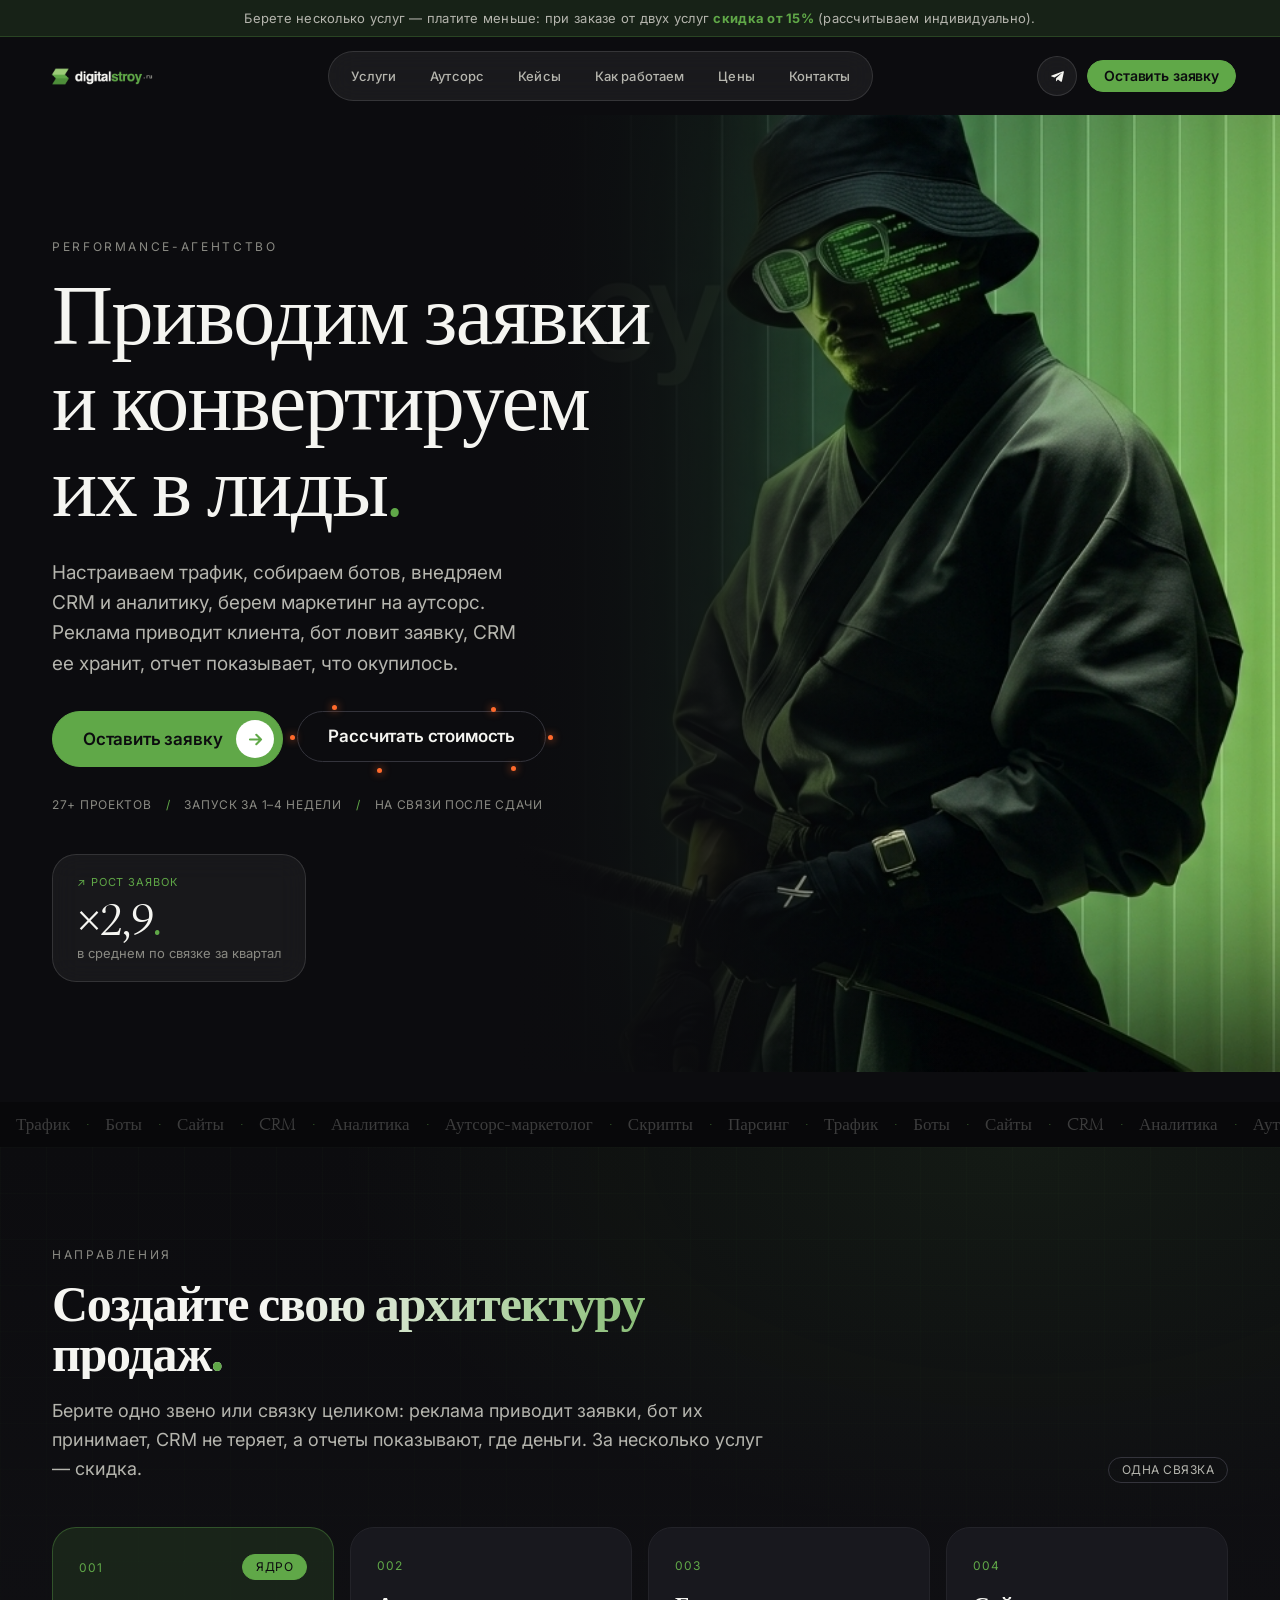
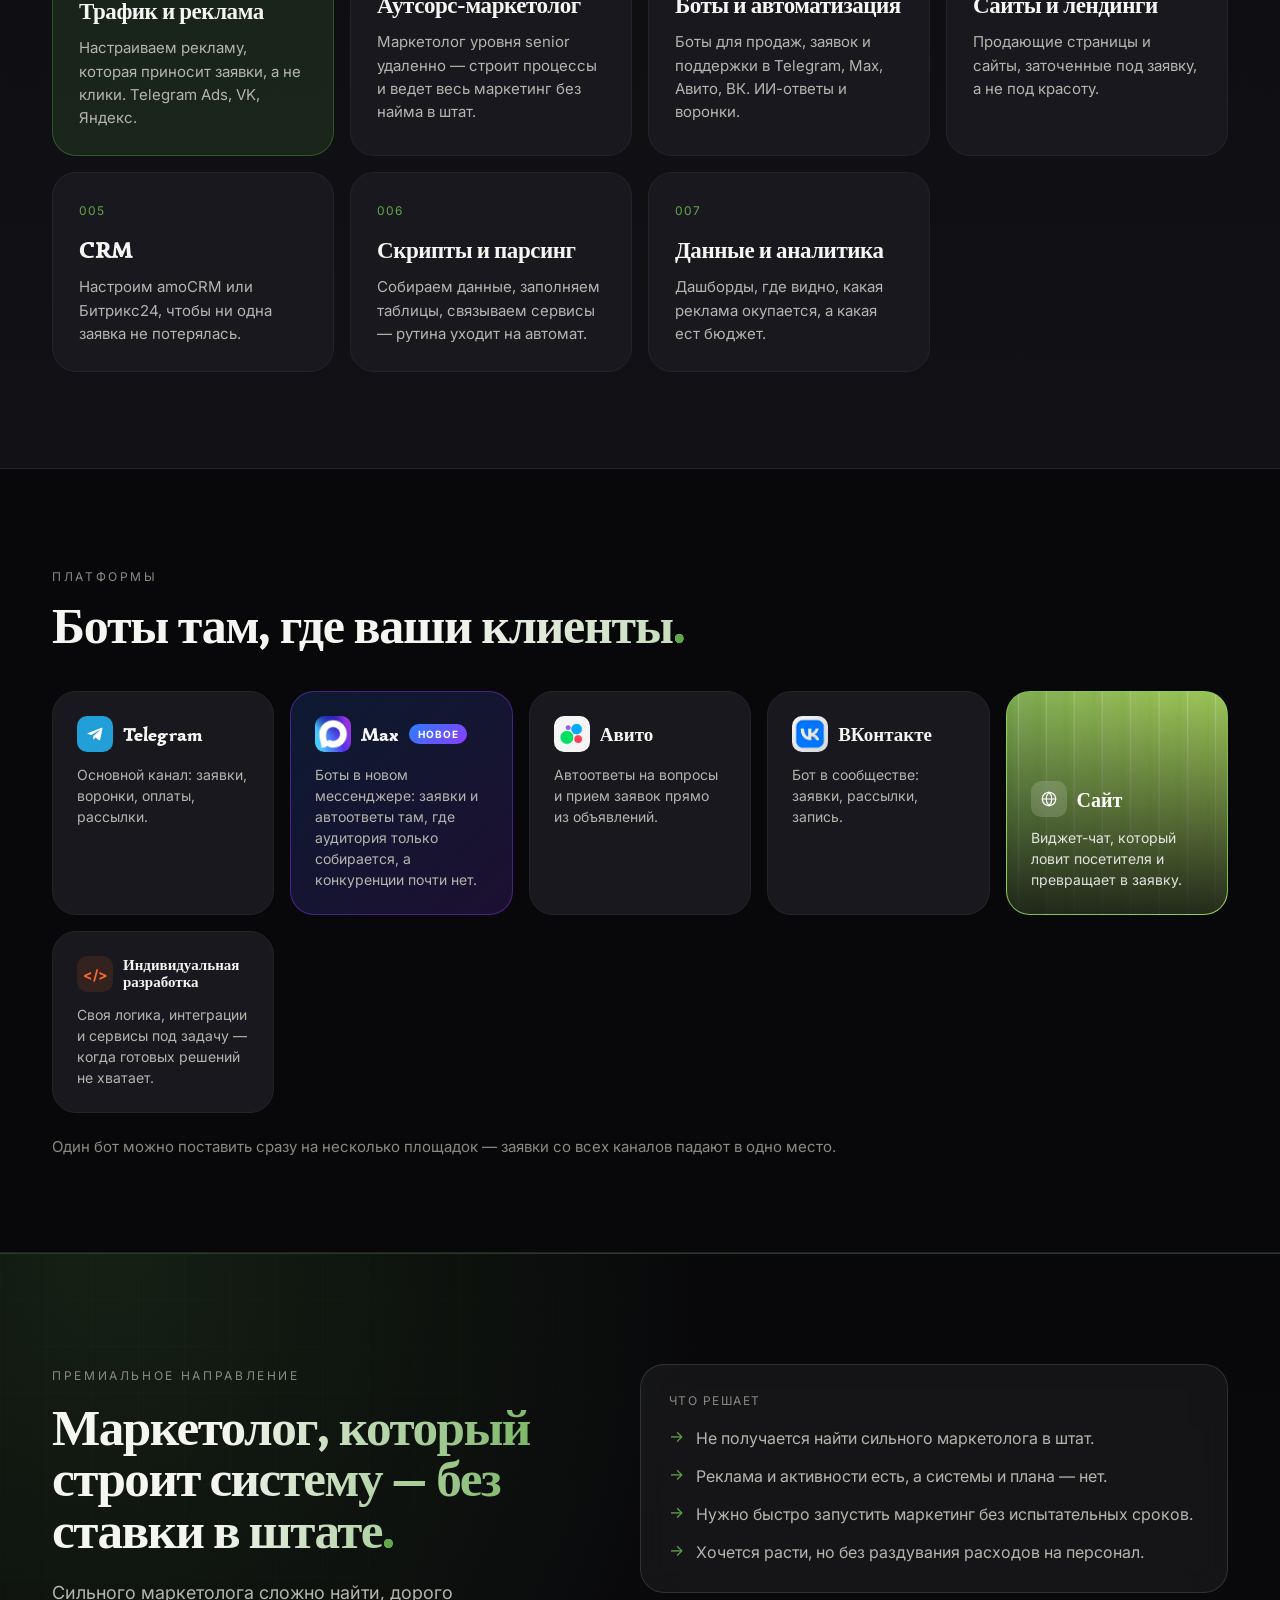
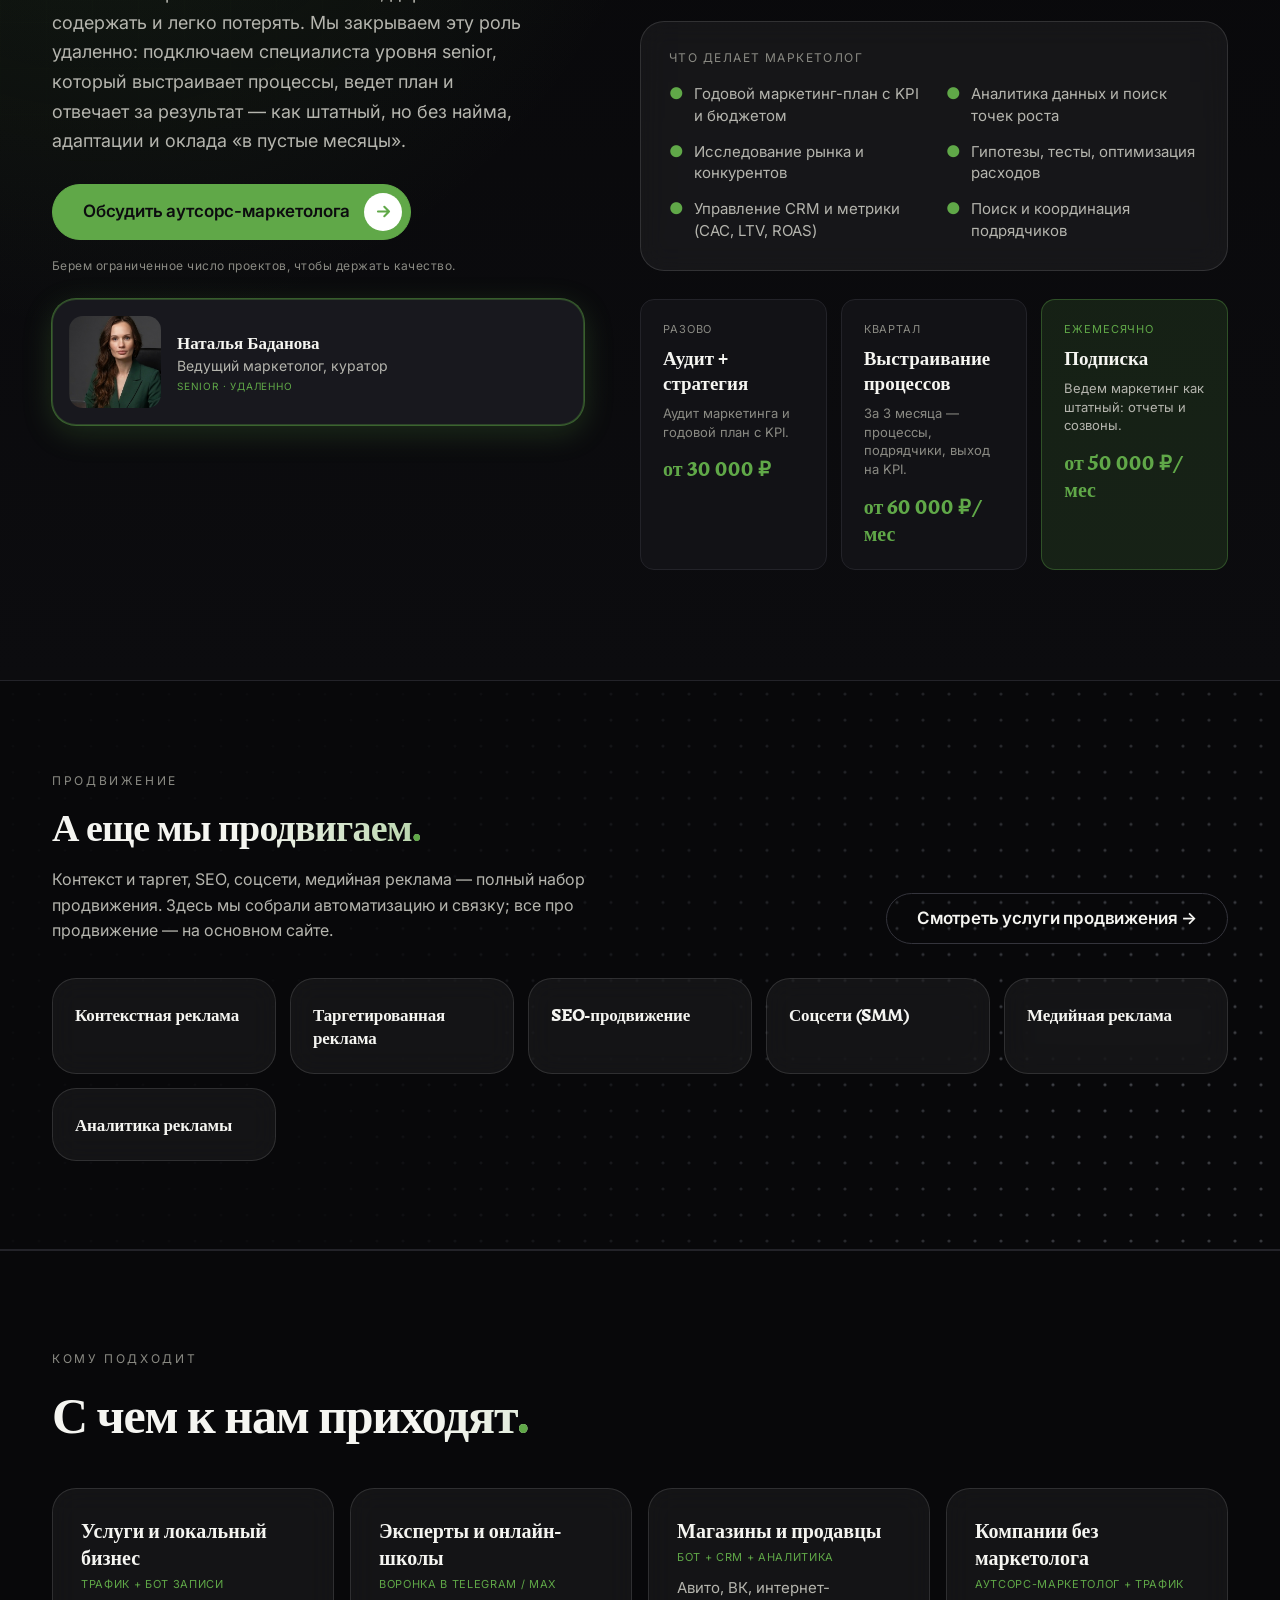
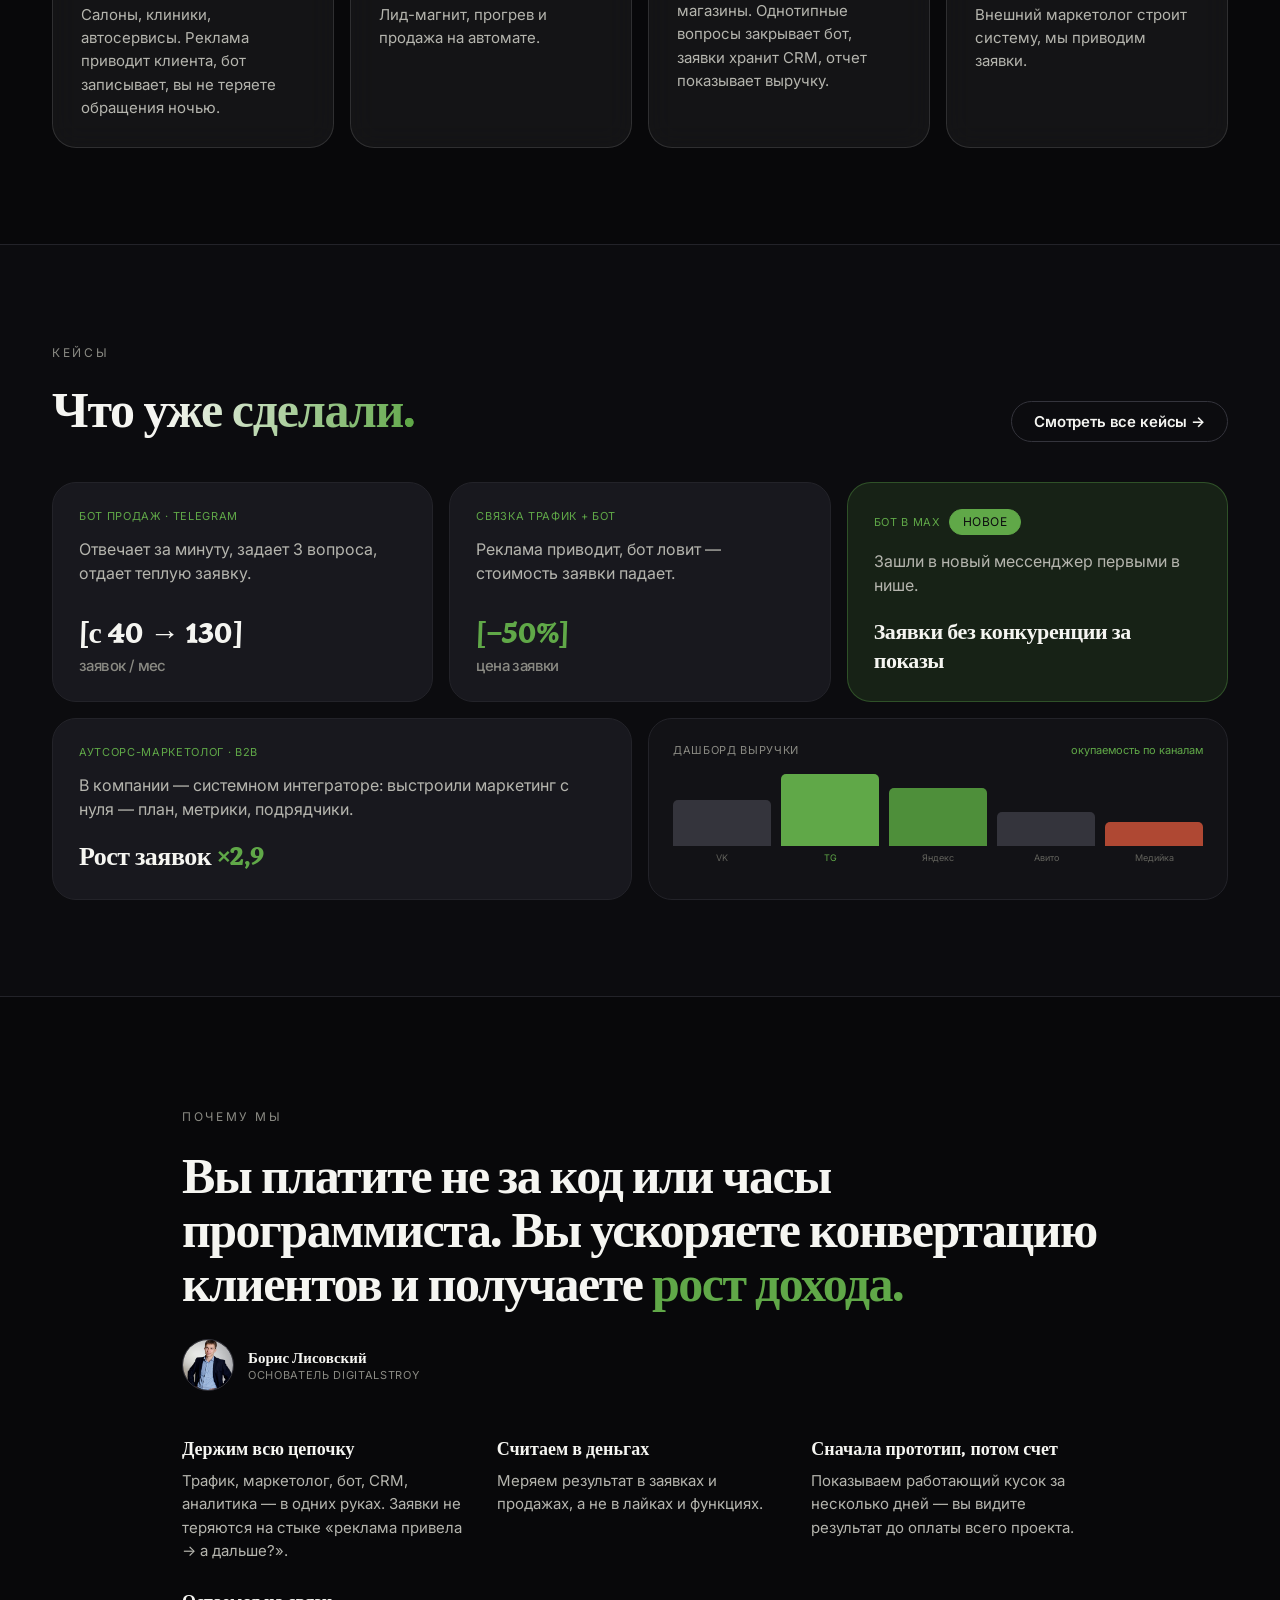
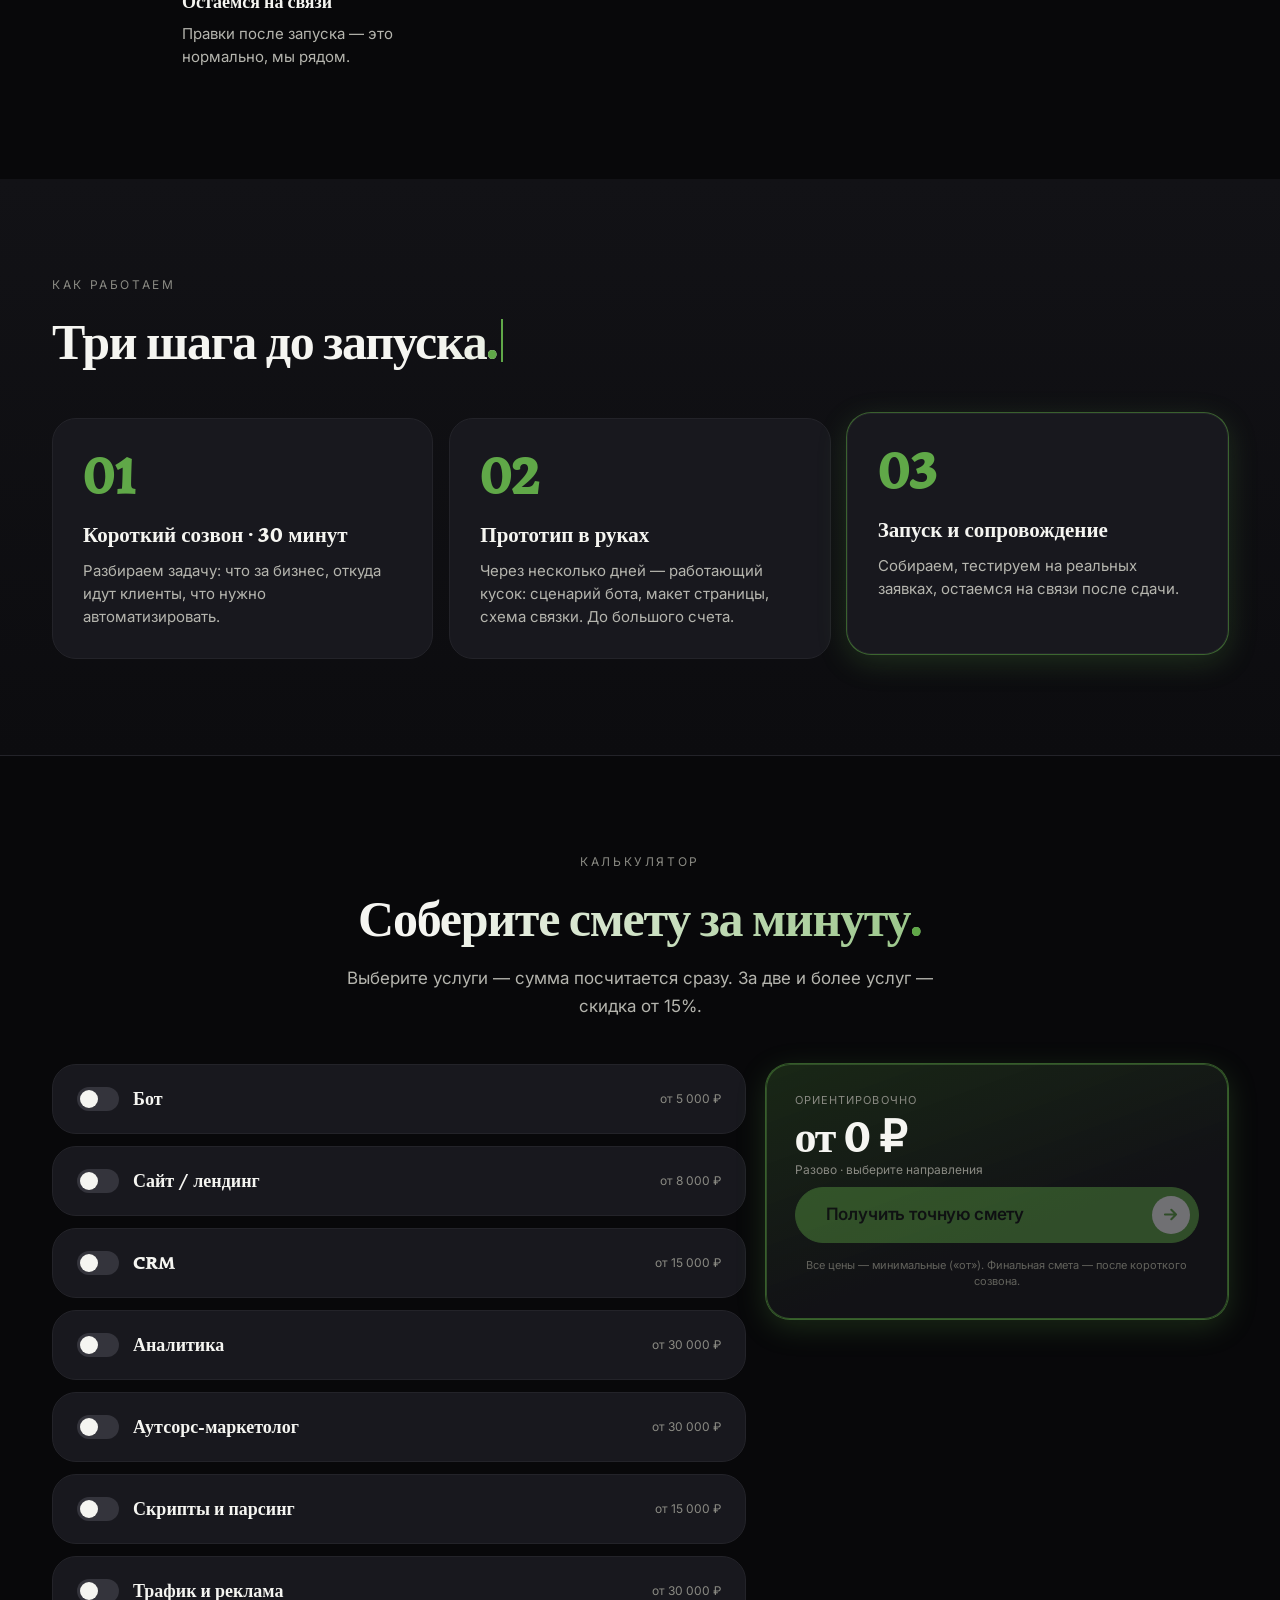
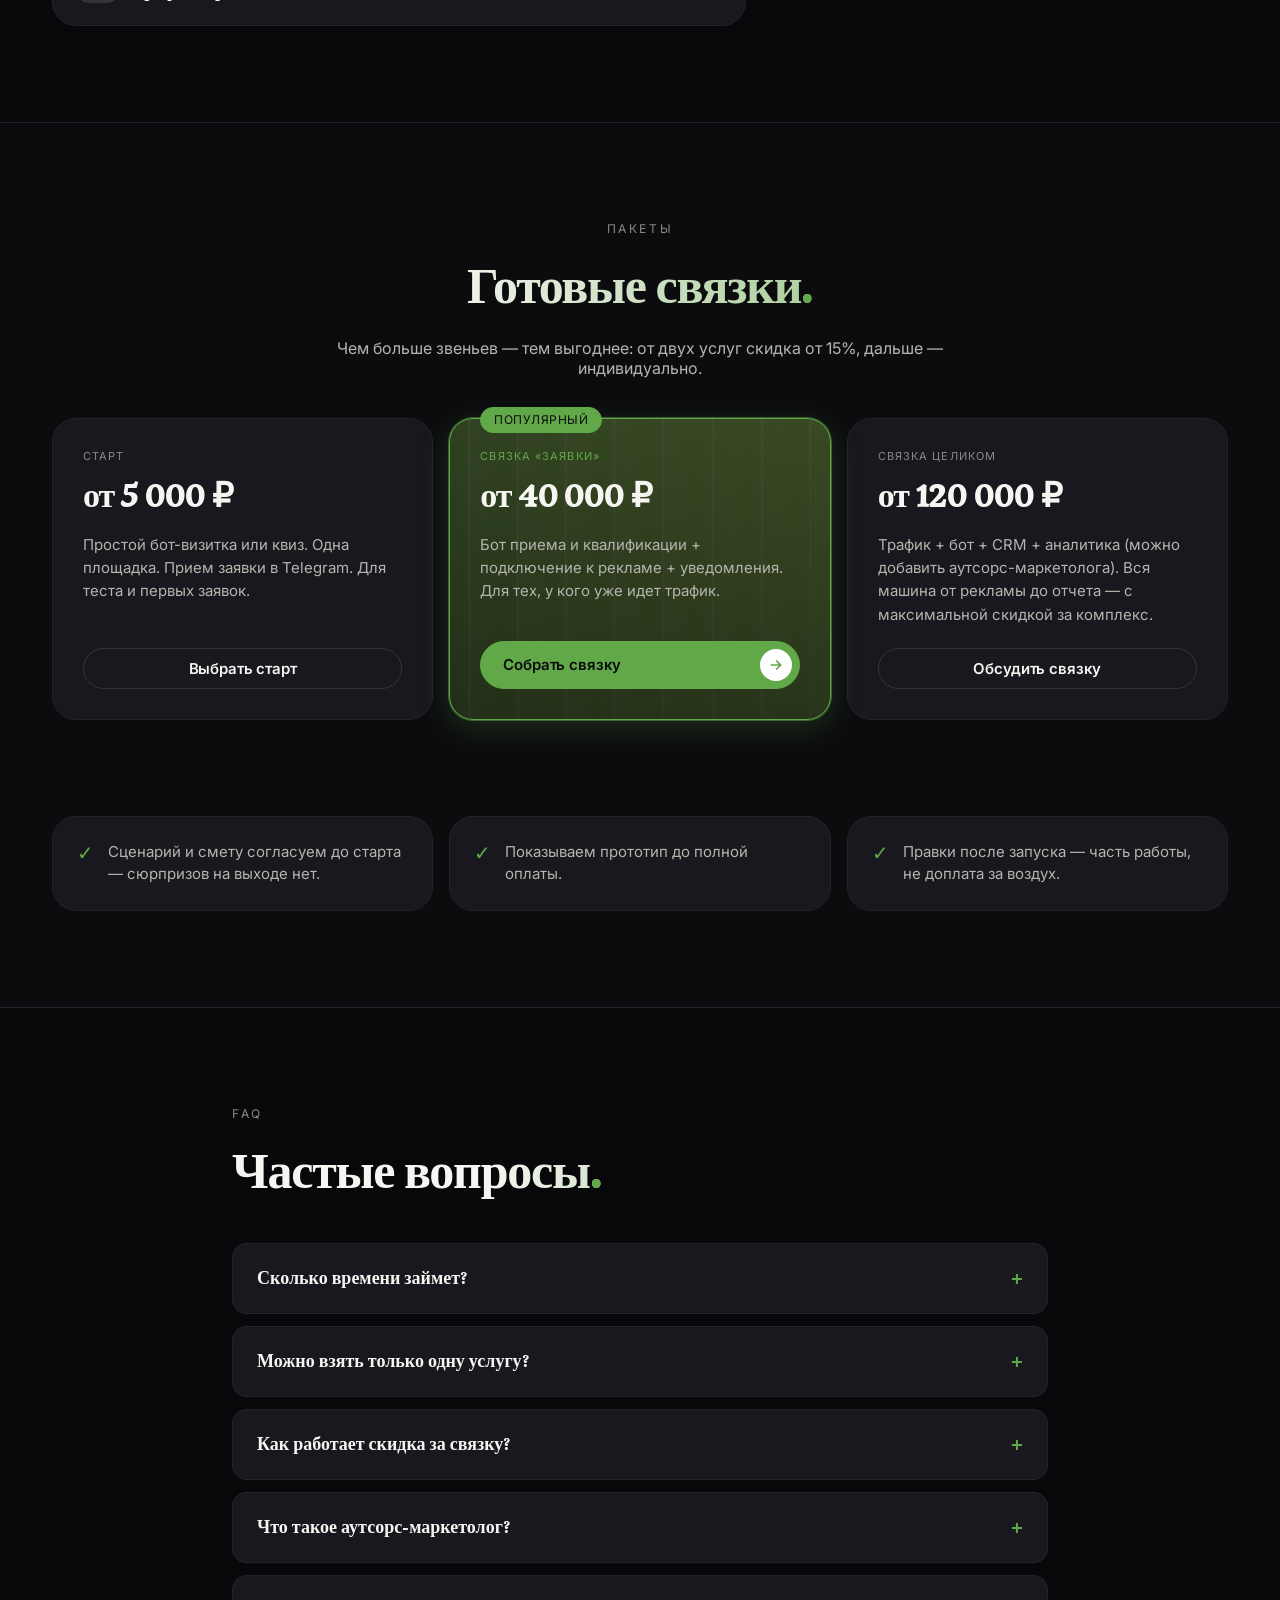
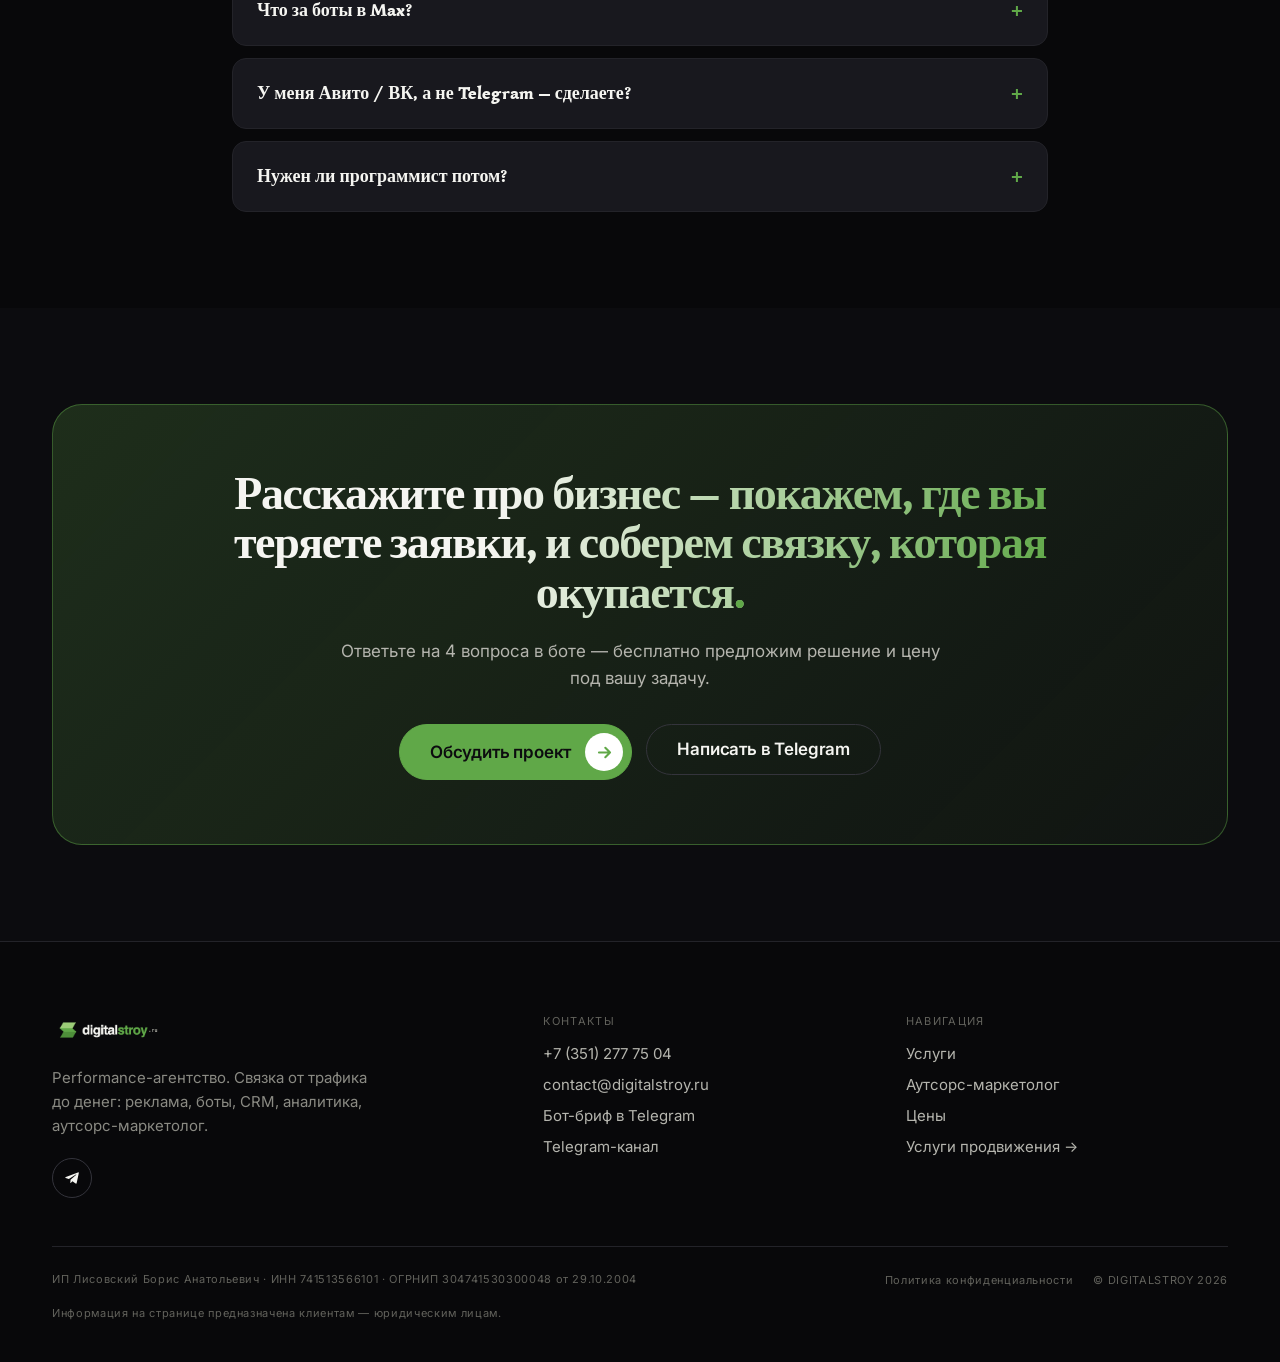
<file: digitalstroy-landing/index.html>
<!DOCTYPE html>
<html lang="ru">
<head>
<meta charset="utf-8">
<meta name="viewport" content="width=device-width, initial-scale=1">
<link rel="icon" type="image/svg+xml" href="favicon.svg">
<title>DigitalStroy — performance-агентство: трафик, боты, CRM, аналитика</title>
<meta name="description" content="Приводим заявки и конвертируем их в лиды. Настраиваем трафик, собираем ботов, внедряем CRM и аналитику, берём маркетинг на аутсорс. За две и более услуг — скидка от 15%.">
<link rel="preconnect" href="https://fonts.gstatic.com" crossorigin>
<link href="https://fonts.googleapis.com/css2?family=Simonetta:wght@400;900&family=Inter:wght@400;500;600;700&display=swap" rel="stylesheet">
<style>
/* ===== design tokens ===== */
/* ── DigitalStroy · design tokens (inlined from the design system) ── */
:root {
  /* ink / canvas */
  --ink-950:#08080A; --ink-900:#0C0C0F; --ink-850:#121216; --ink-800:#18181E;
  --ink-700:#232329; --ink-600:#34343C;
  /* concrete neutrals */
  --concrete-050:#F5F5F1; --concrete-100:#E7E7E1; --concrete-300:#B5B5AE;
  --concrete-400:#8A8A83; --concrete-500:#62625C;
  /* accent — signal green */
  --green-300:#9CCC78; --green-400:#60A848; --green-500:#6FBB52; --green-600:#4E8F3A;
  --green-soft:rgba(96,168,72,0.14);
  /* secondary accent — signal orange */
  --signal-400:#FF6A2C; --signal-soft:rgba(255,106,44,0.12);
  --success:#5BD08A; --warning:#F2C14E; --danger:#F2603F;
  /* semantic aliases */
  --bg-page:var(--ink-900); --bg-deep:var(--ink-950);
  --surface-raised:var(--ink-850); --surface-card:var(--ink-800);
  --border-subtle:var(--ink-700); --border-strong:var(--ink-600);
  --text-strong:var(--concrete-050); --text-body:var(--concrete-300);
  --text-muted:var(--concrete-400); --text-faint:var(--concrete-500);
  --accent:var(--green-400); --accent-hover:var(--green-500); --accent-press:var(--green-600);
  --accent-on:#0C0C0F; --accent-wash:var(--green-soft);
  --accent-2:var(--signal-400); --accent-2-wash:rgba(255,106,44,0.12);
  --max-1:#2B7FFF; --max-2:#8B3BFF;

  /* fonts — this landing overrides DS defaults with Simonetta + Inter */
  --font-display:'Simonetta', Georgia, serif;
  --font-body:'Inter', system-ui, sans-serif;
  --font-mono:'Inter', system-ui, sans-serif;
  --fw-regular:400; --fw-medium:500; --fw-semi:600; --fw-bold:700; --fw-black:800;

  /* spacing / radius / shadow / motion */
  --sp-1:4px; --sp-2:8px; --sp-3:12px; --sp-4:16px; --sp-5:24px; --sp-6:32px;
  --sp-7:48px; --sp-8:64px; --sp-9:96px; --sp-10:128px;
  --r-xs:4px; --r-sm:8px; --r-md:14px; --r-lg:24px; --r-xl:30px; --r-pill:999px;
  --shadow-sm:0 1px 2px rgba(0,0,0,0.4); --shadow-md:0 8px 24px rgba(0,0,0,0.45);
  --shadow-lg:0 24px 60px rgba(0,0,0,0.55);
  --glow-accent:0 0 0 1px rgba(96,168,72,0.5), 0 8px 30px rgba(96,168,72,0.22);
  --ease-out:cubic-bezier(0.22,1,0.36,1); --ease-in-out:cubic-bezier(0.65,0,0.35,1);
  --dur-fast:140ms; --dur-mid:240ms; --dur-slow:480ms;
  --container:1240px;
}

/* ── Button (from DS Button.jsx) ── */
.btn { display:inline-flex; align-items:center; justify-content:center; gap:8px;
  font-family:var(--font-body); font-weight:var(--fw-semi); letter-spacing:-0.01em;
  line-height:1; border-radius:var(--r-pill); cursor:pointer; border:1px solid transparent;
  transition:filter var(--dur-fast) var(--ease-out), box-shadow var(--dur-fast) var(--ease-out), transform var(--dur-fast) var(--ease-out); }
.btn-sm { padding:8px 16px; font-size:14px; gap:6px; }
.btn-md { padding:12px 22px; font-size:15px; gap:8px; }
.btn-lg { padding:16px 30px; font-size:17px; gap:10px; }
.btn-full { width:100%; }
.btn-primary { background:var(--accent); color:var(--accent-on); border-color:var(--accent); gap:14px; }
/* attached button: green pill + white circle with green arrow on the right */
.btn-primary::after { content:""; flex:none; align-self:center; border-radius:999px;
  background:#fff no-repeat center; background-image:url("data:image/svg+xml,%3Csvg xmlns='http://www.w3.org/2000/svg' viewBox='0 0 24 24' fill='none' stroke='%2360A848' stroke-width='2.6' stroke-linecap='round' stroke-linejoin='round'%3E%3Cpath d='M5 12h14M13 6l6 6-6 6'/%3E%3C/svg%3E"); }
.btn-primary.btn-sm::after { width:24px; height:24px; background-size:13px; }
.btn-primary.btn-md::after { width:32px; height:32px; background-size:16px; }
.btn-primary.btn-lg::after { width:38px; height:38px; background-size:19px; }
/* keep overall heights aligned with outline buttons; leave room so text never runs into the circle */
.btn-primary.btn-sm { padding:3px 6px 3px 16px; }
.btn-primary.btn-md { padding:7px 7px 7px 22px; }
.btn-primary.btn-lg { padding:8px 8px 8px 30px; }
.btn-primary.btn-full { justify-content:space-between; }
/* header button stays a plain green pill — no arrow circle */
.btn-primary.btn-noarrow::after { content:none; }
.btn-primary.btn-noarrow { padding:8px 16px; gap:8px; }
.btn-secondary { background:var(--surface-card); color:var(--text-strong); border-color:var(--border-strong); }
.btn-outline { background:transparent; color:var(--text-strong); border-color:var(--border-strong); }
.btn-ghost { background:transparent; color:var(--text-body); border-color:transparent; }
.btn:hover { filter:brightness(1.13) saturate(1.05); box-shadow:0 8px 26px rgba(0,0,0,0.45), 0 0 22px rgba(96,168,72,0.28); }

/* ── Tag (from DS Tag.jsx) ── */
.tag { display:inline-flex; align-items:center; gap:6px; padding:6px 13px;
  font-family:var(--font-mono); font-size:12px; letter-spacing:0.04em; text-transform:uppercase;
  border-radius:var(--r-pill); line-height:1; }
.tag-default { background:var(--surface-card); color:var(--text-body); border:1px solid var(--border-subtle); }
.tag-accent { background:var(--accent-wash); color:var(--accent); border:1px solid transparent; }
.tag-outline { background:transparent; color:var(--text-body); border:1px solid var(--border-strong); }
.tag-solid { background:var(--accent); color:var(--accent-on); border:1px solid var(--accent); }

/* ===== landing helpers (from prototype) ===== */
  /* glass nav pill (reference style) */
  .nav-pill { display: flex; gap: 4px; padding: 7px; border-radius: 999px; background: rgba(255,255,255,0.06); backdrop-filter: blur(14px); -webkit-backdrop-filter: blur(14px); border: 1px solid rgba(255,255,255,0.12); }
  .nav-pill a { font-family: var(--font-body); font-size: 13px; font-weight: 500; letter-spacing: 0.01em; color: var(--text-body); padding: 9px 15px; border-radius: 999px; white-space: nowrap; transition: background var(--dur-fast) var(--ease-out), color var(--dur-fast) var(--ease-out); }
  .nav-pill a:hover { background: rgba(255,255,255,0.10); color: var(--text-strong); }
  .nav-circle { width: 40px; height: 40px; border-radius: 999px; display: inline-flex; align-items: center; justify-content: center; background: rgba(255,255,255,0.06); backdrop-filter: blur(14px); -webkit-backdrop-filter: blur(14px); border: 1px solid rgba(255,255,255,0.12); color: var(--text-strong); transition: border-color var(--dur-fast) var(--ease-out), color var(--dur-fast) var(--ease-out); }
  .nav-circle:hover { border-color: var(--accent); color: var(--accent); }
  [data-open-form] { cursor: pointer; }
  /* gradient text (screen 2+) */
  .grad-text { background: linear-gradient(100deg, var(--concrete-050) 32%, var(--accent) 100%); -webkit-background-clip: text; background-clip: text; -webkit-text-fill-color: transparent; color: transparent; }
  .grad-text span { -webkit-text-fill-color: var(--accent); color: var(--accent); }
  html { scroll-behavior: smooth; }
  html, body { margin: 0; background: #0C0C0F; }
  * { box-sizing: border-box; }
  ::selection { background: rgba(96,168,72,0.3); }
  a { color: var(--accent); text-decoration: none; }
  a:hover { color: var(--accent-hover); }
  section[id] { scroll-margin-top: 96px; }
  details > summary { list-style: none; cursor: pointer; }
  details > summary::-webkit-details-marker { display: none; }
  details[open] .ds-faq-plus { transform: rotate(45deg); }

  /* eyebrows — plain mono word, no dot marker, typewriter on scroll */
  .ds-eyebrow { display: inline-block; font-family: var(--font-mono); font-size: 12px; font-weight: 400; letter-spacing: 0.22em; text-transform: uppercase; color: var(--text-muted); min-height: 15px; }
  .tw-caret { display: inline-block; width: 0.5ch; margin-left: 1px; color: var(--accent); animation: tw-blink 0.9s steps(1) infinite; }
  @keyframes tw-blink { 50% { opacity: 0; } }

  /* hero tech pattern */
  .tech-grid { background-image: linear-gradient(rgba(96,168,72,0.05) 1px, transparent 1px), linear-gradient(90deg, rgba(96,168,72,0.05) 1px, transparent 1px); background-size: 46px 46px; }

  /* flicker dot-lights around the calc button */
  @keyframes flick { 0%, 100% { opacity: 0.15; } 50% { opacity: 1; } }
  .flick-dot { position: absolute; width: 5px; height: 5px; border-radius: 999px; background: var(--accent-2); box-shadow: 0 0 8px var(--accent-2); animation: flick 1.8s ease-in-out infinite; }

  /* lighter marquee */
  @keyframes ds-marq { from { transform: translateX(0); } to { transform: translateX(-50%); } }

  /* CTA breathing glow */
  @keyframes cta-glow { 0%, 100% { box-shadow: 0 0 0 1px rgba(96,168,72,0.35), 0 0 45px rgba(96,168,72,0.10); } 50% { box-shadow: 0 0 0 1px rgba(96,168,72,0.65), 0 0 80px rgba(96,168,72,0.25); } }

  /* global button hover — brighten + shadow */
  button { transition: filter var(--dur-fast) var(--ease-out), box-shadow var(--dur-fast) var(--ease-out), transform var(--dur-fast) var(--ease-out); }
  button:hover { filter: brightness(1.13) saturate(1.05); box-shadow: 0 8px 26px rgba(0,0,0,0.45), 0 0 22px rgba(96,168,72,0.28); }

  /* gradient-dots canvas */
  .gradient-dots { position: absolute; inset: 0; width: 100%; height: 100%; pointer-events: none; }

  /* calc button: flick dots fly outward on hover + brighten */
  .calc-btn { position: relative; display: inline-flex; }
  .calc-btn .flick-dot { transition: transform .55s var(--ease-out), opacity .55s var(--ease-out); }
  .calc-btn:hover .flick-dot { transform: translate(var(--fx,0), var(--fy,0)) scale(1.4); opacity: 0; }
  .calc-btn:hover button { filter: brightness(1.2); box-shadow: 0 0 0 1px var(--accent), 0 0 34px rgba(96,168,72,0.55); }

  /* silicone / glass cards */
  .glass-card { background: rgba(255,255,255,0.05); backdrop-filter: blur(14px); -webkit-backdrop-filter: blur(14px); border: 1px solid rgba(255,255,255,0.12); border-radius: var(--r-lg); transition: transform var(--dur-mid) var(--ease-out), background var(--dur-mid) var(--ease-out), border-color var(--dur-mid) var(--ease-out), box-shadow var(--dur-mid) var(--ease-out); }
  .glass-card:hover { transform: translateY(-4px); background: rgba(255,255,255,0.09); border-color: rgba(255,255,255,0.28); box-shadow: 0 14px 40px rgba(0,0,0,0.4); }
  .glass-title { transition: color var(--dur-fast) var(--ease-out); cursor: default; }
  .glass-card:hover .glass-title { color: var(--accent); }

  /* selectable cards */
  .sel-card, .tariff-card { cursor: pointer; }
  .sel-card.selected, .tariff-card.selected { border-color: var(--accent) !important; box-shadow: var(--glow-accent) !important; }
  .tariff-card.selected button { background: var(--accent) !important; color: var(--accent-on) !important; border-color: var(--accent) !important; }

  /* marketer bullet: green → orange on select */
  .mk-item { cursor: pointer; }
  .mk-item .mk-dot { transition: color var(--dur-fast) var(--ease-out); }
  .mk-item.selected .mk-dot { color: var(--accent-2) !important; }
  .mk-item.selected .mk-txt { color: var(--text-strong); }

  /* process: sequential glow */
  .step-card { transition: border-color .45s var(--ease-out), box-shadow .45s var(--ease-out), transform .45s var(--ease-out); }
  .step-card.lit { border-color: var(--accent); box-shadow: var(--glow-accent); transform: translateY(-5px); }
  .step-card.lit .step-num { color: var(--accent-2); }

  /* discount sparks */
  .spark { position: absolute; width: 4px; height: 4px; border-radius: 999px; background: var(--accent); box-shadow: 0 0 7px var(--accent); animation: flick 1.5s ease-in-out infinite; }

  /* chat typing dots */
  @keyframes td-bounce { 0%, 80%, 100% { transform: translateY(0); opacity: 0.35; } 40% { transform: translateY(-4px); opacity: 1; } }
  .td { width: 6px; height: 6px; border-radius: 999px; background: var(--text-muted); display: inline-block; animation: td-bounce 1s infinite; }

  /* form modal */
  .ds-modal-overlay { position: fixed; inset: 0; z-index: 100; background: rgba(6,6,8,0.74); backdrop-filter: blur(6px); display: flex; align-items: flex-start; justify-content: center; padding: 56px 20px; overflow-y: auto; opacity: 0; pointer-events: none; transition: opacity .3s var(--ease-out); }
  .ds-modal-overlay.open { opacity: 1; pointer-events: auto; }
  .ds-modal { width: 100%; max-width: 620px; background: var(--surface-raised); border: 1px solid var(--border-strong); border-radius: var(--r-xl); padding: 30px 30px 34px; position: relative; transform: translateY(18px); transition: transform .3s var(--ease-out); }
  .ds-modal-overlay.open .ds-modal { transform: translateY(0); }
  .ds-modal-close { position: absolute; top: 16px; right: 16px; width: 34px; height: 34px; border-radius: 999px; border: 1px solid var(--border-strong); background: transparent; color: var(--text-body); font-size: 18px; cursor: pointer; display: inline-flex; align-items: center; justify-content: center; }

  @media (prefers-reduced-motion: reduce) {
    .flick-dot, .spark { animation: none; opacity: 0.5; }
    .tw-caret, .td { animation: none; }
    .step-card.lit { transition: none; }
  }
/* ===== hover states (converted from style-hover) ===== */
  .hv-1:hover { transform: translateY(-4px); border-color: var(--signal-400); box-shadow: 0 0 0 1px rgba(255,106,44,0.55), 0 14px 36px rgba(255,106,44,0.20); }
  .hv-2:hover { transform: translateY(-4px); border-color: var(--max-2); box-shadow: 0 0 0 1px rgba(139,59,255,0.55), 0 14px 36px rgba(89,59,255,0.30); }
  .hv-3:hover { transform: translateY(-4px); box-shadow: 0 0 0 1px var(--accent), 0 14px 36px rgba(96,168,72,0.28); }
  .hv-4:hover { border-color: var(--accent); color: var(--accent); }
  .hv-5:hover { color: var(--accent); }
  .hv-6:hover { transform: translateY(-2px); }
/* ===== calculator ===== */
/* ===== Калькулятор ===== */
#calc-app { display: grid; grid-template-columns: 1.5fr 1fr; gap: 20px; align-items: start; }
.cc-directions { display: flex; flex-direction: column; gap: 12px; }

.cc-dir { background: var(--surface-card); border: 1px solid var(--border-subtle); border-radius: var(--r-lg); padding: 6px; transition: border-color var(--dur-mid) var(--ease-out), background var(--dur-mid) var(--ease-out); }
.cc-dir.on { border-color: rgba(96,168,72,0.4); background: linear-gradient(180deg, var(--accent-wash), var(--surface-card) 60%); }

.cc-dir-head { display: flex; align-items: center; gap: 14px; padding: 16px 18px; cursor: pointer; user-select: none; }
.cc-dir-name { font-family: var(--font-display); font-size: 18px; font-weight: 700; color: var(--text-strong); flex: 1; }
.cc-dir-from { font-family: var(--font-mono); font-size: 12px; color: var(--text-muted); white-space: nowrap; }
.cc-dir.on .cc-dir-from { display: none; }

/* тумблер */
.cc-switch { position: relative; width: 42px; height: 24px; border-radius: 999px; background: var(--border-strong); flex: none; transition: background var(--dur-fast) var(--ease-out); }
.cc-switch input { position: absolute; inset: 0; opacity: 0; margin: 0; cursor: pointer; }
.cc-knob { position: absolute; top: 3px; left: 3px; width: 18px; height: 18px; border-radius: 999px; background: var(--text-strong); transition: transform var(--dur-fast) var(--ease-out); }
.cc-switch input:checked ~ .cc-knob { transform: translateX(18px); background: var(--accent-on); }
.cc-switch:has(input:checked) { background: var(--accent); }
.cc-switch input:focus-visible ~ .cc-knob { box-shadow: 0 0 0 3px var(--accent-wash); }

/* тело раскрытия */
.cc-dir-body { display: none; padding: 4px 18px 18px; flex-direction: column; gap: 8px; }
.cc-dir.on .cc-dir-body { display: flex; }
.cc-sub { font-family: var(--font-mono); font-size: 11px; letter-spacing: 0.1em; text-transform: uppercase; color: var(--text-muted); margin: 8px 0 2px; }

/* radio-тарифы */
.cc-tiers { display: flex; flex-direction: column; gap: 8px; }
.cc-radio, .cc-check { display: flex; align-items: center; gap: 12px; padding: 12px 14px; border-radius: var(--r-md); border: 1px solid var(--border-subtle); background: var(--surface-raised); cursor: pointer; transition: border-color var(--dur-fast) var(--ease-out), background var(--dur-fast) var(--ease-out); }
.cc-radio input, .cc-check input { position: absolute; opacity: 0; width: 0; height: 0; }
.cc-dot { width: 18px; height: 18px; border-radius: 999px; border: 2px solid var(--border-strong); flex: none; transition: border-width var(--dur-fast) var(--ease-out), border-color var(--dur-fast) var(--ease-out); }
.cc-radio:has(input:checked) { border-color: var(--accent); background: var(--accent-wash); }
.cc-radio:has(input:checked) .cc-dot { border-width: 5px; border-color: var(--accent); }
.cc-radio-label, .cc-check-label { font-family: var(--font-body); font-size: 15px; color: var(--text-body); flex: 1; }
.cc-radio:has(input:checked) .cc-radio-label { color: var(--text-strong); font-weight: 600; }
.cc-price { font-family: var(--font-mono); font-size: 13px; color: var(--text-muted); white-space: nowrap; }
.cc-radio:has(input:checked) .cc-price { color: var(--accent); }
.cc-per { color: var(--text-faint); }

/* checkbox-опции */
.cc-addons { display: grid; grid-template-columns: 1fr 1fr; gap: 8px; }
.cc-box { width: 18px; height: 18px; border-radius: 5px; border: 2px solid var(--border-strong); flex: none; display: inline-flex; align-items: center; justify-content: center; font-size: 12px; color: var(--accent-on); transition: background var(--dur-fast) var(--ease-out), border-color var(--dur-fast) var(--ease-out); }
.cc-check:has(input:checked) { border-color: var(--accent); background: var(--accent-wash); }
.cc-check:has(input:checked) .cc-box { background: var(--accent); border-color: var(--accent); }
.cc-check:has(input:checked) .cc-box::after { content: "✓"; }
.cc-check:has(input:checked) .cc-check-label { color: var(--text-strong); }
.cc-check input:focus-visible ~ .cc-box, .cc-radio input:focus-visible ~ .cc-dot { box-shadow: 0 0 0 3px var(--accent-wash); }

/* степпер */
.cc-stepper { display: flex; align-items: center; justify-content: space-between; gap: 12px; padding: 12px 14px; border-radius: var(--r-md); border: 1px solid var(--border-subtle); background: var(--surface-raised); margin-top: 4px; }
.cc-step-label { font-family: var(--font-body); font-size: 14px; color: var(--text-body); }
.cc-step-ctrl { display: inline-flex; align-items: center; gap: 6px; flex: none; }
.cc-step-btn { width: 30px; height: 30px; border-radius: 8px; border: 1px solid var(--border-strong); background: var(--surface-card); color: var(--text-strong); font-size: 18px; line-height: 1; cursor: pointer; }
.cc-step-val { font-family: var(--font-mono); font-size: 15px; color: var(--text-strong); min-width: 20px; text-align: center; }

.cc-note { font-family: var(--font-body); font-size: 14px; line-height: 1.5; color: var(--text-muted); margin: 4px 0 0; }
.cc-note b { color: var(--accent); }

/* панель итога */
.cc-summary { position: sticky; top: 100px; background: linear-gradient(160deg, rgba(96,168,72,0.20), var(--surface-raised) 62%); border: 1px solid rgba(96,168,72,0.4); border-radius: var(--r-lg); padding: 28px; box-shadow: var(--glow-accent); }
.cc-sum-eyebrow { font-family: var(--font-mono); font-size: 11px; letter-spacing: 0.1em; text-transform: uppercase; color: var(--text-muted); }
.cc-sum-main { font-family: var(--font-display); font-size: 44px; font-weight: 700; letter-spacing: -0.03em; color: var(--text-strong); margin: 8px 0 2px; line-height: 1.02; }
.cc-sum-old { font-family: var(--font-mono); font-size: 15px; color: var(--text-faint); margin-bottom: 2px; }
.cc-sum-old s { color: var(--text-faint); }
.cc-sum-cap { font-family: var(--font-mono); font-size: 12px; color: var(--text-muted); margin-bottom: 6px; }
.cc-sum-monthly { font-family: var(--font-body); font-size: 15px; color: var(--text-body); margin: 6px 0 4px; }
.cc-sum-monthly b { color: var(--text-strong); font-family: var(--font-display); }
.cc-sum-lines { display: flex; flex-direction: column; gap: 8px; padding: 16px 0; margin: 14px 0; border-top: 1px solid var(--border-subtle); border-bottom: 1px solid var(--border-subtle); }
.cc-sum-line { display: flex; justify-content: space-between; gap: 12px; font-family: var(--font-body); font-size: 14px; color: var(--text-body); }
.cc-sum-line span:last-child { font-family: var(--font-mono); white-space: nowrap; color: var(--text-muted); }

.cc-badge-wrap { background: var(--accent-wash); border: 1px solid rgba(96,168,72,0.35); border-radius: var(--r-md); padding: 14px 16px; margin-bottom: 16px; }
.cc-badge { display: inline-block; font-family: var(--font-mono); font-size: 12px; font-weight: 700; letter-spacing: 0.04em; color: var(--accent-on); background: var(--accent); padding: 4px 10px; border-radius: 999px; margin-bottom: 8px; }
.cc-badge-note { font-family: var(--font-body); font-size: 13px; line-height: 1.45; color: var(--text-body); margin: 0; }
.cc-indiv { font-family: var(--font-body); font-size: 13px; line-height: 1.45; color: var(--text-muted); margin: 0 0 16px; }
.cc-cta { margin-top: 4px; }
.cc-cta[disabled] { opacity: 0.4; cursor: not-allowed; }
.cc-foot { font-family: var(--font-mono); font-size: 11px; line-height: 1.5; color: var(--text-faint); margin: 14px 0 0; text-align: center; }

@media (max-width: 900px) {
  #calc-app { grid-template-columns: 1fr; }
  .cc-addons { grid-template-columns: 1fr; }
  .cc-summary { position: sticky; bottom: 0; top: auto; z-index: 30; }
}

/* ===== Responsive layer (handoff shipped desktop-only; overrides target the
   prototype's inline grids via [style*=...] selectors — !important beats inline). ===== */

/* Tablet and below */
@media (max-width: 980px) {
  /* hide the glass nav-pill; keep logo + actions */
  .nav-pill { display: none !important; }
  /* outsource: two columns → one, drop sticky */
  [style*="0.95fr 1.05fr"] { grid-template-columns: 1fr !important; gap: 32px !important; }
  #outsource [style*="position: sticky"] { position: static !important; top: auto !important; }
  /* cases: 6-col bento → single column, spans full-width */
  [style*="repeat(6, 1fr)"] { grid-template-columns: 1fr !important; }
  [style*="grid-column: span 2"],
  [style*="grid-column: span 3"] { grid-column: auto !important; }
  /* footer: three columns → one */
  [style*="1.4fr 1fr 1fr"] { grid-template-columns: 1fr !important; gap: 32px !important; }
  /* marketer "что делает" two-col list → one */
  [data-mk] { grid-template-columns: 1fr !important; }
}

/* Phones */
@media (max-width: 640px) {
  /* uniform side padding on every centered container */
  [style*="max-width: 1240px"],
  [style*="max-width: 980px"],
  [style*="max-width: 880px"] {
    padding-left: 20px !important;
    padding-right: 20px !important;
  }
  /* hero: tighter vertical rhythm */
  [style*="padding: 120px 32px 90px"] { padding-top: 88px !important; padding-bottom: 64px !important; }
  /* trim oversized section vertical padding */
  [style*="padding: 110px 32px"] { padding-top: 64px !important; padding-bottom: 64px !important; }
  /* header actions: keep on one row, allow shrink */
  header [style*="justify-content: space-between"] { gap: 10px !important; }
  /* floating bot button: smaller, no long label crowding the corner */
}

</style>
<!-- Yandex.Metrika counter -->
<script type="text/javascript">
    (function(m,e,t,r,i,k,a){
        m[i]=m[i]||function(){(m[i].a=m[i].a||[]).push(arguments)};
        m[i].l=1*new Date();
        for (var j = 0; j < document.scripts.length; j++) {if (document.scripts[j].src === r) { return; }}
        k=e.createElement(t),a=e.getElementsByTagName(t)[0],k.async=1,k.src=r,a.parentNode.insertBefore(k,a)
    })(window, document,'script','https://mc.yandex.ru/metrika/tag.js?id=110761643', 'ym');

    ym(110761643, 'init', {ssr:true, webvisor:true, clickmap:true, ecommerce:"dataLayer", referrer: document.referrer, url: location.href, accurateTrackBounce:true, trackLinks:true});
</script>
<!-- /Yandex.Metrika counter -->
<!-- Callibri -->
<script src="//cdn.callibri.ru/callibri.js" type="text/javascript" charset="utf-8" defer></script>
</head>
<body>
<noscript><div><img src="https://mc.yandex.ru/watch/110761643" style="position:absolute; left:-9999px;" alt="" /></div></noscript>
<div style="background: var(--bg-page); min-height: 100vh; font-family: var(--font-body);">

<!-- ═══ ANNOUNCEMENT BAR ═══ -->
<div style="background: var(--accent-wash); border-bottom: 1px solid rgba(96,168,72,0.25);">
  <div style="max-width: 1240px; margin: 0 auto; padding: 10px 32px; display: flex; align-items: center; justify-content: center; gap: 10px; text-align: center;">
    <span style="font-family: var(--font-mono); font-size: 13px; letter-spacing: 0.02em; color: var(--text-body);">Берете несколько услуг — платите меньше: при заказе от двух услуг <span style="color: var(--accent); font-weight: 700;">скидка от 15%</span> (рассчитываем индивидуально).</span>
  </div>
</div>

<!-- ═══ NAV ═══ -->
<header style="position: sticky; top: 0; z-index: 40; padding: 14px 0;">
  <div style="max-width: 1240px; margin: 0 auto; padding: 0 24px; display: flex; align-items: center; justify-content: space-between; gap: 16px;">
    <a href="#top" style="display: flex; align-items: center; flex: none;"><img src="assets/logo-wordmark-light.png" height="33" alt="DigitalStroy" style="display: block;"></a>
    <nav class="nav-pill">
      <a href="#services">Услуги</a>
      <a href="#outsource">Аутсорс</a>
      <a href="#cases">Кейсы</a>
      <a href="#process">Как работаем</a>
      <a href="#prices">Цены</a>
      <a href="#contacts">Контакты</a>
    </nav>
    <div style="display: flex; align-items: center; gap: 10px; flex: none;">
      <a href="https://t.me/digitalstroyru" target="_blank" rel="noopener" aria-label="Telegram" class="nav-circle">
        <svg width="17" height="17" viewBox="0 0 24 24" fill="currentColor"><path d="M9.78 18.65l.28-4.23 7.68-6.92c.34-.31-.07-.46-.52-.19L7.74 13.3 3.64 12c-.88-.25-.89-.86.2-1.3l15.97-6.16c.73-.33 1.43.18 1.15 1.3l-2.72 12.81c-.19.91-.74 1.13-1.5.71L12.6 16.3l-1.99 1.93c-.23.23-.42.42-.83.42z"/></svg>
      </a>
      <span data-open-form><button type="button" class="btn btn-primary btn-sm btn-noarrow">Оставить заявку</button></span>
    </div>
  </div>
</header>

<span id="top"></span>

<!-- ═══ HERO ═══ -->
<section id="hero" style="position: relative; overflow: hidden; min-height: 90vh; display: flex; align-items: center; background: radial-gradient(85% 120% at 100% 25%, rgba(96,168,72,0.30), rgba(12,12,15,0) 55%), linear-gradient(120deg, var(--ink-950), var(--ink-900));">
  <div style="position: absolute; top: 0; right: 0; bottom: 0; width: 62%; background: url('assets/hero-samurai.jpg') 48% center / cover no-repeat; -webkit-mask-image: linear-gradient(90deg, transparent 0%, #000 42%); mask-image: linear-gradient(90deg, transparent 0%, #000 42%); pointer-events: none;"></div>
  <div style="position: absolute; inset: 0; background: linear-gradient(90deg, #0C0C0F 0%, #0C0C0F 40%, rgba(12,12,15,0.7) 56%, rgba(12,12,15,0) 74%); pointer-events: none;"></div>
  <div style="position: relative; max-width: 1240px; margin: 0 auto; padding: 120px 32px 90px; width: 100%;">
    <div style="max-width: 640px;">
      <span class="ds-eyebrow">Performance-агентство</span>
      <h1 style="font-family: var(--font-display); font-size: clamp(46px, 6.6vw, 96px); font-weight: 400; letter-spacing: -0.02em; line-height: 1.02; margin: 18px 0 0; color: var(--text-strong);">Приводим заявки<br>и конвертируем<br>их в лиды<span style="color: var(--accent);">.</span></h1>
      <p style="font-family: var(--font-body); font-size: 19px; line-height: 1.6; color: var(--text-body); max-width: 480px; margin: 26px 0 0;">Настраиваем трафик, собираем ботов, внедряем CRM и аналитику, берем маркетинг на аутсорс. Реклама приводит клиента, бот ловит заявку, CRM ее хранит, отчет показывает, что окупилось.</p>
      <div style="display: flex; gap: 14px; flex-wrap: wrap; margin-top: 32px;">
        <span data-open-form><button type="button" class="btn btn-primary btn-lg">Оставить заявку</button></span>
        <span class="calc-btn">
          <a href="#calc"><button type="button" class="btn btn-outline btn-lg">Рассчитать стоимость</button></a>
          <span class="flick-dot" style="top: -6px; left: 14%; animation-delay: 0s; --fx: -18px; --fy: -26px;"></span>
          <span class="flick-dot" style="top: -4px; right: 20%; animation-delay: .45s; --fx: 24px; --fy: -22px;"></span>
          <span class="flick-dot" style="bottom: -6px; left: 32%; animation-delay: .9s; --fx: -14px; --fy: 26px;"></span>
          <span class="flick-dot" style="bottom: -4px; right: 12%; animation-delay: 1.3s; --fx: 22px; --fy: 24px;"></span>
          <span class="flick-dot" style="top: 42%; left: -7px; animation-delay: .65s; --fx: -30px; --fy: 0px;"></span>
          <span class="flick-dot" style="top: 42%; right: -7px; animation-delay: 1.05s; --fx: 30px; --fy: 0px;"></span>
        </span>
      </div>
      <div style="display: flex; gap: 14px; flex-wrap: wrap; align-items: center; margin-top: 30px; font-family: var(--font-mono); font-size: 12px; letter-spacing: 0.06em; text-transform: uppercase; color: var(--text-muted);">
        <span>27+ проектов</span>
        <span style="color: var(--accent);">/</span>
        <span>запуск за 1–4 недели</span>
        <span style="color: var(--accent);">/</span>
        <span>на связи после сдачи</span>
      </div>
      <div style="margin-top: 42px; display: flex; gap: 14px; flex-wrap: wrap;">
        <div class="glass-card" style="padding: 20px 24px; min-width: 230px;">
          <div style="font-family: var(--font-mono); font-size: 11px; letter-spacing: 0.08em; text-transform: uppercase; color: var(--accent); display: flex; align-items: center; gap: 6px;">↗ Рост заявок</div>
          <div style="font-family: var(--font-display); font-size: 46px; font-weight: 400; letter-spacing: -0.02em; color: var(--text-strong); margin: 8px 0 2px; line-height: 1;">×2,9<span style="color: var(--accent);">.</span></div>
          <div style="font-family: var(--font-body); font-size: 13px; color: var(--text-muted);">в среднем по связке за квартал</div>
        </div>
      </div>
    </div>
  </div>
</section>

<!-- ═══ MARQUEE ═══ -->
<div style="padding: 12px 0; background: var(--bg-deep); margin-top: 30px; overflow: hidden;">
  <div style="display: inline-flex; align-items: center; white-space: nowrap; animation: ds-marq 40s linear infinite; will-change: transform;">
    <span style="display: inline-flex; align-items: center; font-family: var(--font-display); font-weight: 400; font-size: clamp(12px, 1.4vw, 17px); letter-spacing: 0; color: rgba(245,245,241,0.22);">
      <span style="padding: 0 16px;">Трафик</span><span style="color: rgba(96,168,72,0.45);">·</span><span style="padding: 0 16px;">Боты</span><span style="color: rgba(96,168,72,0.45);">·</span><span style="padding: 0 16px;">Сайты</span><span style="color: rgba(96,168,72,0.45);">·</span><span style="padding: 0 16px;">CRM</span><span style="color: rgba(96,168,72,0.45);">·</span><span style="padding: 0 16px;">Аналитика</span><span style="color: rgba(96,168,72,0.45);">·</span><span style="padding: 0 16px;">Аутсорс-маркетолог</span><span style="color: rgba(96,168,72,0.45);">·</span><span style="padding: 0 16px;">Скрипты</span><span style="color: rgba(96,168,72,0.45);">·</span><span style="padding: 0 16px;">Парсинг</span><span style="color: rgba(96,168,72,0.45);">·</span>
    </span>
    <span style="display: inline-flex; align-items: center; font-family: var(--font-display); font-weight: 400; font-size: clamp(12px, 1.4vw, 17px); letter-spacing: 0; color: rgba(245,245,241,0.22);">
      <span style="padding: 0 16px;">Трафик</span><span style="color: rgba(96,168,72,0.45);">·</span><span style="padding: 0 16px;">Боты</span><span style="color: rgba(96,168,72,0.45);">·</span><span style="padding: 0 16px;">Сайты</span><span style="color: rgba(96,168,72,0.45);">·</span><span style="padding: 0 16px;">CRM</span><span style="color: rgba(96,168,72,0.45);">·</span><span style="padding: 0 16px;">Аналитика</span><span style="color: rgba(96,168,72,0.45);">·</span><span style="padding: 0 16px;">Аутсорс-маркетолог</span><span style="color: rgba(96,168,72,0.45);">·</span><span style="padding: 0 16px;">Скрипты</span><span style="color: rgba(96,168,72,0.45);">·</span><span style="padding: 0 16px;">Парсинг</span><span style="color: rgba(96,168,72,0.45);">·</span>
    </span>
  </div>
</div>

<!-- ═══ SERVICES · ОДНА СВЯЗКА ═══ -->
<section id="services" style="position: relative; overflow: hidden; background: radial-gradient(90% 70% at 80% 0%, rgba(96,168,72,0.09), rgba(12,12,15,0) 60%), linear-gradient(180deg, var(--ink-900), var(--ink-850));">
  <div class="tech-grid" style="position: absolute; inset: 0; opacity: 0.5; pointer-events: none; -webkit-mask-image: linear-gradient(180deg, #000, transparent 90%); mask-image: linear-gradient(180deg, #000, transparent 90%);"></div>
  <div style="position: relative; max-width: 1240px; margin: 0 auto; padding: 96px 32px;">
  <div style="display: flex; justify-content: space-between; align-items: flex-end; flex-wrap: wrap; gap: 20px; margin-bottom: 44px;">
    <div style="max-width: 720px;">
      <span class="ds-eyebrow" data-tw>Направления</span>
      <h2 class="grad-text" style="font-family: var(--font-display); font-size: clamp(30px, 4.4vw, 50px); font-weight: 600; letter-spacing: -0.025em; line-height: 1.0; margin: 16px 0 18px; color: var(--text-strong);">Создайте свою архитектуру продаж<span style="color: var(--accent);">.</span></h2>
      <p style="font-family: var(--font-body); font-size: 18px; line-height: 1.6; color: var(--text-body); margin: 0;">Берите одно звено или связку целиком: реклама приводит заявки, бот их принимает, CRM не теряет, а отчеты показывают, где деньги. За несколько услуг — скидка.</p>
    </div>
    <span class="tag tag-outline">Одна связка</span>
  </div>
  <div data-svc-grid style="display: grid; grid-template-columns: repeat(auto-fit, minmax(270px, 1fr)); gap: 16px;">

    <div style="background: var(--accent-wash); border: 1px solid rgba(96,168,72,0.35); border-radius: var(--r-lg); padding: 26px; transition: transform var(--dur-mid) var(--ease-out), border-color var(--dur-mid) var(--ease-out), box-shadow var(--dur-mid) var(--ease-out);" class="hv-1">
      <div style="display: flex; align-items: center; justify-content: space-between;">
        <span style="font-family: var(--font-mono); font-size: 12px; letter-spacing: 0.1em; color: var(--accent);">001</span>
        <span class="tag tag-solid">Ядро</span>
      </div>
      <div style="font-family: var(--font-display); font-size: 23px; font-weight: 700; letter-spacing: -0.02em; margin: 16px 0 10px; color: var(--text-strong);">Трафик и реклама</div>
      <p style="font-family: var(--font-body); font-size: 15px; line-height: 1.55; color: var(--text-body); margin: 0;">Настраиваем рекламу, которая приносит заявки, а не клики. Telegram Ads, VK, Яндекс.</p>
    </div>

    <div style="background: var(--surface-card); border: 1px solid var(--border-subtle); border-radius: var(--r-lg); padding: 26px; transition: transform var(--dur-mid) var(--ease-out), border-color var(--dur-mid) var(--ease-out), box-shadow var(--dur-mid) var(--ease-out);" class="hv-1">
      <span style="font-family: var(--font-mono); font-size: 12px; letter-spacing: 0.1em; color: var(--accent);">002</span>
      <div style="font-family: var(--font-display); font-size: 23px; font-weight: 700; letter-spacing: -0.02em; margin: 16px 0 10px; color: var(--text-strong);">Аутсорс-маркетолог</div>
      <p style="font-family: var(--font-body); font-size: 15px; line-height: 1.55; color: var(--text-body); margin: 0;">Маркетолог уровня senior удаленно — строит процессы и ведет весь маркетинг без найма в штат.</p>
    </div>

    <div style="background: var(--surface-card); border: 1px solid var(--border-subtle); border-radius: var(--r-lg); padding: 26px; transition: transform var(--dur-mid) var(--ease-out), border-color var(--dur-mid) var(--ease-out), box-shadow var(--dur-mid) var(--ease-out);" class="hv-1">
      <span style="font-family: var(--font-mono); font-size: 12px; letter-spacing: 0.1em; color: var(--accent);">003</span>
      <div style="font-family: var(--font-display); font-size: 23px; font-weight: 700; letter-spacing: -0.02em; margin: 16px 0 10px; color: var(--text-strong);">Боты и автоматизация</div>
      <p style="font-family: var(--font-body); font-size: 15px; line-height: 1.55; color: var(--text-body); margin: 0;">Боты для продаж, заявок и поддержки в Telegram, Max, Авито, ВК. ИИ-ответы и воронки.</p>
    </div>

    <div style="background: var(--surface-card); border: 1px solid var(--border-subtle); border-radius: var(--r-lg); padding: 26px; transition: transform var(--dur-mid) var(--ease-out), border-color var(--dur-mid) var(--ease-out), box-shadow var(--dur-mid) var(--ease-out);" class="hv-1">
      <span style="font-family: var(--font-mono); font-size: 12px; letter-spacing: 0.1em; color: var(--accent);">004</span>
      <div style="font-family: var(--font-display); font-size: 23px; font-weight: 700; letter-spacing: -0.02em; margin: 16px 0 10px; color: var(--text-strong);">Сайты и лендинги</div>
      <p style="font-family: var(--font-body); font-size: 15px; line-height: 1.55; color: var(--text-body); margin: 0;">Продающие страницы и сайты, заточенные под заявку, а не под красоту.</p>
    </div>

    <div style="background: var(--surface-card); border: 1px solid var(--border-subtle); border-radius: var(--r-lg); padding: 26px; transition: transform var(--dur-mid) var(--ease-out), border-color var(--dur-mid) var(--ease-out), box-shadow var(--dur-mid) var(--ease-out);" class="hv-1">
      <span style="font-family: var(--font-mono); font-size: 12px; letter-spacing: 0.1em; color: var(--accent);">005</span>
      <div style="font-family: var(--font-display); font-size: 23px; font-weight: 700; letter-spacing: -0.02em; margin: 16px 0 10px; color: var(--text-strong);">CRM</div>
      <p style="font-family: var(--font-body); font-size: 15px; line-height: 1.55; color: var(--text-body); margin: 0;">Настроим amoCRM или Битрикс24, чтобы ни одна заявка не потерялась.</p>
    </div>

    <div style="background: var(--surface-card); border: 1px solid var(--border-subtle); border-radius: var(--r-lg); padding: 26px; transition: transform var(--dur-mid) var(--ease-out), border-color var(--dur-mid) var(--ease-out), box-shadow var(--dur-mid) var(--ease-out);" class="hv-1">
      <span style="font-family: var(--font-mono); font-size: 12px; letter-spacing: 0.1em; color: var(--accent);">006</span>
      <div style="font-family: var(--font-display); font-size: 23px; font-weight: 700; letter-spacing: -0.02em; margin: 16px 0 10px; color: var(--text-strong);">Скрипты и парсинг</div>
      <p style="font-family: var(--font-body); font-size: 15px; line-height: 1.55; color: var(--text-body); margin: 0;">Собираем данные, заполняем таблицы, связываем сервисы — рутина уходит на автомат.</p>
    </div>

    <div style="background: var(--surface-card); border: 1px solid var(--border-subtle); border-radius: var(--r-lg); padding: 26px; transition: transform var(--dur-mid) var(--ease-out), border-color var(--dur-mid) var(--ease-out), box-shadow var(--dur-mid) var(--ease-out);" class="hv-1">
      <span style="font-family: var(--font-mono); font-size: 12px; letter-spacing: 0.1em; color: var(--accent);">007</span>
      <div style="font-family: var(--font-display); font-size: 23px; font-weight: 700; letter-spacing: -0.02em; margin: 16px 0 10px; color: var(--text-strong);">Данные и аналитика</div>
      <p style="font-family: var(--font-body); font-size: 15px; line-height: 1.55; color: var(--text-body); margin: 0;">Дашборды, где видно, какая реклама окупается, а какая ест бюджет.</p>
    </div>
  </div>
  </div>
</section>

<!-- ═══ PLATFORMS ═══ -->
<section id="platforms" style="background: var(--bg-deep); border-top: 1px solid var(--border-subtle); border-bottom: 1px solid var(--border-subtle);">
  <div style="max-width: 1240px; margin: 0 auto; padding: 96px 32px;">
    <span class="ds-eyebrow" data-tw>Платформы</span>
    <h2 class="grad-text" style="font-family: var(--font-display); font-size: clamp(30px, 4.4vw, 50px); font-weight: 600; letter-spacing: -0.025em; line-height: 1.0; margin: 16px 0 40px; color: var(--text-strong);">Боты там, где ваши клиенты<span style="color: var(--accent);">.</span></h2>
    <div style="display: grid; grid-template-columns: repeat(auto-fit, minmax(210px, 1fr)); gap: 16px;">

      <div style="background: var(--surface-card); border: 1px solid var(--border-subtle); border-radius: var(--r-lg); padding: 24px; transition: transform var(--dur-mid) var(--ease-out), border-color var(--dur-mid) var(--ease-out), box-shadow var(--dur-mid) var(--ease-out);" class="hv-1">
        <div style="display: flex; align-items: center; gap: 10px; margin-bottom: 12px;">
          <span style="width: 36px; height: 36px; border-radius: 10px; background: #229ED9; display: inline-flex; align-items: center; justify-content: center; flex: none;"><svg width="20" height="20" viewBox="0 0 24 24" fill="#fff"><path d="M9.78 18.65l.28-4.23 7.68-6.92c.34-.31-.07-.46-.52-.19L7.74 13.3 3.64 12c-.88-.25-.89-.86.2-1.3l15.97-6.16c.73-.33 1.43.18 1.15 1.3l-2.72 12.81c-.19.91-.74 1.13-1.5.71L12.6 16.3l-1.99 1.93c-.23.23-.42.42-.83.42z"/></svg></span>
          <span style="font-family: var(--font-display); font-size: 19px; font-weight: 700; color: var(--text-strong);">Telegram</span>
        </div>
        <p style="font-family: var(--font-body); font-size: 14px; line-height: 1.5; color: var(--text-body); margin: 0;">Основной канал: заявки, воронки, оплаты, рассылки.</p>
      </div>

      <div style="background: linear-gradient(140deg, rgba(43,127,255,0.16), rgba(139,59,255,0.16)); border: 1px solid rgba(139,59,255,0.42); border-radius: var(--r-lg); padding: 24px; transition: transform var(--dur-mid) var(--ease-out), border-color var(--dur-mid) var(--ease-out), box-shadow var(--dur-mid) var(--ease-out);" class="hv-2">
        <div style="display: flex; align-items: center; gap: 10px; margin-bottom: 12px; flex-wrap: wrap;">
          <img src="assets/max-logo.webp" alt="Max" style="width: 36px; height: 36px; border-radius: 9px; display: block; flex: none;">
          <span style="font-family: var(--font-display); font-size: 19px; font-weight: 700; color: var(--text-strong);">Max</span>
          <span style="font-family: var(--font-mono); font-size: 10px; letter-spacing: 0.08em; text-transform: uppercase; padding: 4px 9px; border-radius: 999px; background: linear-gradient(135deg, var(--max-1), var(--max-2)); color: #fff; font-weight: 700;">Новое</span>
        </div>
        <p style="font-family: var(--font-body); font-size: 14px; line-height: 1.5; color: var(--text-body); margin: 0;">Боты в новом мессенджере: заявки и автоответы там, где аудитория только собирается, а конкуренции почти нет.</p>
      </div>

      <div style="background: var(--surface-card); border: 1px solid var(--border-subtle); border-radius: var(--r-lg); padding: 24px; transition: transform var(--dur-mid) var(--ease-out), border-color var(--dur-mid) var(--ease-out), box-shadow var(--dur-mid) var(--ease-out);" class="hv-1">
        <div style="display: flex; align-items: center; gap: 10px; margin-bottom: 12px;">
          <img src="assets/avito-icon.jpeg" alt="Авито" style="width: 36px; height: 36px; border-radius: 10px; display: block; flex: none; object-fit: cover;">
          <span style="font-family: var(--font-display); font-size: 19px; font-weight: 700; color: var(--text-strong);">Авито</span>
        </div>
        <p style="font-family: var(--font-body); font-size: 14px; line-height: 1.5; color: var(--text-body); margin: 0;">Автоответы на вопросы и прием заявок прямо из объявлений.</p>
      </div>

      <div style="background: var(--surface-card); border: 1px solid var(--border-subtle); border-radius: var(--r-lg); padding: 24px; transition: transform var(--dur-mid) var(--ease-out), border-color var(--dur-mid) var(--ease-out), box-shadow var(--dur-mid) var(--ease-out);" class="hv-1">
        <div style="display: flex; align-items: center; gap: 10px; margin-bottom: 12px;">
          <img src="assets/vk-icon.png" alt="ВКонтакте" style="width: 36px; height: 36px; border-radius: 10px; display: block; flex: none; object-fit: cover;">
          <span style="font-family: var(--font-display); font-size: 19px; font-weight: 700; color: var(--text-strong);">ВКонтакте</span>
        </div>
        <p style="font-family: var(--font-body); font-size: 14px; line-height: 1.5; color: var(--text-body); margin: 0;">Бот в сообществе: заявки, рассылки, запись.</p>
      </div>

      <div style="position: relative; overflow: hidden; border: 1px solid rgba(96,168,72,0.4); border-radius: var(--r-lg); padding: 24px; min-height: 190px; display: flex; flex-direction: column; justify-content: flex-end; background: url('assets/wallpaper.jpg') center / cover; transition: transform var(--dur-mid) var(--ease-out), box-shadow var(--dur-mid) var(--ease-out);" class="hv-3">
        <div style="position: absolute; inset: 0; background: linear-gradient(180deg, rgba(12,12,15,0.15), rgba(12,12,15,0.86));"></div>
        <div style="position: relative;">
          <div style="display: flex; align-items: center; gap: 10px; margin-bottom: 10px;">
            <span style="width: 36px; height: 36px; border-radius: 10px; background: rgba(255,255,255,0.16); backdrop-filter: blur(6px); display: inline-flex; align-items: center; justify-content: center; color: #fff; flex: none;"><svg width="18" height="18" viewBox="0 0 24 24" fill="none" stroke="currentColor" stroke-width="1.6"><circle cx="12" cy="12" r="9"/><path d="M3 12h18M12 3c2.5 2.5 3.8 5.7 3.8 9S14.5 18.5 12 21C9.5 18.5 8.2 15.3 8.2 12S9.5 5.5 12 3z"/></svg></span>
            <span style="font-family: var(--font-display); font-size: 20px; font-weight: 700; color: #fff;">Сайт</span>
          </div>
          <p style="font-family: var(--font-body); font-size: 14px; line-height: 1.5; color: rgba(255,255,255,0.85); margin: 0;">Виджет-чат, который ловит посетителя и превращает в заявку.</p>
        </div>
      </div>

      <div style="background: var(--surface-card); border: 1px solid var(--border-subtle); border-radius: var(--r-lg); padding: 24px; transition: transform var(--dur-mid) var(--ease-out), border-color var(--dur-mid) var(--ease-out), box-shadow var(--dur-mid) var(--ease-out);" class="hv-1">
        <div style="display: flex; align-items: center; gap: 10px; margin-bottom: 12px;">
          <span style="width: 36px; height: 36px; border-radius: 10px; background: var(--accent-2-wash); color: var(--accent-2); display: inline-flex; align-items: center; justify-content: center; font-family: var(--font-mono); font-weight: 700; font-size: 14px; flex: none;">&lt;/&gt;</span>
          <span style="font-family: var(--font-display); font-size: 15px; font-weight: 700; color: var(--text-strong); line-height: 1.15; flex: 1; min-width: 0;">Индивидуальная разработка</span>
        </div>
        <p style="font-family: var(--font-body); font-size: 14px; line-height: 1.5; color: var(--text-body); margin: 0;">Своя логика, интеграции и сервисы под задачу — когда готовых решений не хватает.</p>
      </div>
    </div>
    <p style="font-family: var(--font-body); font-size: 15px; color: var(--text-muted); margin: 24px 0 0;">Один бот можно поставить сразу на несколько площадок — заявки со всех каналов падают в одно место.</p>
  </div>
</section>

<!-- ═══ OUTSOURCE MARKETER ═══ -->
<section id="outsource" style="position: relative; overflow: hidden; border-top: 1px solid rgba(96,168,72,0.3); background: radial-gradient(85% 120% at 8% 0%, rgba(96,168,72,0.15), rgba(12,12,15,0) 55%), linear-gradient(180deg, var(--ink-950), var(--ink-900));">
  <div class="tech-grid" style="position: absolute; inset: 0; -webkit-mask-image: radial-gradient(70% 60% at 12% 10%, #000, transparent 75%); mask-image: radial-gradient(70% 60% at 12% 10%, #000, transparent 75%); pointer-events: none; opacity: 0.6;"></div>
  <div style="position: relative; max-width: 1240px; margin: 0 auto; padding: 110px 32px;">
  <div style="display: grid; grid-template-columns: 0.95fr 1.05fr; gap: 56px; align-items: start;">
    <div style="position: sticky; top: 110px;">
      <span class="ds-eyebrow" data-tw>Премиальное направление</span>
      <h2 class="grad-text" style="font-family: var(--font-display); font-size: clamp(32px, 4vw, 54px); font-weight: 600; letter-spacing: -0.03em; line-height: 1.0; margin: 18px 0 22px; color: var(--text-strong);">Маркетолог, который строит систему — без ставки в штате<span style="color: var(--accent);">.</span></h2>
      <p style="font-family: var(--font-body); font-size: 18px; line-height: 1.65; color: var(--text-body); margin: 0 0 28px; max-width: 480px;">Сильного маркетолога сложно найти, дорого содержать и легко потерять. Мы закрываем эту роль удаленно: подключаем специалиста уровня senior, который выстраивает процессы, ведет план и отвечает за результат — как штатный, но без найма, адаптации и оклада «в пустые месяцы».</p>
      <span data-open-form><button type="button" class="btn btn-primary btn-lg">Обсудить аутсорс-маркетолога</button></span>
      <p style="font-family: var(--font-mono); font-size: 12px; letter-spacing: 0.04em; color: var(--text-muted); margin: 18px 0 0;">Берем ограниченное число проектов, чтобы держать качество.</p>
      <div style="margin-top: 26px; display: flex; align-items: center; gap: 16px; background: var(--surface-card); border: 1px solid rgba(96,168,72,0.3); border-radius: var(--r-lg); padding: 16px; box-shadow: var(--glow-accent);">
        <img src="assets/team-marketer.jpg" alt="Наталья Баданова" style="width: 92px; height: 92px; border-radius: var(--r-md); object-fit: cover; object-position: center 20%; flex: none;">
        <div>
          <div style="font-family: var(--font-display); font-weight: 700; font-size: 17px; color: var(--text-strong);">Наталья Баданова</div>
          <div style="font-family: var(--font-body); font-size: 14px; color: var(--text-body); margin-top: 3px;">Ведущий маркетолог, куратор</div>
          <div style="font-family: var(--font-mono); font-size: 10px; letter-spacing: 0.08em; text-transform: uppercase; color: var(--accent); margin-top: 6px;">Senior · удаленно</div>
        </div>
      </div>
    </div>

    <div style="display: flex; flex-direction: column; gap: 28px;">
      <div style="background: rgba(255,255,255,0.05); backdrop-filter: blur(14px); -webkit-backdrop-filter: blur(14px); border: 1px solid rgba(255,255,255,0.12); border-radius: var(--r-lg); padding: 28px;">
        <div style="font-family: var(--font-mono); font-size: 12px; letter-spacing: 0.12em; text-transform: uppercase; color: var(--text-muted); margin-bottom: 18px;">Что решает</div>
        <div style="display: flex; flex-direction: column; gap: 14px;">
          <div style="display: flex; gap: 12px; align-items: flex-start;"><span style="color: var(--accent); font-family: var(--font-mono); flex: none;">→</span><span style="font-family: var(--font-body); font-size: 16px; line-height: 1.5; color: var(--text-body);">Не получается найти сильного маркетолога в штат.</span></div>
          <div style="display: flex; gap: 12px; align-items: flex-start;"><span style="color: var(--accent); font-family: var(--font-mono); flex: none;">→</span><span style="font-family: var(--font-body); font-size: 16px; line-height: 1.5; color: var(--text-body);">Реклама и активности есть, а системы и плана — нет.</span></div>
          <div style="display: flex; gap: 12px; align-items: flex-start;"><span style="color: var(--accent); font-family: var(--font-mono); flex: none;">→</span><span style="font-family: var(--font-body); font-size: 16px; line-height: 1.5; color: var(--text-body);">Нужно быстро запустить маркетинг без испытательных сроков.</span></div>
          <div style="display: flex; gap: 12px; align-items: flex-start;"><span style="color: var(--accent); font-family: var(--font-mono); flex: none;">→</span><span style="font-family: var(--font-body); font-size: 16px; line-height: 1.5; color: var(--text-body);">Хочется расти, но без раздувания расходов на персонал.</span></div>
        </div>
      </div>

      <div style="background: rgba(255,255,255,0.05); backdrop-filter: blur(14px); -webkit-backdrop-filter: blur(14px); border: 1px solid rgba(255,255,255,0.12); border-radius: var(--r-lg); padding: 28px;">
        <div style="font-family: var(--font-mono); font-size: 12px; letter-spacing: 0.12em; text-transform: uppercase; color: var(--text-muted); margin-bottom: 18px;">Что делает маркетолог</div>
        <div data-mk style="display: grid; grid-template-columns: 1fr 1fr; gap: 14px 24px;">
          <div class="mk-item" style="display: flex; gap: 10px; align-items: flex-start;"><span class="mk-dot" style="color: var(--accent); flex: none;">●</span><span class="mk-txt" style="font-family: var(--font-body); font-size: 15px; line-height: 1.45; color: var(--text-body);">Годовой маркетинг-план с KPI и бюджетом</span></div>
          <div class="mk-item" style="display: flex; gap: 10px; align-items: flex-start;"><span class="mk-dot" style="color: var(--accent); flex: none;">●</span><span class="mk-txt" style="font-family: var(--font-body); font-size: 15px; line-height: 1.45; color: var(--text-body);">Аналитика данных и поиск точек роста</span></div>
          <div class="mk-item" style="display: flex; gap: 10px; align-items: flex-start;"><span class="mk-dot" style="color: var(--accent); flex: none;">●</span><span class="mk-txt" style="font-family: var(--font-body); font-size: 15px; line-height: 1.45; color: var(--text-body);">Исследование рынка и конкурентов</span></div>
          <div class="mk-item" style="display: flex; gap: 10px; align-items: flex-start;"><span class="mk-dot" style="color: var(--accent); flex: none;">●</span><span class="mk-txt" style="font-family: var(--font-body); font-size: 15px; line-height: 1.45; color: var(--text-body);">Гипотезы, тесты, оптимизация расходов</span></div>
          <div class="mk-item" style="display: flex; gap: 10px; align-items: flex-start;"><span class="mk-dot" style="color: var(--accent); flex: none;">●</span><span class="mk-txt" style="font-family: var(--font-body); font-size: 15px; line-height: 1.45; color: var(--text-body);">Управление CRM и метрики (CAC, LTV, ROAS)</span></div>
          <div class="mk-item" style="display: flex; gap: 10px; align-items: flex-start;"><span class="mk-dot" style="color: var(--accent); flex: none;">●</span><span class="mk-txt" style="font-family: var(--font-body); font-size: 15px; line-height: 1.45; color: var(--text-body);">Поиск и координация подрядчиков</span></div>
        </div>
      </div>

      <div data-fmt-grid style="display: grid; grid-template-columns: repeat(auto-fit, minmax(180px, 1fr)); gap: 14px;">
        <div style="background: var(--surface-raised); border: 1px solid var(--border-subtle); border-radius: var(--r-md); padding: 22px;">
          <div style="font-family: var(--font-mono); font-size: 11px; letter-spacing: 0.08em; text-transform: uppercase; color: var(--text-muted);">Разово</div>
          <div style="font-family: var(--font-display); font-size: 19px; font-weight: 700; color: var(--text-strong); margin: 10px 0 8px;">Аудит + стратегия</div>
          <p style="font-family: var(--font-body); font-size: 13px; line-height: 1.45; color: var(--text-muted); margin: 0 0 14px;">Аудит маркетинга и годовой план с KPI.</p>
          <div style="font-family: var(--font-display); font-size: 20px; font-weight: 700; color: var(--accent);">от 30 000 ₽</div>
        </div>
        <div style="background: var(--surface-raised); border: 1px solid var(--border-subtle); border-radius: var(--r-md); padding: 22px;">
          <div style="font-family: var(--font-mono); font-size: 11px; letter-spacing: 0.08em; text-transform: uppercase; color: var(--text-muted);">Квартал</div>
          <div style="font-family: var(--font-display); font-size: 19px; font-weight: 700; color: var(--text-strong); margin: 10px 0 8px;">Выстраивание процессов</div>
          <p style="font-family: var(--font-body); font-size: 13px; line-height: 1.45; color: var(--text-muted); margin: 0 0 14px;">За 3 месяца — процессы, подрядчики, выход на KPI.</p>
          <div style="font-family: var(--font-display); font-size: 20px; font-weight: 700; color: var(--accent);">от 60 000 ₽/мес</div>
        </div>
        <div style="background: var(--accent-wash); border: 1px solid rgba(96,168,72,0.35); border-radius: var(--r-md); padding: 22px;">
          <div style="font-family: var(--font-mono); font-size: 11px; letter-spacing: 0.08em; text-transform: uppercase; color: var(--accent);">Ежемесячно</div>
          <div style="font-family: var(--font-display); font-size: 19px; font-weight: 700; color: var(--text-strong); margin: 10px 0 8px;">Подписка</div>
          <p style="font-family: var(--font-body); font-size: 13px; line-height: 1.45; color: var(--text-body); margin: 0 0 14px;">Ведем маркетинг как штатный: отчеты и созвоны.</p>
          <div style="font-family: var(--font-display); font-size: 20px; font-weight: 700; color: var(--accent);">от 50 000 ₽/мес</div>
        </div>
      </div>
    </div>
  </div>
  </div>
</section>

<!-- ═══ PROMOTION BRIDGE ═══ -->
<section id="promotion" style="position: relative; overflow: hidden; background: var(--bg-deep); border-top: 1px solid var(--border-subtle); border-bottom: 1px solid var(--border-subtle);">
  <canvas class="gradient-dots" data-gradient-dots data-mono style="position: absolute; inset: 0; pointer-events: none; opacity: 0.5;"></canvas>
  <div style="position: relative; max-width: 1240px; margin: 0 auto; padding: 88px 32px;">
    <div style="display: flex; justify-content: space-between; align-items: flex-end; flex-wrap: wrap; gap: 24px; margin-bottom: 34px;">
      <div style="max-width: 620px;">
        <span class="ds-eyebrow" data-tw>Продвижение</span>
        <h2 class="grad-text" style="font-family: var(--font-display); font-size: clamp(26px, 3vw, 38px); font-weight: 600; letter-spacing: -0.02em; margin: 14px 0 14px; color: var(--text-strong);">А еще мы продвигаем<span style="color: var(--accent);">.</span></h2>
        <p style="font-family: var(--font-body); font-size: 16px; line-height: 1.6; color: var(--text-body); margin: 0;">Контекст и таргет, SEO, соцсети, медийная реклама — полный набор продвижения. Здесь мы собрали автоматизацию и связку; все про продвижение — на основном сайте.</p>
      </div>
      <a href="https://digitalstroy.ru" target="_blank" rel="noopener"><button type="button" class="btn btn-outline btn-lg">Смотреть услуги продвижения →</button></a>
    </div>
    <div style="display: grid; grid-template-columns: repeat(auto-fit, minmax(190px, 1fr)); gap: 14px;">
      <div class="glass-card" style="padding: 24px 22px;"><div class="glass-title" style="font-family: var(--font-display); font-size: 17px; font-weight: 700; letter-spacing: -0.01em; color: var(--text-strong);">Контекстная реклама</div></div>
      <div class="glass-card" style="padding: 24px 22px;"><div class="glass-title" style="font-family: var(--font-display); font-size: 17px; font-weight: 700; letter-spacing: -0.01em; color: var(--text-strong);">Таргетированная реклама</div></div>
      <div class="glass-card" style="padding: 24px 22px;"><div class="glass-title" style="font-family: var(--font-display); font-size: 17px; font-weight: 700; letter-spacing: -0.01em; color: var(--text-strong);">SEO-продвижение</div></div>
      <div class="glass-card" style="padding: 24px 22px;"><div class="glass-title" style="font-family: var(--font-display); font-size: 17px; font-weight: 700; letter-spacing: -0.01em; color: var(--text-strong);">Соцсети (SMM)</div></div>
      <div class="glass-card" style="padding: 24px 22px;"><div class="glass-title" style="font-family: var(--font-display); font-size: 17px; font-weight: 700; letter-spacing: -0.01em; color: var(--text-strong);">Медийная реклама</div></div>
      <div class="glass-card" style="padding: 24px 22px;"><div class="glass-title" style="font-family: var(--font-display); font-size: 17px; font-weight: 700; letter-spacing: -0.01em; color: var(--text-strong);">Аналитика рекламы</div></div>
    </div>
  </div>
</section>

<!-- ═══ НИШИ · КОМУ ПОДХОДИТ ═══ -->
<section id="niches" style="background: var(--bg-deep); border-top: 1px solid var(--border-subtle); border-bottom: 1px solid var(--border-subtle);">
  <div style="max-width: 1240px; margin: 0 auto; padding: 96px 32px;">
    <span class="ds-eyebrow" data-tw>Кому подходит</span>
    <h2 class="grad-text" style="font-family: var(--font-display); font-size: clamp(30px, 4.4vw, 50px); font-weight: 600; letter-spacing: -0.025em; margin: 16px 0 40px; color: var(--text-strong);">С чем к нам приходят<span style="color: var(--accent);">.</span></h2>
    <div style="display: grid; grid-template-columns: repeat(auto-fit, minmax(280px, 1fr)); gap: 16px;">

      <div style="background: rgba(255,255,255,0.05); backdrop-filter: blur(14px); -webkit-backdrop-filter: blur(14px); border: 1px solid rgba(255,255,255,0.12); border-radius: var(--r-lg); padding: 28px; transition: transform var(--dur-mid) var(--ease-out), border-color var(--dur-mid) var(--ease-out), box-shadow var(--dur-mid) var(--ease-out);" class="hv-1">
        <div style="font-family: var(--font-display); font-size: 20px; font-weight: 700; color: var(--text-strong); margin-bottom: 6px;">Услуги и локальный бизнес</div>
        <div style="font-family: var(--font-mono); font-size: 11px; letter-spacing: 0.06em; text-transform: uppercase; color: var(--accent); margin-bottom: 12px;">Трафик + бот записи</div>
        <p style="font-family: var(--font-body); font-size: 15px; line-height: 1.55; color: var(--text-body); margin: 0;">Салоны, клиники, автосервисы. Реклама приводит клиента, бот записывает, вы не теряете обращения ночью.</p>
      </div>

      <div style="background: rgba(255,255,255,0.05); backdrop-filter: blur(14px); -webkit-backdrop-filter: blur(14px); border: 1px solid rgba(255,255,255,0.12); border-radius: var(--r-lg); padding: 28px; transition: transform var(--dur-mid) var(--ease-out), border-color var(--dur-mid) var(--ease-out), box-shadow var(--dur-mid) var(--ease-out);" class="hv-1">
        <div style="font-family: var(--font-display); font-size: 20px; font-weight: 700; color: var(--text-strong); margin-bottom: 6px;">Эксперты и онлайн-школы</div>
        <div style="font-family: var(--font-mono); font-size: 11px; letter-spacing: 0.06em; text-transform: uppercase; color: var(--accent); margin-bottom: 12px;">Воронка в Telegram / Max</div>
        <p style="font-family: var(--font-body); font-size: 15px; line-height: 1.55; color: var(--text-body); margin: 0;">Лид-магнит, прогрев и продажа на автомате.</p>
      </div>

      <div style="background: rgba(255,255,255,0.05); backdrop-filter: blur(14px); -webkit-backdrop-filter: blur(14px); border: 1px solid rgba(255,255,255,0.12); border-radius: var(--r-lg); padding: 28px; transition: transform var(--dur-mid) var(--ease-out), border-color var(--dur-mid) var(--ease-out), box-shadow var(--dur-mid) var(--ease-out);" class="hv-1">
        <div style="font-family: var(--font-display); font-size: 20px; font-weight: 700; color: var(--text-strong); margin-bottom: 6px;">Магазины и продавцы</div>
        <div style="font-family: var(--font-mono); font-size: 11px; letter-spacing: 0.06em; text-transform: uppercase; color: var(--accent); margin-bottom: 12px;">Бот + CRM + аналитика</div>
        <p style="font-family: var(--font-body); font-size: 15px; line-height: 1.55; color: var(--text-body); margin: 0;">Авито, ВК, интернет-магазины. Однотипные вопросы закрывает бот, заявки хранит CRM, отчет показывает выручку.</p>
      </div>

      <div style="background: rgba(255,255,255,0.05); backdrop-filter: blur(14px); -webkit-backdrop-filter: blur(14px); border: 1px solid rgba(255,255,255,0.12); border-radius: var(--r-lg); padding: 28px; transition: transform var(--dur-mid) var(--ease-out), border-color var(--dur-mid) var(--ease-out), box-shadow var(--dur-mid) var(--ease-out);" class="hv-1">
        <div style="font-family: var(--font-display); font-size: 20px; font-weight: 700; color: var(--text-strong); margin-bottom: 6px;">Компании без маркетолога</div>
        <div style="font-family: var(--font-mono); font-size: 11px; letter-spacing: 0.06em; text-transform: uppercase; color: var(--accent); margin-bottom: 12px;">Аутсорс-маркетолог + трафик</div>
        <p style="font-family: var(--font-body); font-size: 15px; line-height: 1.55; color: var(--text-body); margin: 0;">Внешний маркетолог строит систему, мы приводим заявки.</p>
      </div>
    </div>
  </div>
</section>

<!-- ═══ CASES ═══ -->
<section id="cases" style="max-width: 1240px; margin: 0 auto; padding: 96px 32px;">
  <div style="display: flex; justify-content: space-between; align-items: flex-end; flex-wrap: wrap; gap: 16px; margin-bottom: 40px;">
    <div>
      <span class="ds-eyebrow" data-tw>Кейсы</span>
      <h2 class="grad-text" style="font-family: var(--font-display); font-size: clamp(30px, 4.4vw, 50px); font-weight: 600; letter-spacing: -0.025em; margin: 16px 0 0; color: var(--text-strong);">Что уже сделали<span style="color: var(--accent);">.</span></h2>
    </div>
    <a href="#contacts"><button type="button" class="btn btn-outline btn-md">Смотреть все кейсы →</button></a>
  </div>
  <div style="display: grid; grid-template-columns: repeat(6, 1fr); gap: 16px;">

    <div style="grid-column: span 2; background: var(--surface-card); border: 1px solid var(--border-subtle); border-radius: var(--r-lg); padding: 26px; display: flex; flex-direction: column; justify-content: space-between; min-height: 200px; transition: transform var(--dur-mid) var(--ease-out), border-color var(--dur-mid) var(--ease-out), box-shadow var(--dur-mid) var(--ease-out);" class="hv-1">
      <div>
        <div style="font-family: var(--font-mono); font-size: 11px; letter-spacing: 0.06em; text-transform: uppercase; color: var(--accent);">Бот продаж · Telegram</div>
        <p style="font-family: var(--font-body); font-size: 16px; line-height: 1.5; color: var(--text-body); margin: 14px 0 0;">Отвечает за минуту, задает 3 вопроса, отдает теплую заявку.</p>
      </div>
      <div style="font-family: var(--font-display); font-size: 30px; font-weight: 700; letter-spacing: -0.02em; color: var(--text-strong); margin-top: 20px;">[с 40 → 130]<span style="font-size: 15px; color: var(--text-muted); font-weight: 500; font-family: var(--font-mono); display: block; margin-top: 4px;">заявок / мес</span></div>
    </div>

    <div style="grid-column: span 2; background: var(--surface-card); border: 1px solid var(--border-subtle); border-radius: var(--r-lg); padding: 26px; display: flex; flex-direction: column; justify-content: space-between; min-height: 200px; transition: transform var(--dur-mid) var(--ease-out), border-color var(--dur-mid) var(--ease-out), box-shadow var(--dur-mid) var(--ease-out);" class="hv-1">
      <div>
        <div style="font-family: var(--font-mono); font-size: 11px; letter-spacing: 0.06em; text-transform: uppercase; color: var(--accent);">Связка трафик + бот</div>
        <p style="font-family: var(--font-body); font-size: 16px; line-height: 1.5; color: var(--text-body); margin: 14px 0 0;">Реклама приводит, бот ловит — стоимость заявки падает.</p>
      </div>
      <div style="font-family: var(--font-display); font-size: 30px; font-weight: 700; letter-spacing: -0.02em; color: var(--accent); margin-top: 20px;">[−50%]<span style="font-size: 15px; color: var(--text-muted); font-weight: 500; font-family: var(--font-mono); display: block; margin-top: 4px;">цена заявки</span></div>
    </div>

    <div style="grid-column: span 2; background: var(--accent-wash); border: 1px solid rgba(96,168,72,0.35); border-radius: var(--r-lg); padding: 26px; display: flex; flex-direction: column; justify-content: space-between; min-height: 200px; transition: transform var(--dur-mid) var(--ease-out), border-color var(--dur-mid) var(--ease-out), box-shadow var(--dur-mid) var(--ease-out);" class="hv-1">
      <div>
        <div style="display: flex; align-items: center; gap: 8px;"><span style="font-family: var(--font-mono); font-size: 11px; letter-spacing: 0.06em; text-transform: uppercase; color: var(--accent);">Бот в Max</span><span class="tag tag-solid">Новое</span></div>
        <p style="font-family: var(--font-body); font-size: 16px; line-height: 1.5; color: var(--text-body); margin: 14px 0 0;">Зашли в новый мессенджер первыми в нише.</p>
      </div>
      <div style="font-family: var(--font-display); font-size: 22px; font-weight: 700; letter-spacing: -0.02em; color: var(--text-strong); margin-top: 20px;">Заявки без конкуренции за показы</div>
    </div>

    <div style="grid-column: span 3; background: var(--surface-card); border: 1px solid var(--border-subtle); border-radius: var(--r-lg); padding: 26px; display: flex; flex-direction: column; justify-content: space-between; min-height: 160px; transition: transform var(--dur-mid) var(--ease-out), border-color var(--dur-mid) var(--ease-out), box-shadow var(--dur-mid) var(--ease-out);" class="hv-1">
      <div>
        <div style="font-family: var(--font-mono); font-size: 11px; letter-spacing: 0.06em; text-transform: uppercase; color: var(--accent);">Аутсорс-маркетолог · B2B</div>
        <p style="font-family: var(--font-body); font-size: 16px; line-height: 1.5; color: var(--text-body); margin: 14px 0 0;">В компании — системном интеграторе: выстроили маркетинг с нуля — план, метрики, подрядчики.</p>
      </div>
      <div style="font-family: var(--font-display); font-size: 26px; font-weight: 700; letter-spacing: -0.02em; color: var(--text-strong); margin-top: 18px;">Рост заявок <span style="color: var(--accent);">×2,9</span></div>
    </div>

    <!-- Dashboard mockup case -->
    <div style="grid-column: span 3; background: var(--surface-raised); border: 1px solid var(--border-subtle); border-radius: var(--r-lg); padding: 24px; min-height: 160px;">
      <div style="display: flex; align-items: center; justify-content: space-between; margin-bottom: 16px;">
        <span style="font-family: var(--font-mono); font-size: 11px; letter-spacing: 0.06em; text-transform: uppercase; color: var(--text-muted);">Дашборд выручки</span>
        <span style="font-family: var(--font-mono); font-size: 11px; color: var(--accent);">окупаемость по каналам</span>
      </div>
      <div style="display: flex; align-items: flex-end; gap: 10px; height: 90px;">
        <div style="flex: 1; display: flex; flex-direction: column; align-items: center; gap: 6px;"><div style="width: 100%; height: 46px; background: var(--border-strong); border-radius: 5px 5px 0 0;"></div><span style="font-family: var(--font-mono); font-size: 9px; color: var(--text-faint);">VK</span></div>
        <div style="flex: 1; display: flex; flex-direction: column; align-items: center; gap: 6px;"><div style="width: 100%; height: 72px; background: var(--accent); border-radius: 5px 5px 0 0;"></div><span style="font-family: var(--font-mono); font-size: 9px; color: var(--accent);">TG</span></div>
        <div style="flex: 1; display: flex; flex-direction: column; align-items: center; gap: 6px;"><div style="width: 100%; height: 58px; background: var(--green-600); border-radius: 5px 5px 0 0;"></div><span style="font-family: var(--font-mono); font-size: 9px; color: var(--text-faint);">Яндекс</span></div>
        <div style="flex: 1; display: flex; flex-direction: column; align-items: center; gap: 6px;"><div style="width: 100%; height: 34px; background: var(--border-strong); border-radius: 5px 5px 0 0;"></div><span style="font-family: var(--font-mono); font-size: 9px; color: var(--text-faint);">Авито</span></div>
        <div style="flex: 1; display: flex; flex-direction: column; align-items: center; gap: 6px;"><div style="width: 100%; height: 24px; background: var(--danger); border-radius: 5px 5px 0 0; opacity: 0.7;"></div><span style="font-family: var(--font-mono); font-size: 9px; color: var(--text-faint);">Медийка</span></div>
      </div>
    </div>
  </div>
  </div>
</section>

<!-- ═══ PHILOSOPHY ═══ -->
<section id="philosophy" style="border-top: 1px solid var(--border-subtle); background: var(--bg-deep);">
  <div style="max-width: 980px; margin: 0 auto; padding: 110px 32px;">
    <span class="ds-eyebrow" data-tw>Почему мы</span>
    <blockquote style="font-family: var(--font-display); font-size: clamp(28px, 4.2vw, 50px); font-weight: 600; letter-spacing: -0.03em; line-height: 1.08; color: var(--text-strong); margin: 24px 0 28px;">Вы платите не за код или часы программиста. Вы ускоряете конвертацию клиентов и получаете <span style="color: var(--accent);">рост дохода.</span></blockquote>
    <div style="display: flex; align-items: center; gap: 14px; margin: 0 0 46px;">
      <img src="assets/director.jpg" alt="Директор DigitalStroy" style="width: 52px; height: 52px; border-radius: 999px; object-fit: cover; object-position: center 15%; border: 1px solid var(--border-strong);">
      <div>
        <div style="font-family: var(--font-display); font-weight: 700; font-size: 15px; color: var(--text-strong);">Борис Лисовский</div>
        <div style="font-family: var(--font-mono); font-size: 11px; letter-spacing: 0.06em; text-transform: uppercase; color: var(--text-muted);">Основатель DigitalStroy</div>
      </div>
    </div>
    <div style="display: grid; grid-template-columns: repeat(auto-fit, minmax(220px, 1fr)); gap: 28px;">
      <div>
        <div style="font-family: var(--font-display); font-size: 18px; font-weight: 700; color: var(--text-strong); margin-bottom: 8px;">Держим всю цепочку</div>
        <p style="font-family: var(--font-body); font-size: 15px; line-height: 1.55; color: var(--text-body); margin: 0;">Трафик, маркетолог, бот, CRM, аналитика — в одних руках. Заявки не теряются на стыке «реклама привела → а дальше?».</p>
      </div>
      <div>
        <div style="font-family: var(--font-display); font-size: 18px; font-weight: 700; color: var(--text-strong); margin-bottom: 8px;">Считаем в деньгах</div>
        <p style="font-family: var(--font-body); font-size: 15px; line-height: 1.55; color: var(--text-body); margin: 0;">Меряем результат в заявках и продажах, а не в лайках и функциях.</p>
      </div>
      <div>
        <div style="font-family: var(--font-display); font-size: 18px; font-weight: 700; color: var(--text-strong); margin-bottom: 8px;">Сначала прототип, потом счет</div>
        <p style="font-family: var(--font-body); font-size: 15px; line-height: 1.55; color: var(--text-body); margin: 0;">Показываем работающий кусок за несколько дней — вы видите результат до оплаты всего проекта.</p>
      </div>
      <div>
        <div style="font-family: var(--font-display); font-size: 18px; font-weight: 700; color: var(--text-strong); margin-bottom: 8px;">Остаемся на связи</div>
        <p style="font-family: var(--font-body); font-size: 15px; line-height: 1.55; color: var(--text-body); margin: 0;">Правки после запуска — это нормально, мы рядом.</p>
      </div>
    </div>
  </div>
</section>

<!-- ═══ PROCESS ═══ -->
<section id="process" style="background: linear-gradient(180deg, var(--ink-850), var(--ink-900));">
  <div style="max-width: 1240px; margin: 0 auto; padding: 96px 32px;">
  <span class="ds-eyebrow" data-tw>Как работаем</span>
  <h2 class="grad-text" data-tw style="font-family: var(--font-display); font-size: clamp(30px, 4.4vw, 50px); font-weight: 600; letter-spacing: -0.025em; margin: 16px 0 44px; color: var(--text-strong);">Три шага до запуска<span style="color: var(--accent);">.</span></h2>
  <div style="display: grid; grid-template-columns: repeat(auto-fit, minmax(260px, 1fr)); gap: 16px;">
    <div class="step-card" style="background: var(--surface-card); border: 1px solid var(--border-subtle); border-radius: var(--r-lg); padding: 30px;">
      <div class="step-num" style="font-family: var(--font-display); font-size: 54px; font-weight: 700; line-height: 1; color: var(--accent); letter-spacing: -0.04em;">01</div>
      <div style="font-family: var(--font-display); font-size: 21px; font-weight: 700; color: var(--text-strong); margin: 18px 0 10px;">Короткий созвон · 30 минут</div>
      <p style="font-family: var(--font-body); font-size: 15px; line-height: 1.55; color: var(--text-body); margin: 0;">Разбираем задачу: что за бизнес, откуда идут клиенты, что нужно автоматизировать.</p>
    </div>
    <div class="step-card" style="background: var(--surface-card); border: 1px solid var(--border-subtle); border-radius: var(--r-lg); padding: 30px;">
      <div class="step-num" style="font-family: var(--font-display); font-size: 54px; font-weight: 700; line-height: 1; color: var(--accent); letter-spacing: -0.04em;">02</div>
      <div style="font-family: var(--font-display); font-size: 21px; font-weight: 700; color: var(--text-strong); margin: 18px 0 10px;">Прототип в руках</div>
      <p style="font-family: var(--font-body); font-size: 15px; line-height: 1.55; color: var(--text-body); margin: 0;">Через несколько дней — работающий кусок: сценарий бота, макет страницы, схема связки. До большого счета.</p>
    </div>
    <div class="step-card" style="background: var(--surface-card); border: 1px solid var(--border-subtle); border-radius: var(--r-lg); padding: 30px;">
      <div class="step-num" style="font-family: var(--font-display); font-size: 54px; font-weight: 700; line-height: 1; color: var(--accent); letter-spacing: -0.04em;">03</div>
      <div style="font-family: var(--font-display); font-size: 21px; font-weight: 700; color: var(--text-strong); margin: 18px 0 10px;">Запуск и сопровождение</div>
      <p style="font-family: var(--font-body); font-size: 15px; line-height: 1.55; color: var(--text-body); margin: 0;">Собираем, тестируем на реальных заявках, остаемся на связи после сдачи.</p>
    </div>
  </div>
  </div>
</section>

<!-- ═══ CALCULATOR (интерактивный) ═══ -->
<section id="calc" style="background: var(--bg-deep); border-top: 1px solid var(--border-subtle); border-bottom: 1px solid var(--border-subtle);">
  <div style="max-width: 1240px; margin: 0 auto; padding: 96px 32px;">
    <div style="text-align: center; margin-bottom: 44px;">
      <span class="ds-eyebrow" data-tw>Калькулятор</span>
      <h2 class="grad-text" style="font-family: var(--font-display); font-size: clamp(30px, 4.4vw, 50px); font-weight: 600; letter-spacing: -0.025em; margin: 16px 0 14px; color: var(--text-strong);">Соберите смету за минуту<span style="color: var(--accent);">.</span></h2>
      <p style="font-family: var(--font-body); font-size: 17px; line-height: 1.6; color: var(--text-body); max-width: 600px; margin: 0 auto;">Выберите услуги — сумма посчитается сразу. За две и более услуг — скидка от 15%.</p>
    </div>
    <div id="calc-app"></div>
  </div>
</section>

<section id="prices" style="max-width: 1240px; margin: 0 auto; padding: 96px 32px;">
  <div style="text-align: center; margin-bottom: 20px;">
    <span class="ds-eyebrow" data-tw>Пакеты</span>
    <h2 class="grad-text" style="font-family: var(--font-display); font-size: clamp(30px, 4.4vw, 50px); font-weight: 600; letter-spacing: -0.025em; margin: 16px 0 0; color: var(--text-strong);">Готовые связки<span style="color: var(--accent);">.</span></h2>
  </div>
  <p style="text-align: center; font-family: var(--font-body); font-size: 16px; color: var(--text-body); max-width: 640px; margin: 0 auto 40px;">Чем больше звеньев — тем выгоднее: от двух услуг скидка от 15%, дальше — индивидуально.</p>

  <div data-tariff-grid style="display: grid; grid-template-columns: repeat(auto-fit, minmax(280px, 1fr)); gap: 16px; align-items: stretch;">
    <div style="background: var(--surface-card); border: 1px solid var(--border-subtle); border-radius: var(--r-lg); padding: 30px; display: flex; flex-direction: column;">
      <div style="font-family: var(--font-mono); font-size: 11px; letter-spacing: 0.1em; text-transform: uppercase; color: var(--text-muted);">Старт</div>
      <div style="font-family: var(--font-display); font-size: 34px; font-weight: 700; letter-spacing: -0.03em; color: var(--text-strong); margin: 10px 0 16px;">от 5 000 ₽</div>
      <p style="font-family: var(--font-body); font-size: 15px; line-height: 1.55; color: var(--text-body); margin: 0 0 22px; flex: 1;">Простой бот-визитка или квиз. Одна площадка. Прием заявки в Telegram. Для теста и первых заявок.</p>
      <span data-open-form><button type="button" class="btn btn-outline btn-md btn-full">Выбрать старт</button></span>
    </div>

    <div style="background: linear-gradient(rgba(10,14,10,0.72), rgba(10,14,10,0.82)), url('assets/wallpaper.jpg') center / cover; border: 1px solid var(--accent); border-radius: var(--r-lg); padding: 30px; display: flex; flex-direction: column; box-shadow: var(--glow-accent); position: relative;">
      <div style="position: absolute; top: -12px; left: 30px;"><span class="tag tag-solid">Популярный</span></div>
      <div style="font-family: var(--font-mono); font-size: 11px; letter-spacing: 0.1em; text-transform: uppercase; color: var(--accent);">Связка «Заявки»</div>
      <div style="font-family: var(--font-display); font-size: 34px; font-weight: 700; letter-spacing: -0.03em; color: var(--text-strong); margin: 10px 0 16px;">от 40 000 ₽</div>
      <p style="font-family: var(--font-body); font-size: 15px; line-height: 1.55; color: var(--text-body); margin: 0 0 22px; flex: 1;">Бот приема и квалификации + подключение к рекламе + уведомления. Для тех, у кого уже идет трафик.</p>
      <span data-open-form><button type="button" class="btn btn-primary btn-md btn-full">Собрать связку</button></span>
    </div>

    <div style="background: var(--surface-card); border: 1px solid var(--border-subtle); border-radius: var(--r-lg); padding: 30px; display: flex; flex-direction: column;">
      <div style="font-family: var(--font-mono); font-size: 11px; letter-spacing: 0.1em; text-transform: uppercase; color: var(--text-muted);">Связка целиком</div>
      <div style="font-family: var(--font-display); font-size: 34px; font-weight: 700; letter-spacing: -0.03em; color: var(--text-strong); margin: 10px 0 16px;">от 120 000 ₽</div>
      <p style="font-family: var(--font-body); font-size: 15px; line-height: 1.55; color: var(--text-body); margin: 0 0 22px; flex: 1;">Трафик + бот + CRM + аналитика (можно добавить аутсорс-маркетолога). Вся машина от рекламы до отчета — с максимальной скидкой за комплекс.</p>
      <span data-open-form><button type="button" class="btn btn-outline btn-md btn-full">Обсудить связку</button></span>
    </div>
  </div>
</section>

<!-- ═══ GUARANTEE ═══ -->
<section id="guarantee" style="max-width: 1240px; margin: 0 auto; padding: 0 32px 96px;">
  <div style="display: grid; grid-template-columns: repeat(auto-fit, minmax(260px, 1fr)); gap: 16px;">
    <div style="display: flex; gap: 14px; align-items: flex-start; padding: 24px; border: 1px solid var(--border-subtle); border-radius: var(--r-lg); background: var(--surface-card);"><span style="color: var(--accent); font-size: 20px; flex: none; line-height: 1.2;">✓</span><p style="font-family: var(--font-body); font-size: 15px; line-height: 1.5; color: var(--text-body); margin: 0;">Сценарий и смету согласуем до старта — сюрпризов на выходе нет.</p></div>
    <div style="display: flex; gap: 14px; align-items: flex-start; padding: 24px; border: 1px solid var(--border-subtle); border-radius: var(--r-lg); background: var(--surface-card);"><span style="color: var(--accent); font-size: 20px; flex: none; line-height: 1.2;">✓</span><p style="font-family: var(--font-body); font-size: 15px; line-height: 1.5; color: var(--text-body); margin: 0;">Показываем прототип до полной оплаты.</p></div>
    <div style="display: flex; gap: 14px; align-items: flex-start; padding: 24px; border: 1px solid var(--border-subtle); border-radius: var(--r-lg); background: var(--surface-card);"><span style="color: var(--accent); font-size: 20px; flex: none; line-height: 1.2;">✓</span><p style="font-family: var(--font-body); font-size: 15px; line-height: 1.5; color: var(--text-body); margin: 0;">Правки после запуска — часть работы, не доплата за воздух.</p></div>
  </div>
</section>

<!-- ═══ FAQ ═══ -->
<section id="faq" style="background: var(--bg-deep); border-top: 1px solid var(--border-subtle);">
  <div style="max-width: 880px; margin: 0 auto; padding: 96px 32px;">
    <span class="ds-eyebrow" data-tw>FAQ</span>
    <h2 class="grad-text" style="font-family: var(--font-display); font-size: clamp(30px, 4.4vw, 50px); font-weight: 600; letter-spacing: -0.025em; margin: 16px 0 40px; color: var(--text-strong);">Частые вопросы<span style="color: var(--accent);">.</span></h2>
    <div style="display: flex; flex-direction: column; gap: 12px;">

      <details style="background: var(--surface-card); border: 1px solid var(--border-subtle); border-radius: var(--r-md); padding: 20px 24px;">
        <summary style="display: flex; align-items: center; justify-content: space-between; gap: 16px; font-family: var(--font-display); font-size: 18px; font-weight: 600; color: var(--text-strong);">Сколько времени займет?<span class="ds-faq-plus" style="color: var(--accent); font-size: 22px; transition: transform var(--dur-mid) var(--ease-out); flex: none;">+</span></summary>
        <p style="font-family: var(--font-body); font-size: 15px; line-height: 1.6; color: var(--text-body); margin: 14px 0 0;">Простой бот и лендинг — за 1–2 недели, связка целиком — 3–4 недели.</p>
      </details>

      <details style="background: var(--surface-card); border: 1px solid var(--border-subtle); border-radius: var(--r-md); padding: 20px 24px;">
        <summary style="display: flex; align-items: center; justify-content: space-between; gap: 16px; font-family: var(--font-display); font-size: 18px; font-weight: 600; color: var(--text-strong);">Можно взять только одну услугу?<span class="ds-faq-plus" style="color: var(--accent); font-size: 22px; transition: transform var(--dur-mid) var(--ease-out); flex: none;">+</span></summary>
        <p style="font-family: var(--font-body); font-size: 15px; line-height: 1.6; color: var(--text-body); margin: 14px 0 0;">Да. Хоть бот, хоть только трафик, хоть только CRM. За две и более — скидка от 15%.</p>
      </details>

      <details style="background: var(--surface-card); border: 1px solid var(--border-subtle); border-radius: var(--r-md); padding: 20px 24px;">
        <summary style="display: flex; align-items: center; justify-content: space-between; gap: 16px; font-family: var(--font-display); font-size: 18px; font-weight: 600; color: var(--text-strong);">Как работает скидка за связку?<span class="ds-faq-plus" style="color: var(--accent); font-size: 22px; transition: transform var(--dur-mid) var(--ease-out); flex: none;">+</span></summary>
        <p style="font-family: var(--font-body); font-size: 15px; line-height: 1.6; color: var(--text-body); margin: 14px 0 0;">При заказе от двух услуг снижаем цену от 15%; чем больше звеньев, тем больше скидка. Точный процент — на созвоне, под ваш состав работ.</p>
      </details>

      <details style="background: var(--surface-card); border: 1px solid var(--border-subtle); border-radius: var(--r-md); padding: 20px 24px;">
        <summary style="display: flex; align-items: center; justify-content: space-between; gap: 16px; font-family: var(--font-display); font-size: 18px; font-weight: 600; color: var(--text-strong);">Что такое аутсорс-маркетолог?<span class="ds-faq-plus" style="color: var(--accent); font-size: 22px; transition: transform var(--dur-mid) var(--ease-out); flex: none;">+</span></summary>
        <p style="font-family: var(--font-body); font-size: 15px; line-height: 1.6; color: var(--text-body); margin: 14px 0 0;">Внешний маркетолог уровня senior, который ведет ваш маркетинг удаленно: план, метрики, подрядчики — без найма в штат.</p>
      </details>

      <details style="background: var(--surface-card); border: 1px solid var(--border-subtle); border-radius: var(--r-md); padding: 20px 24px;">
        <summary style="display: flex; align-items: center; justify-content: space-between; gap: 16px; font-family: var(--font-display); font-size: 18px; font-weight: 600; color: var(--text-strong);">Что за боты в Max?<span class="ds-faq-plus" style="color: var(--accent); font-size: 22px; transition: transform var(--dur-mid) var(--ease-out); flex: none;">+</span></summary>
        <p style="font-family: var(--font-body); font-size: 15px; line-height: 1.6; color: var(--text-body); margin: 14px 0 0;">Max — новый российский мессенджер. Заходим туда ботами первыми в нише, пока конкуренции за внимание почти нет.</p>
      </details>

      <details style="background: var(--surface-card); border: 1px solid var(--border-subtle); border-radius: var(--r-md); padding: 20px 24px;">
        <summary style="display: flex; align-items: center; justify-content: space-between; gap: 16px; font-family: var(--font-display); font-size: 18px; font-weight: 600; color: var(--text-strong);">У меня Авито / ВК, а не Telegram — сделаете?<span class="ds-faq-plus" style="color: var(--accent); font-size: 22px; transition: transform var(--dur-mid) var(--ease-out); flex: none;">+</span></summary>
        <p style="font-family: var(--font-body); font-size: 15px; line-height: 1.6; color: var(--text-body); margin: 14px 0 0;">Да, работаем со всеми площадками, можно несколько сразу.</p>
      </details>

      <details style="background: var(--surface-card); border: 1px solid var(--border-subtle); border-radius: var(--r-md); padding: 20px 24px;">
        <summary style="display: flex; align-items: center; justify-content: space-between; gap: 16px; font-family: var(--font-display); font-size: 18px; font-weight: 600; color: var(--text-strong);">Нужен ли программист потом?<span class="ds-faq-plus" style="color: var(--accent); font-size: 22px; transition: transform var(--dur-mid) var(--ease-out); flex: none;">+</span></summary>
        <p style="font-family: var(--font-body); font-size: 15px; line-height: 1.6; color: var(--text-body); margin: 14px 0 0;">Нет, сопровождаем сами или учим править самим.</p>
      </details>
    </div>
  </div>
</section>

<!-- ═══ FINAL CTA ═══ -->
<section id="cta" style="max-width: 1240px; margin: 0 auto; padding: 96px 32px;">
  <div style="position: relative; overflow: hidden; background: linear-gradient(135deg, rgba(96,168,72,0.22), rgba(96,168,72,0.05)); border: 1px solid rgba(96,168,72,0.45); border-radius: var(--r-xl); padding: 64px 48px; text-align: center; animation: cta-glow 4.5s ease-in-out infinite;">
    <h2 class="grad-text" style="font-family: var(--font-display); font-size: clamp(28px, 3.6vw, 46px); font-weight: 700; letter-spacing: -0.03em; line-height: 1.08; color: var(--text-strong); margin: 0 auto; max-width: 820px;">Расскажите про бизнес — покажем, где вы теряете заявки, и соберем связку, которая окупается<span style="color: var(--accent);">.</span></h2>
    <p style="font-family: var(--font-body); font-size: 17px; line-height: 1.6; color: var(--text-body); margin: 20px auto 32px; max-width: 620px;">Ответьте на 4 вопроса в боте — бесплатно предложим решение и цену под вашу задачу.</p>
    <div style="display: flex; gap: 14px; justify-content: center; flex-wrap: wrap;">
      <a href="https://t.me/DigitalStroy_it_bot" target="_blank" rel="noopener"><button type="button" class="btn btn-primary btn-lg">Обсудить проект</button></a>
      <a href="https://t.me/digitalstroyru" target="_blank" rel="noopener"><button type="button" class="btn btn-outline btn-lg">Написать в Telegram</button></a>
    </div>
  </div>
</section>

<!-- ═══ FOOTER ═══ -->
<footer id="contacts" style="border-top: 1px solid var(--border-subtle); background: var(--bg-deep);">
  <div style="max-width: 1240px; margin: 0 auto; padding: 72px 32px 40px;">
    <div style="display: grid; grid-template-columns: 1.4fr 1fr 1fr; gap: 40px;">
      <div>
        <img src="assets/logo-wordmark-light.png" height="32" alt="DigitalStroy" style="display: block; margin-bottom: 20px;">
        <p style="font-family: var(--font-body); font-size: 15px; line-height: 1.6; color: var(--text-muted); max-width: 320px; margin: 0 0 20px;">Performance-агентство. Связка от трафика до денег: реклама, боты, CRM, аналитика, аутсорс-маркетолог.</p>
        <div style="display: flex; gap: 10px;">
          <a href="https://t.me/digitalstroyru" target="_blank" rel="noopener" aria-label="Telegram-канал" style="display: inline-flex; align-items: center; justify-content: center; width: 40px; height: 40px; border-radius: 999px; border: 1px solid var(--border-strong); color: var(--text-strong);" class="hv-4"><svg width="18" height="18" viewBox="0 0 24 24" fill="currentColor"><path d="M9.78 18.65l.28-4.23 7.68-6.92c.34-.31-.07-.46-.52-.19L7.74 13.3 3.64 12c-.88-.25-.89-.86.2-1.3l15.97-6.16c.73-.33 1.43.18 1.15 1.3l-2.72 12.81c-.19.91-.74 1.13-1.5.71L12.6 16.3l-1.99 1.93c-.23.23-.42.42-.83.42z"/></svg></a>
        </div>
      </div>

      <div>
        <div style="font-family: var(--font-mono); font-size: 11px; letter-spacing: 0.12em; text-transform: uppercase; color: var(--text-faint); margin-bottom: 16px;">Контакты</div>
        <div style="display: flex; flex-direction: column; gap: 12px; font-family: var(--font-body); font-size: 15px;">
          <a href="tel:+73512777504" style="color: var(--text-body);" class="hv-5">+7 (351) 277 75 04</a>
          <a href="mailto:contact@digitalstroy.ru" style="color: var(--text-body);" class="hv-5">contact@digitalstroy.ru</a>
          <a href="https://t.me/DigitalStroy_it_bot" target="_blank" rel="noopener" style="color: var(--text-body);" class="hv-5">Бот-бриф в Telegram</a>
          <a href="https://t.me/digitalstroyru" target="_blank" rel="noopener" style="color: var(--text-body);" class="hv-5">Telegram-канал</a>
        </div>
      </div>

      <div>
        <div style="font-family: var(--font-mono); font-size: 11px; letter-spacing: 0.12em; text-transform: uppercase; color: var(--text-faint); margin-bottom: 16px;">Навигация</div>
        <div style="display: flex; flex-direction: column; gap: 12px; font-family: var(--font-body); font-size: 15px;">
          <a href="#services" style="color: var(--text-body);" class="hv-5">Услуги</a>
          <a href="#outsource" style="color: var(--text-body);" class="hv-5">Аутсорс-маркетолог</a>
          <a href="#prices" style="color: var(--text-body);" class="hv-5">Цены</a>
          <a href="https://digitalstroy.ru" target="_blank" rel="noopener" style="color: var(--text-body);" class="hv-5">Услуги продвижения →</a>
        </div>
      </div>
    </div>

    <div style="display: flex; justify-content: space-between; flex-wrap: wrap; gap: 16px; align-items: center; margin-top: 48px; padding-top: 24px; border-top: 1px solid var(--border-subtle);">
      <span style="font-family: var(--font-mono); font-size: 11px; letter-spacing: 0.06em; color: var(--text-faint); line-height: 1.6;">ИП Лисовский Борис Анатольевич · ИНН 741513566101 · ОГРНИП 304741530300048 от 29.10.2004</span>
      <div style="display: flex; gap: 20px; font-family: var(--font-mono); font-size: 11px; letter-spacing: 0.06em;">
        <a href="privacy-policy.html" style="color: var(--text-faint);" class="hv-5">Политика конфиденциальности</a>
        <span style="color: var(--text-faint);">© DIGITALSTROY 2026</span>
      </div>
    </div>

    <p style="font-family: var(--font-mono); font-size: 11px; letter-spacing: 0.06em; color: var(--text-faint); line-height: 1.6; margin: 16px 0 0;">Информация на странице предназначена клиентам — юридическим лицам.</p>
  </div>
</footer>

<!-- ═══ FORM MODAL ═══ -->
<div class="ds-modal-overlay" data-modal>
  <div class="ds-modal">
    <button class="ds-modal-close" data-modal-close aria-label="Закрыть">✕</button>
    <div style="font-family: var(--font-mono); font-size: 11px; letter-spacing: 0.12em; text-transform: uppercase; color: var(--accent); margin-bottom: 6px;">Заявка</div>
    <h3 style="font-family: var(--font-display); font-size: 26px; font-weight: 700; letter-spacing: -0.02em; color: var(--text-strong); margin: 0 0 6px;">Обсудим вашу задачу</h3>
    <p style="font-family: var(--font-body); font-size: 15px; line-height: 1.5; color: var(--text-body); margin: 0 0 20px;">Оставьте контакты — вернемся со сметой и планом связки.</p>
    <div data-form-mount style="min-height: 200px;"></div>
  </div>
</div>

</div>

<script>
/* ============================================================================
   DigitalStroy — калькулятор стоимости.
   Весь UI строится из объекта PRICING. Состояние — в памяти (объект state).
   Пересчёт мгновенный. Скидка 15% на разовую часть при 2+ направлениях.
   Точка интеграции — window.DSCalcSubmit(payload, summary) (заглушка onSubmit).
   ========================================================================== */
(function () {
  "use strict";

  const PRICING = {
    currency: "₽",
    roundTo: 1000,               // округление сумм вниз до 1000 (косметика "от")
    bundle: {
      threshold: 2,              // от скольких направлений включается скидка
      percent: 15,               // минимальный процент ("от 15%")
      note: "При заказе от двух услуг — скидка от 15%. Точный процент рассчитаем на созвоне."
    },
    directions: [
      {
        id: "bot", label: "Бот", type: "tiered",
        tiers: [
          { id: "simple", label: "Простой бот (меню и заявки)", price: 5000 },
          { id: "sales",  label: "Бот заявок / продаж",         price: 20000 },
          { id: "ai",     label: "Бот-воронка / с ИИ",          price: 40000 }
        ],
        addons: [
          { id: "pay",       label: "Приём платежей",            price: 12000 },
          { id: "crm",       label: "Интеграция с CRM",          price: 15000 },
          { id: "broadcast", label: "Рассылки и админ-панель",   price: 20000 },
          { id: "miniapp",   label: "Telegram/Max Mini App",     price: 60000 },
          { id: "subs",      label: "Подписки и платный доступ", price: 15000 },
          { id: "parsing",   label: "Парсинг и автозаполнение",  price: 18000 }
        ],
        platformMultiplier: { label: "Доп. площадка (Max / ВК / Авито)", perExtra: 0.4, max: 3 }
      },
      {
        id: "site", label: "Сайт / лендинг", type: "tiered",
        tiers: [
          { id: "express", label: "Экспресс на Tilda",             price: 8000 },
          { id: "landing", label: "Лендинг",                       price: 29000 },
          { id: "premium", label: "Лендинг премиум (SEO+CRM+A/B)", price: 49000 },
          { id: "corp",    label: "Корпоративный сайт",            price: 89000 }
        ],
        addons: []
      },
      {
        id: "crm", label: "CRM", type: "tiered",
        tiers: [
          { id: "audit",   label: "Аудит",                      price: 15000 },
          { id: "amo",     label: "amoCRM — базовая настройка",  price: 30000 },
          { id: "bitrix",  label: "Битрикс24 — базовый пакет",   price: 45000 },
          { id: "complex", label: "Комплексное внедрение",       price: 120000 }
        ],
        addons: []
      },
      {
        id: "analytics", label: "Аналитика", type: "flat",
        basePrice: 30000,
        note: "Дашборд/отчётность — от 30 000 ₽, зависит от источников данных."
      },
      {
        id: "marketer", label: "Аутсорс-маркетолог", type: "tiered",
        tiers: [
          { id: "audit",   label: "Аудит + стратегия (разово)", price: 30000 },
          { id: "quarter", label: "Квартал (ведение)",          price: 50000, per: "мес" },
          { id: "sub",     label: "Подписка (полное ведение)",  price: 50000, per: "мес" }
        ],
        addons: []
      },
      {
        id: "scripts", label: "Скрипты и парсинг", type: "flat",
        basePrice: 15000,
        note: "Скрипт/парсер/связка сервисов — от 15 000 ₽."
      },
      {
        id: "traffic", label: "Трафик и реклама", type: "flat",
        basePrice: 30000, individual: true,
        note: "От 30 000 ₽ + рекламный бюджет. Точную модель считаем под задачу."
      }
    ]
  };

  // Состояние в памяти. Направление «включено», если для него есть ключ.
  const state = { selected: {} };

  // --- helpers ---------------------------------------------------------------
  const dir = (id) => PRICING.directions.find((d) => d.id === id);
  const fmt = (n) => n.toLocaleString("ru-RU");
  const floorTo = (n, step) => Math.floor(n / step) * step;

  // Цена активного тарифа направления
  function tierPrice(d, tierId) {
    const t = d.tiers.find((x) => x.id === tierId) || d.tiers[0];
    return t ? t.price : 0;
  }

  // Разбор одного направления: {oneTime, monthly, lines[]}
  function priceDirection(id) {
    const d = dir(id);
    const sel = state.selected[id];
    const lines = [];
    let oneTime = 0, monthly = 0;

    if (d.type === "flat") {
      // flat-позиция всегда разовая
      oneTime += d.basePrice;
      lines.push({ label: d.label, amount: d.basePrice, per: null });
      return { oneTime, monthly, lines };
    }

    // tiered — считаем выбранный тариф (может быть помесячным)
    const tier = d.tiers.find((x) => x.id === sel.tier) || d.tiers[0];
    const base = tier.price;
    if (tier.per === "мес") {
      monthly += base;
      lines.push({ label: d.label + " · " + tier.label, amount: base, per: "мес" });
    } else {
      oneTime += base;
      lines.push({ label: d.label + " · " + tier.label, amount: base, per: null });

      // доп-опции (только у направлений с addons; всегда разовые)
      (sel.addons || []).forEach((aid) => {
        const a = d.addons.find((x) => x.id === aid);
        if (a) { oneTime += a.price; lines.push({ label: a.label, amount: a.price, per: null }); }
      });

      // множитель площадок — считается ОТ base
      if (d.platformMultiplier && sel.extraPlatforms > 0) {
        const extra = Math.round(base * d.platformMultiplier.perExtra * sel.extraPlatforms);
        oneTime += extra;
        lines.push({ label: d.platformMultiplier.label + " ×" + sel.extraPlatforms, amount: extra, per: null });
      }
    }
    return { oneTime, monthly, lines };
  }

  // Итоговый расчёт по всем включённым направлениям
  function compute() {
    let oneTime = 0, monthly = 0, allLines = [], hasIndividual = false;
    const ids = Object.keys(state.selected);
    ids.forEach((id) => {
      const r = priceDirection(id);
      oneTime += r.oneTime;
      monthly += r.monthly;
      allLines = allLines.concat(r.lines);
      if (dir(id).individual) hasIndividual = true;
    });
    const count = ids.length;
    const discount = count >= PRICING.bundle.threshold ? PRICING.bundle.percent : 0;
    const oneTimeFinal = floorTo(oneTime * (1 - discount / 100), PRICING.roundTo);
    return { oneTime, oneTimeFinal, monthly, count, discount, hasIndividual, lines: allLines };
  }

  // --- рендер направлений (строится из PRICING) ------------------------------
  function el(tag, cls, html) {
    const e = document.createElement(tag);
    if (cls) e.className = cls;
    if (html != null) e.innerHTML = html;
    return e;
  }

  function buildDirectionCard(d) {
    const card = el("div", "cc-dir");
    card.dataset.dir = d.id;

    // header: тумблер + название
    const head = el("label", "cc-dir-head");
    const toggle = el("span", "cc-switch");
    const input = document.createElement("input");
    input.type = "checkbox";
    input.setAttribute("aria-label", "Включить в смету: " + d.label);
    toggle.appendChild(input);
    toggle.appendChild(el("span", "cc-knob"));
    head.appendChild(toggle);
    head.appendChild(el("span", "cc-dir-name", d.label));
    // короткий ценник-намёк справа
    const from = d.type === "flat" ? d.basePrice : Math.min.apply(null, d.tiers.map((t) => t.price));
    head.appendChild(el("span", "cc-dir-from", "от " + fmt(from) + " " + PRICING.currency));
    card.appendChild(head);

    // body (тарифы/опции) — раскрывается при включении
    const bodyWrap = el("div", "cc-dir-body");

    if (d.type === "flat") {
      if (d.note) bodyWrap.appendChild(el("p", "cc-note", d.note + (d.individual ? " <b>Ориентировочно.</b>" : "")));
    } else {
      // тарифы — radio
      const tiersBox = el("div", "cc-tiers");
      d.tiers.forEach((t, i) => {
        const row = el("label", "cc-radio");
        const r = document.createElement("input");
        r.type = "radio"; r.name = "tier-" + d.id; r.value = t.id;
        if (i === 0) r.checked = true;
        row.appendChild(r);
        row.appendChild(el("span", "cc-dot"));
        const per = t.per ? '<span class="cc-per">/' + t.per + "</span>" : "";
        row.appendChild(el("span", "cc-radio-label", t.label));
        row.appendChild(el("span", "cc-price", "от " + fmt(t.price) + " " + PRICING.currency + per));
        tiersBox.appendChild(row);
      });
      bodyWrap.appendChild(tiersBox);

      // доп-опции — checkbox
      if (d.addons && d.addons.length) {
        bodyWrap.appendChild(el("div", "cc-sub", "Доп. опции"));
        const addBox = el("div", "cc-addons");
        d.addons.forEach((a) => {
          const row = el("label", "cc-check");
          const c = document.createElement("input");
          c.type = "checkbox"; c.value = a.id;
          row.appendChild(c);
          row.appendChild(el("span", "cc-box"));
          row.appendChild(el("span", "cc-check-label", a.label));
          row.appendChild(el("span", "cc-price", "+" + fmt(a.price)));
          addBox.appendChild(row);
        });
        bodyWrap.appendChild(addBox);
      }

      // множитель площадок — степпер
      if (d.platformMultiplier) {
        const pm = d.platformMultiplier;
        const step = el("div", "cc-stepper");
        step.innerHTML =
          '<span class="cc-step-label">' + pm.label + "</span>" +
          '<span class="cc-step-ctrl">' +
          '<button type="button" class="cc-step-btn" data-step="-1" aria-label="Меньше">−</button>' +
          '<span class="cc-step-val">0</span>' +
          '<button type="button" class="cc-step-btn" data-step="1" aria-label="Больше">+</button>' +
          "</span>";
        bodyWrap.appendChild(step);
      }
    }

    card.appendChild(bodyWrap);
    return card;
  }

  // --- рендер панели итога ---------------------------------------------------
  function renderSummary(root) {
    const r = compute();
    const cur = PRICING.currency;
    let html = "";

    html += '<div class="cc-sum-eyebrow">Ориентировочно</div>';

    // Разово + зачёркнутая старая цена при скидке
    html += '<div class="cc-sum-main">от ' + fmt(r.oneTimeFinal) + " " + cur + "</div>";
    if (r.discount > 0) {
      html += '<div class="cc-sum-old">от <s>' + fmt(r.oneTime) + " " + cur + "</s></div>";
    }
    html += '<div class="cc-sum-cap">Разово' + (r.count ? "" : " · выберите направления") + "</div>";

    // Ежемесячно — только если > 0
    if (r.monthly > 0) {
      html += '<div class="cc-sum-monthly">Ежемесячно: <b>от ' + fmt(r.monthly) + " " + cur + "/мес</b></div>";
    }

    // список позиций
    if (r.lines.length) {
      html += '<div class="cc-sum-lines">';
      r.lines.forEach((l) => {
        html += '<div class="cc-sum-line"><span>' + l.label + "</span><span>" +
                fmt(l.amount) + (l.per ? "/" + l.per : "") + "</span></div>";
      });
      html += "</div>";
    }

    // бейдж скидки + note
    if (r.discount > 0) {
      html += '<div class="cc-badge-wrap"><span class="cc-badge">−' + r.discount + "% за связку</span>" +
              '<p class="cc-badge-note">' + PRICING.bundle.note + "</p></div>";
    }

    // сноска индивидуального расчёта
    if (r.hasIndividual) {
      html += '<p class="cc-indiv">Часть услуг (трафик) считается под задачу — итог уточним на созвоне.</p>';
    }

    // CTA
    const disabled = r.count === 0 ? " disabled" : "";
    html += '<button type="button" class="btn btn-primary btn-lg btn-full cc-cta"' + disabled + ">Получить точную смету</button>";

    // общая подпись
    html += '<p class="cc-foot">Все цены — минимальные («от»). Финальная смета — после короткого созвона.</p>';

    root.innerHTML = html;
    root.querySelector(".cc-cta").addEventListener("click", onSubmitClick);
  }

  // --- CTA: payload + человекочитаемое резюме --------------------------------
  function buildPayload() {
    const r = compute();
    const directions = Object.keys(state.selected).map((id) => {
      const d = dir(id), sel = state.selected[id];
      const o = { id: id };
      if (d.type === "tiered") {
        o.tier = sel.tier;
        if (d.addons && d.addons.length) o.addons = (sel.addons || []).slice();
        if (d.platformMultiplier) o.extraPlatforms = sel.extraPlatforms || 0;
      }
      return o;
    });
    return {
      oneTime: r.oneTimeFinal,
      monthly: r.monthly,
      discountPercent: r.discount,
      directions: directions,
      source: "calculator"
    };
  }

  function buildSummaryText() {
    const r = compute();
    const cur = PRICING.currency;
    const rows = r.lines.map((l) => "• " + l.label + " — " + fmt(l.amount) + (l.per ? "/" + l.per : "") + " " + cur);
    let text = "Смета DigitalStroy\n" + rows.join("\n");
    text += "\n\nРазово: от " + fmt(r.oneTimeFinal) + " " + cur;
    if (r.discount > 0) text += " (скидка −" + r.discount + "% за связку, без скидки от " + fmt(r.oneTime) + " " + cur + ")";
    if (r.monthly > 0) text += "\nЕжемесячно: от " + fmt(r.monthly) + " " + cur + "/мес";
    return text;
  }

  function onSubmitClick() {
    const payload = buildPayload();
    const summary = buildSummaryText();
    console.log("[DSCalc] payload:", payload);
    console.log("[DSCalc] summary:\n" + summary);
    // Точка интеграции: заменить на отправку в бота/вебхук.
    if (typeof window.DSCalcSubmit === "function") window.DSCalcSubmit(payload, summary);
  }

  // --- события ---------------------------------------------------------------
  function wire(root, summaryRoot) {
    const rerender = () => renderSummary(summaryRoot);

    root.addEventListener("change", (e) => {
      const card = e.target.closest(".cc-dir");
      if (!card) return;
      const id = card.dataset.dir, d = dir(id);

      // тумблер включения
      if (e.target.matches(".cc-switch input")) {
        if (e.target.checked) {
          const init = {};
          if (d.type === "tiered") { init.tier = d.tiers[0].id; init.addons = []; init.extraPlatforms = 0; }
          state.selected[id] = init;
          card.classList.add("on");
        } else {
          delete state.selected[id];
          card.classList.remove("on");
        }
        rerender();
        return;
      }
      if (!state.selected[id]) return;

      // выбор тарифа
      if (e.target.matches('input[type="radio"]')) {
        state.selected[id].tier = e.target.value;
        rerender();
        return;
      }
      // доп-опция
      if (e.target.matches('.cc-check input')) {
        const set = new Set(state.selected[id].addons || []);
        if (e.target.checked) set.add(e.target.value); else set.delete(e.target.value);
        state.selected[id].addons = Array.from(set);
        rerender();
        return;
      }
    });

    // степпер площадок
    root.addEventListener("click", (e) => {
      const btn = e.target.closest(".cc-step-btn");
      if (!btn) return;
      const card = e.target.closest(".cc-dir");
      const id = card.dataset.dir, d = dir(id);
      if (!state.selected[id]) return;
      const max = d.platformMultiplier.max;
      let v = state.selected[id].extraPlatforms || 0;
      v += parseInt(btn.dataset.step, 10);
      v = Math.max(0, Math.min(max, v));          // не выше max и не ниже 0
      state.selected[id].extraPlatforms = v;
      card.querySelector(".cc-step-val").textContent = v;
      rerender();
    });
  }

  // --- монтирование ----------------------------------------------------------
  function mount() {
    const app = document.getElementById("calc-app");
    if (!app) return;
    app.innerHTML =
      '<div class="cc-directions" id="cc-directions"></div>' +
      '<aside class="cc-summary" id="cc-summary"></aside>';
    const dirsRoot = app.querySelector("#cc-directions");
    const sumRoot = app.querySelector("#cc-summary");
    PRICING.directions.forEach((d) => dirsRoot.appendChild(buildDirectionCard(d)));
    wire(dirsRoot, sumRoot);
    renderSummary(sumRoot);
  }

  if (document.readyState === "loading") document.addEventListener("DOMContentLoaded", mount);
  else mount();
})();

</script>
<script>
/* DigitalStroy landing — progressive-enhancement runtime (vanilla, no deps). */
(function () {
  "use strict";
  var reduce = !!(window.matchMedia && window.matchMedia("(prefers-reduced-motion: reduce)").matches);

  /* ── typewriter eyebrows on scroll ── */
  function initTypewriter() {
    var els = Array.prototype.slice.call(document.querySelectorAll("[data-tw]"));
    if (reduce || !els.length) return;
    els.forEach(setupTW);
    function reveal() {
      var vh = window.innerHeight || document.documentElement.clientHeight;
      els.forEach(function (el) {
        if (el._twStarted) return;
        var r = el.getBoundingClientRect();
        if (r.top < vh * 0.9 && r.bottom > 0) { el._twStarted = true; typeTW(el); }
      });
    }
    window.addEventListener("scroll", reveal, { passive: true });
    window.addEventListener("resize", reveal);
    reveal();
    setTimeout(reveal, 250);
    requestAnimationFrame(function () { requestAnimationFrame(reveal); });
    setTimeout(function () {
      els.forEach(function (el) { if (!el._twComplete && el._twFull != null) { el._twDone = true; el.innerHTML = el._twFull; } });
    }, 4500);
  }
  function setupTW(el) {
    var tokens = [];
    el.childNodes.forEach(function (n) {
      if (n.nodeType === 3) tokens.push({ t: "text", v: n.textContent });
      else if (n.nodeName === "BR") tokens.push({ t: "br" });
      else tokens.push({ t: "html", v: n.outerHTML });
    });
    el._twTokens = tokens; el._twFull = el.innerHTML; el.textContent = "";
    var caret = document.createElement("span");
    caret.className = "tw-caret";
    caret.style.cssText = "display:inline-block;width:2px;height:0.85em;background:var(--accent);vertical-align:-0.06em;margin-left:3px;";
    el.appendChild(caret); el._twCaret = caret;
  }
  function typeTW(el) {
    var tokens = el._twTokens || [], caret = el._twCaret;
    var isEyebrow = el.classList.contains("ds-eyebrow");
    var speed = isEyebrow ? 28 : 36;
    var ti = 0, ci = 0, curText = null;
    (function step() {
      if (el._twDone) return;
      if (ti >= tokens.length) { el._twComplete = true; setTimeout(function () { if (caret) caret.remove(); }, isEyebrow ? 350 : 1100); return; }
      var tok = tokens[ti];
      if (tok.t === "text") {
        if (!curText) { curText = document.createTextNode(""); el.insertBefore(curText, caret); }
        if (ci < tok.v.length) { curText.textContent += tok.v[ci++]; setTimeout(step, speed); return; }
        curText = null; ci = 0; ti++; step(); return;
      }
      if (tok.t === "br") { el.insertBefore(document.createElement("br"), caret); ti++; step(); return; }
      var tmp = document.createElement("div"); tmp.innerHTML = tok.v;
      while (tmp.firstChild) el.insertBefore(tmp.firstChild, caret);
      ti++; step();
    })();
  }

  /* ── gradient dots canvas ── */
  function initDots() {
    Array.prototype.slice.call(document.querySelectorAll("[data-gradient-dots]")).forEach(function (cv) { runDots(cv, cv.hasAttribute("data-mono")); });
  }
  function runDots(canvas, mono) {
    var ctx = canvas.getContext("2d"); if (!ctx) return;
    var dpr = Math.min(window.devicePixelRatio || 1, 2), w = 0, h = 0;
    function resize() { var r = canvas.getBoundingClientRect(); w = Math.max(1, r.width); h = Math.max(1, r.height); canvas.width = w * dpr; canvas.height = h * dpr; ctx.setTransform(dpr, 0, 0, dpr, 0, 0); }
    resize(); window.addEventListener("resize", resize);
    var gap = 26, rad = 1.6;
    var c1 = mono ? [120,124,132] : [96,168,72], c2 = mono ? [92,96,106] : [43,127,255], c3 = mono ? [150,154,164] : [255,106,44];
    function mix(a, b, t) { return [a[0]+(b[0]-a[0])*t, a[1]+(b[1]-a[1])*t, a[2]+(b[2]-a[2])*t]; }
    var t = 0;
    function frame() {
      ctx.clearRect(0, 0, w, h);
      var fx = w * (0.5 + 0.42 * Math.cos(t)), fy = h * (0.5 + 0.42 * Math.sin(t * 0.8)), maxd = Math.hypot(w, h) * 0.55;
      for (var y = gap/2; y < h; y += gap) for (var x = gap/2; x < w; x += gap) {
        var tx = x / w, col = tx < 0.5 ? mix(c1, c2, tx*2) : mix(c2, c3, (tx-0.5)*2);
        var d = Math.hypot(x - fx, y - fy), a = 0.08 + 0.85 * Math.max(0, 1 - d / maxd); if (a > 1) a = 1;
        ctx.fillStyle = "rgba(" + (col[0]|0) + "," + (col[1]|0) + "," + (col[2]|0) + "," + a.toFixed(3) + ")";
        ctx.beginPath(); ctx.arc(x, y, rad, 0, 6.283); ctx.fill();
      }
    }
    if (reduce) { frame(); return; }
    (function loop() { t += 0.005; frame(); requestAnimationFrame(loop); })();
  }

  /* ── process steps: sequential glow ── */
  function initSteps() {
    var cards = Array.prototype.slice.call(document.querySelectorAll(".step-card"));
    if (!cards.length) return;
    if (reduce) { cards[0].classList.add("lit"); return; }
    var i = 0;
    (function tick() { cards.forEach(function (c) { c.classList.remove("lit"); }); cards[i].classList.add("lit"); i = (i + 1) % cards.length; setTimeout(tick, 1150); })();
  }

  /* ── modal + selectable cards ── */
  function initInteractions() {
    var overlay = document.querySelector("[data-modal]");
    var open = function () {};
    if (overlay) {
      var mount = overlay.querySelector("[data-form-mount]"), loaded = false;
      open = function () {
        overlay.classList.add("open"); document.body.style.overflow = "hidden";
        if (!loaded && mount) {
          loaded = true;
          var s = document.createElement("script");
          s.async = true;
          s.setAttribute("data-b24-form", "inline/224/1e40og");
          s.setAttribute("data-skip-moving", "true");
          s.src = "https://cdn-ru.bitrix24.ru/b253159/crm/form/loader_224.js?" + ((Date.now() / 180000) | 0);
          mount.appendChild(s);
        }
      };
      var close = function () { overlay.classList.remove("open"); document.body.style.overflow = ""; };
      overlay.addEventListener("click", function (e) { if (e.target === overlay || e.target.closest("[data-modal-close]")) close(); });
      document.addEventListener("keydown", function (e) { if (e.key === "Escape") close(); });
      var grid = document.querySelector("[data-svc-grid]");
      if (grid) Array.prototype.slice.call(grid.children).forEach(function (card) { card.style.cursor = "pointer"; card.addEventListener("click", open); });
      Array.prototype.slice.call(document.querySelectorAll("[data-open-form]")).forEach(function (el) { el.addEventListener("click", open); });
    }
    // калькулятор → открыть модалку с заявкой (payload/summary уже в консоли)
    window.DSCalcSubmit = function () { open(); };

    var fmt = document.querySelector("[data-fmt-grid]");
    if (fmt) { var fc = Array.prototype.slice.call(fmt.children); fc.forEach(function (c) { c.classList.add("sel-card"); c.addEventListener("click", function () { fc.forEach(function (x) { x.classList.remove("selected"); }); c.classList.add("selected"); }); }); }
    Array.prototype.slice.call(document.querySelectorAll(".mk-item")).forEach(function (it) { it.addEventListener("click", function () { it.classList.toggle("selected"); }); });
    var tg = document.querySelector("[data-tariff-grid]");
    if (tg) { var tc = Array.prototype.slice.call(tg.children); tc.forEach(function (c) { c.classList.add("tariff-card"); c.addEventListener("click", function () { tc.forEach(function (x) { x.classList.remove("selected"); }); c.classList.add("selected"); }); }); }
  }

  function boot() { initTypewriter(); initDots(); initSteps(); initInteractions(); }
  if (document.readyState === "loading") document.addEventListener("DOMContentLoaded", boot); else boot();
})();

</script>
</body>
</html>
</file>
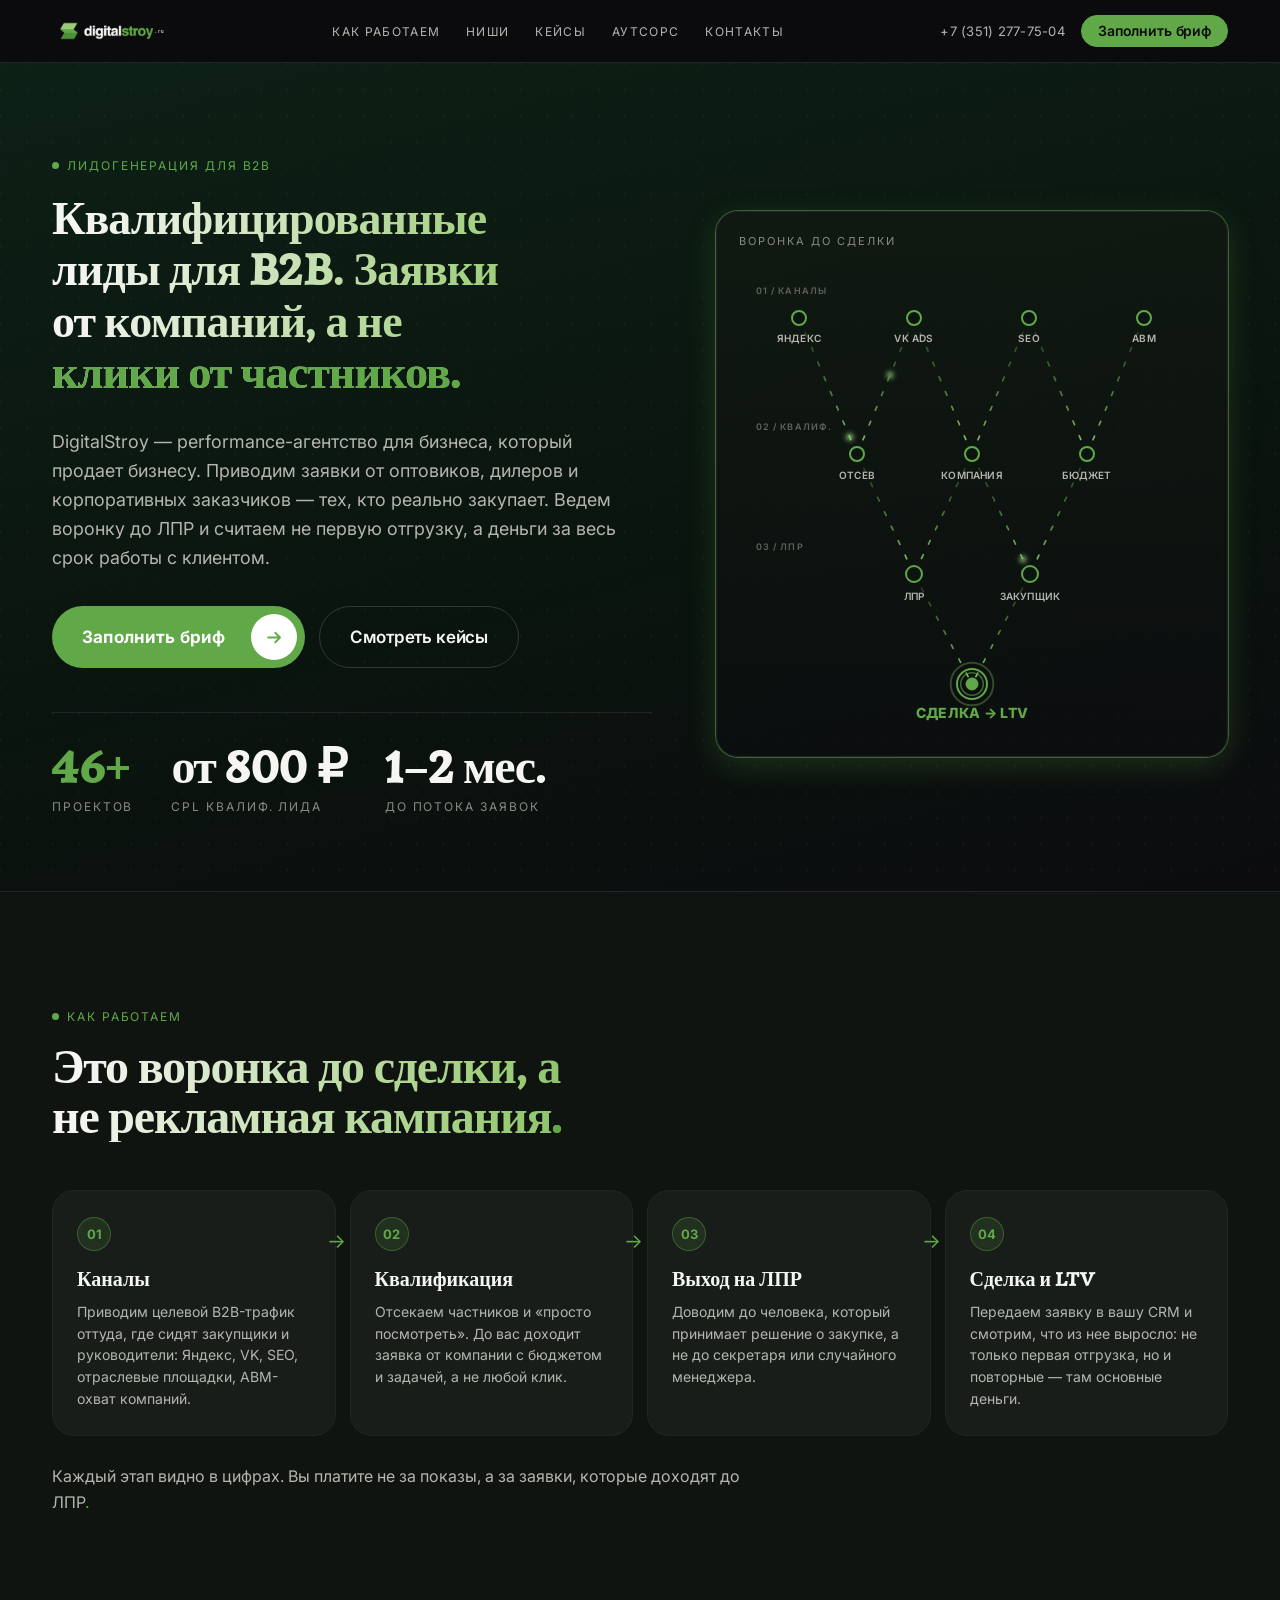
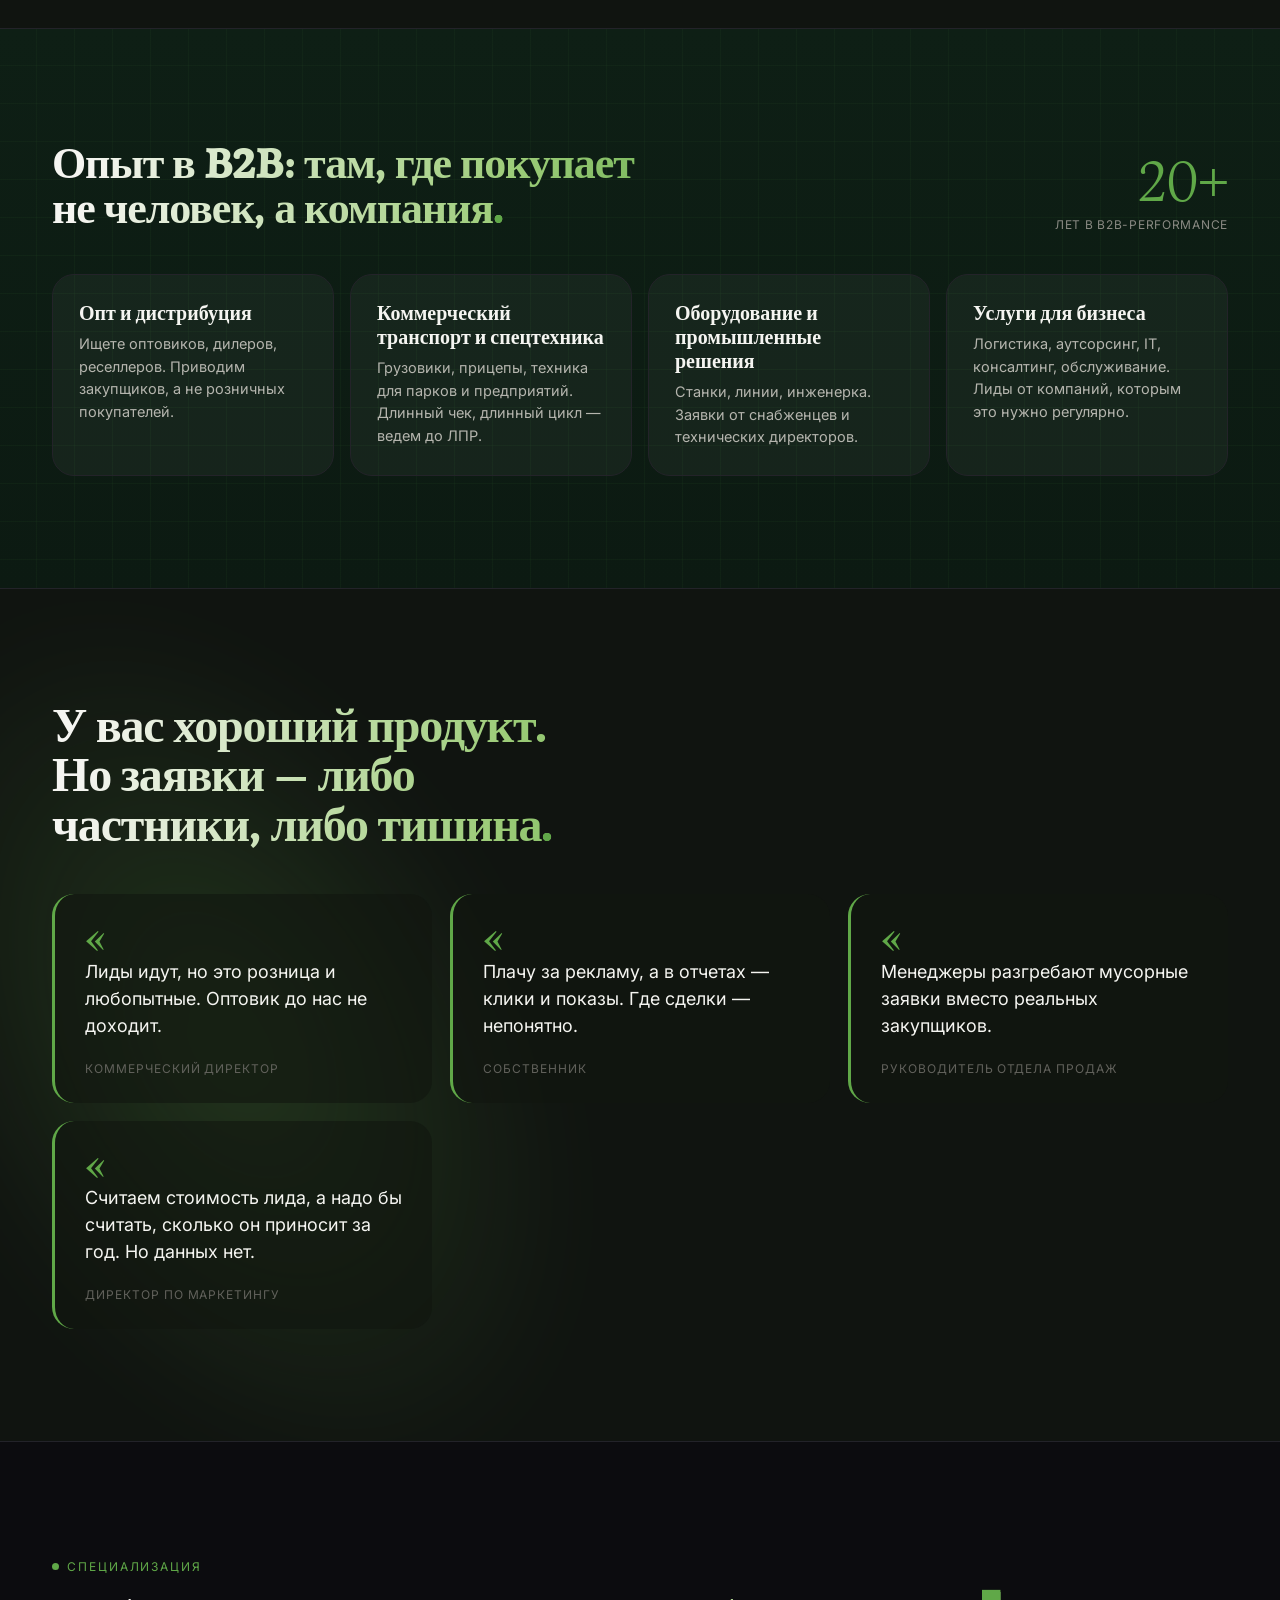
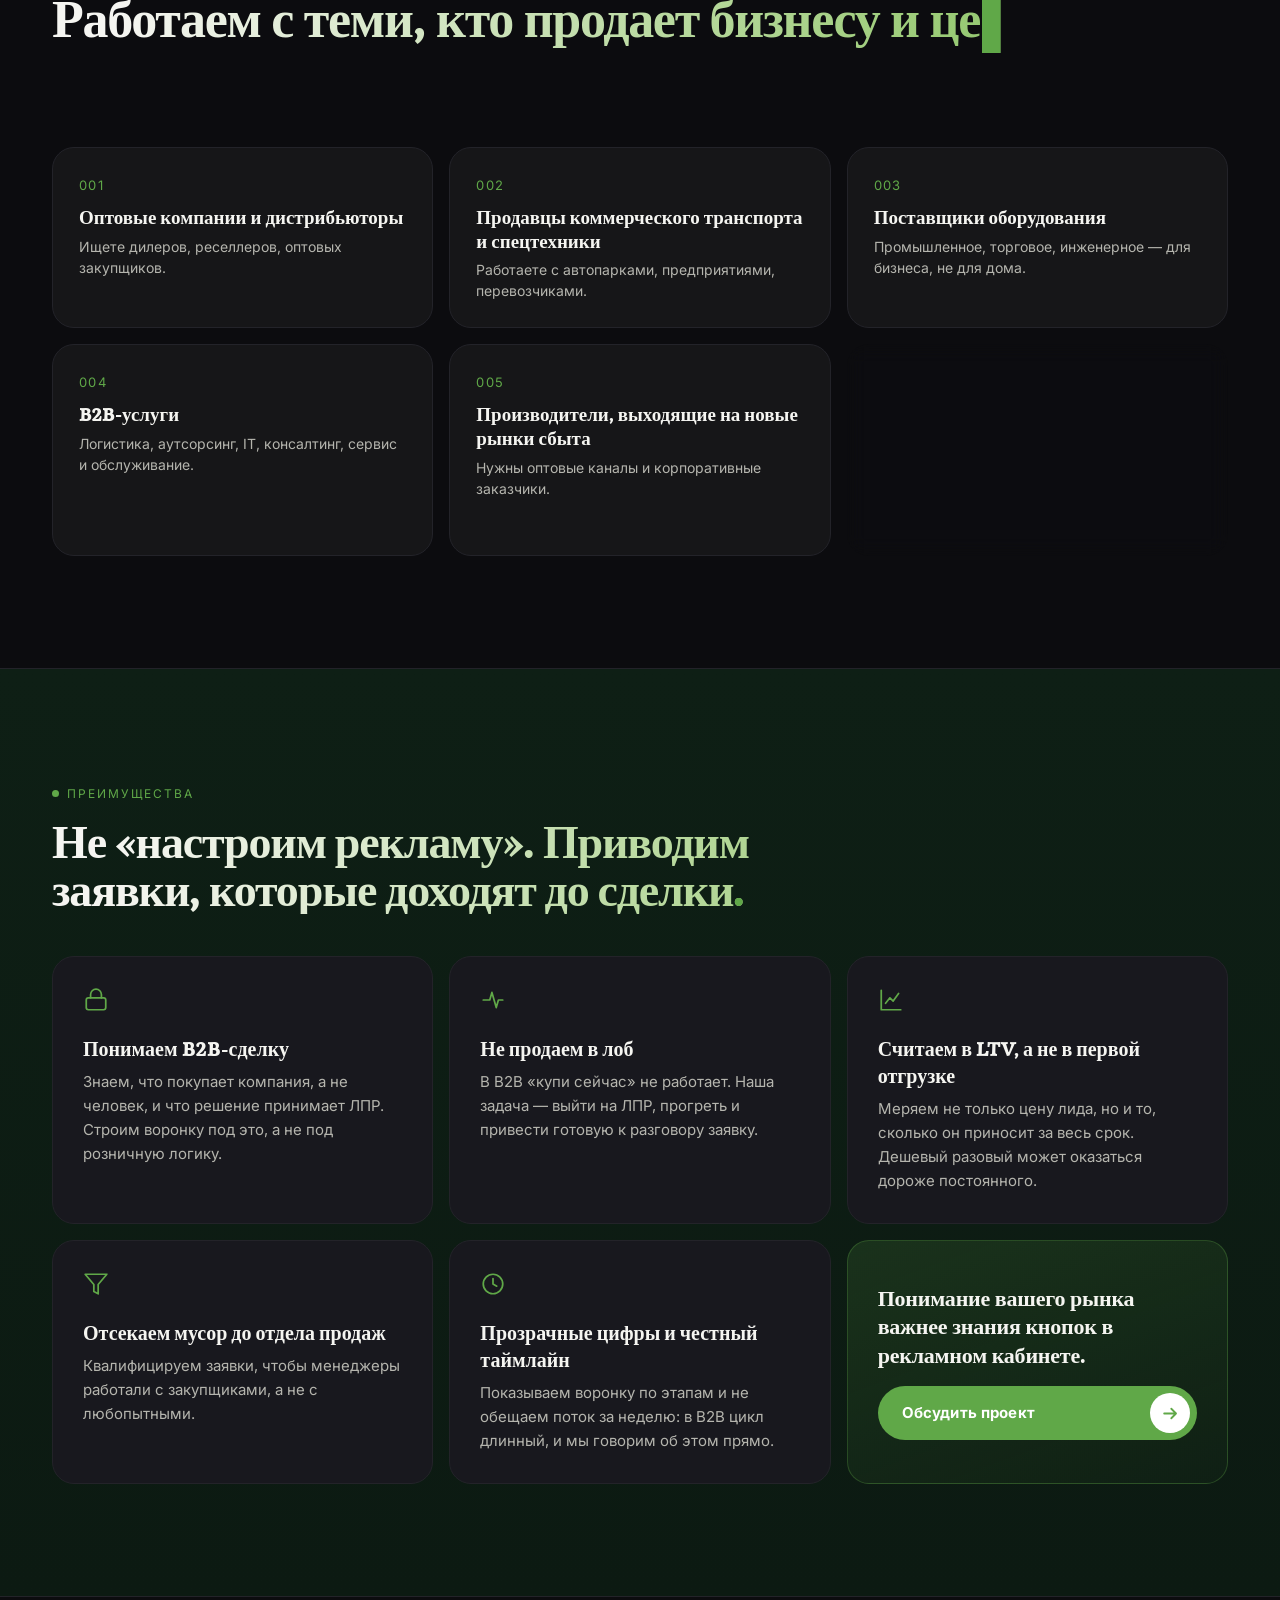
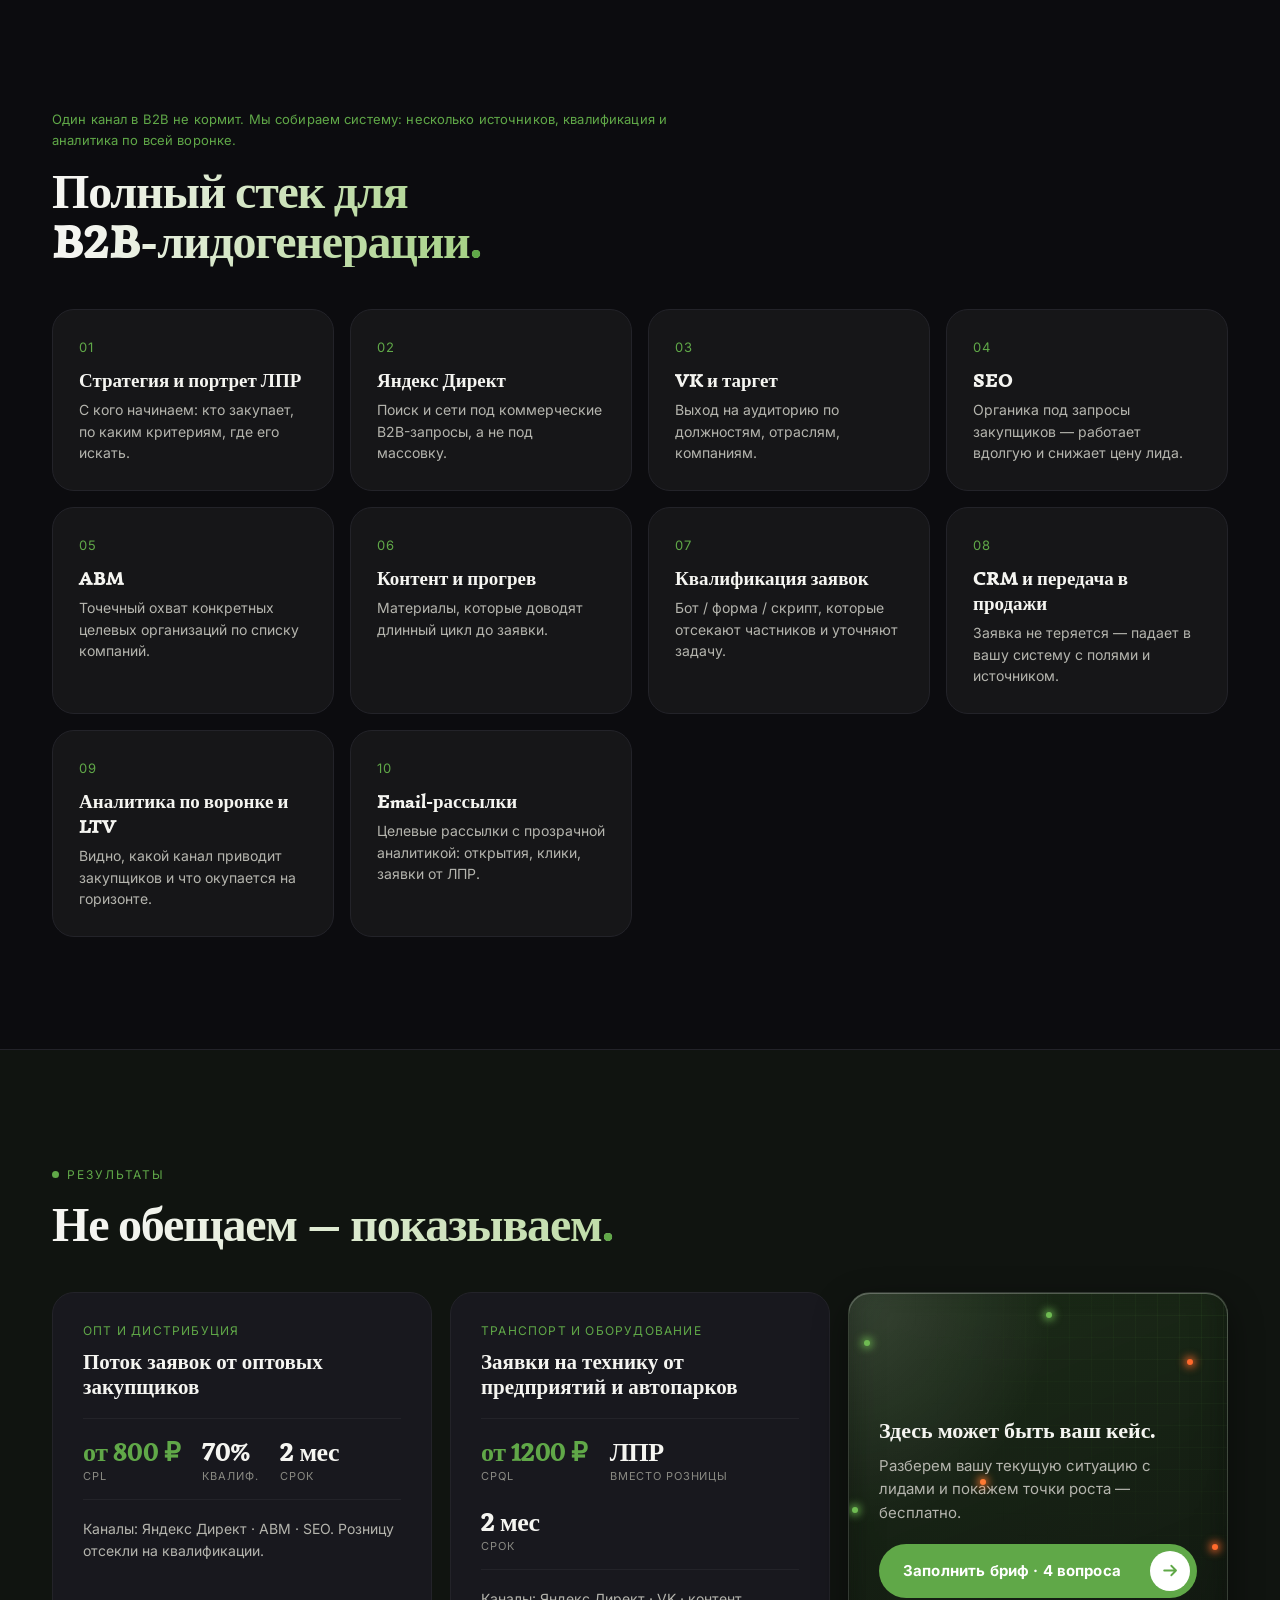
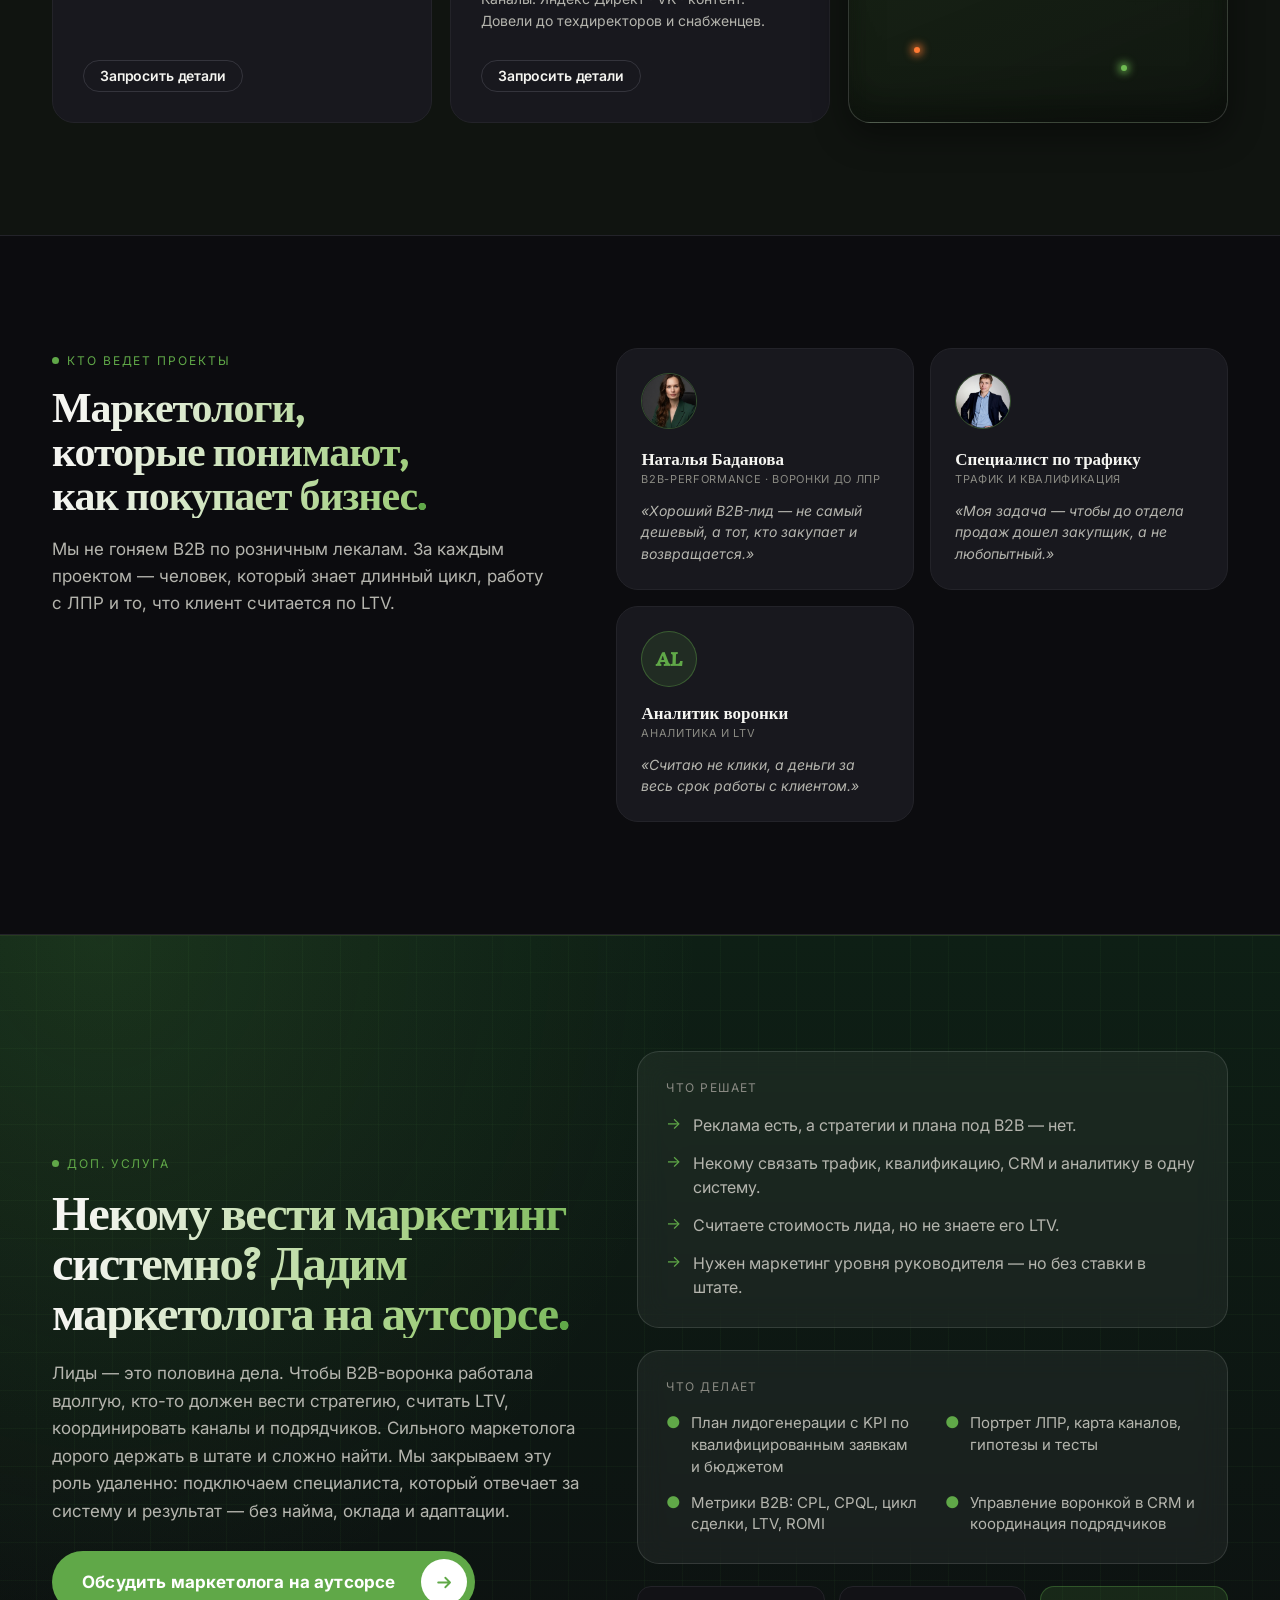
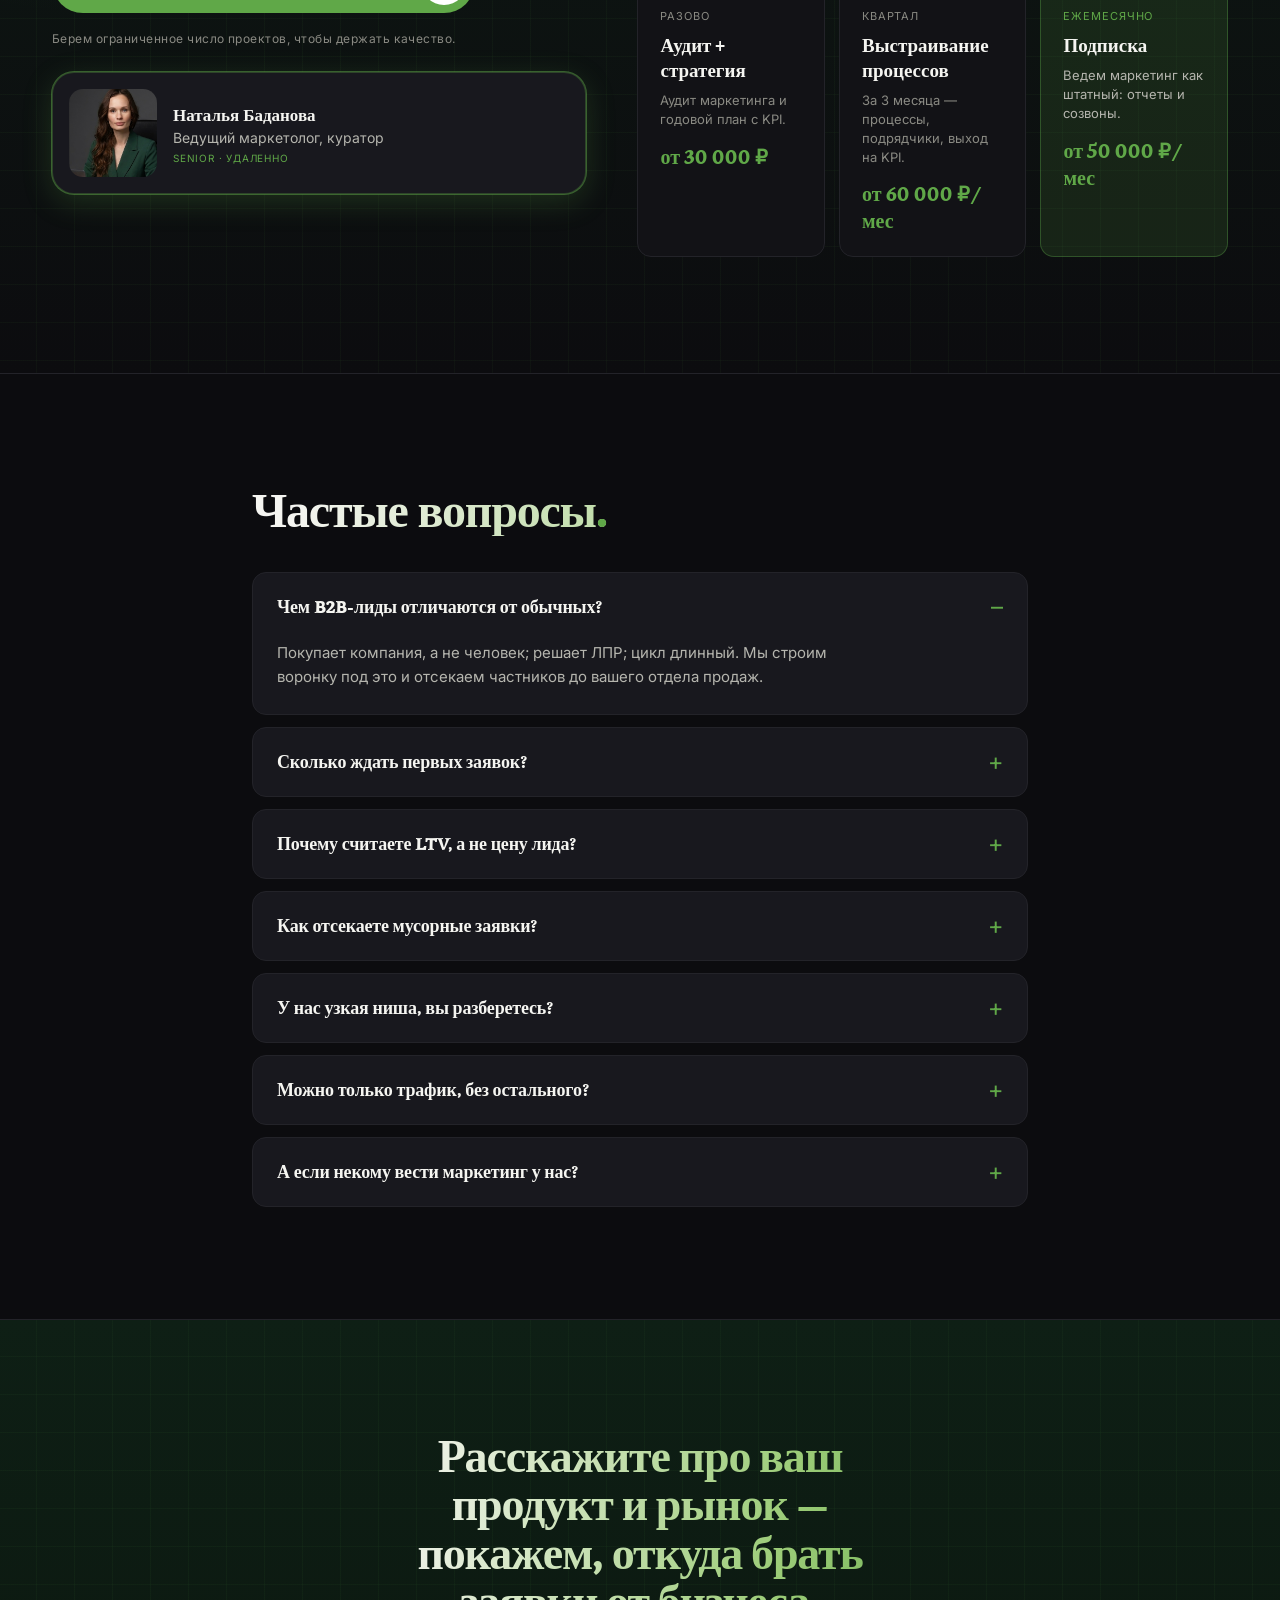
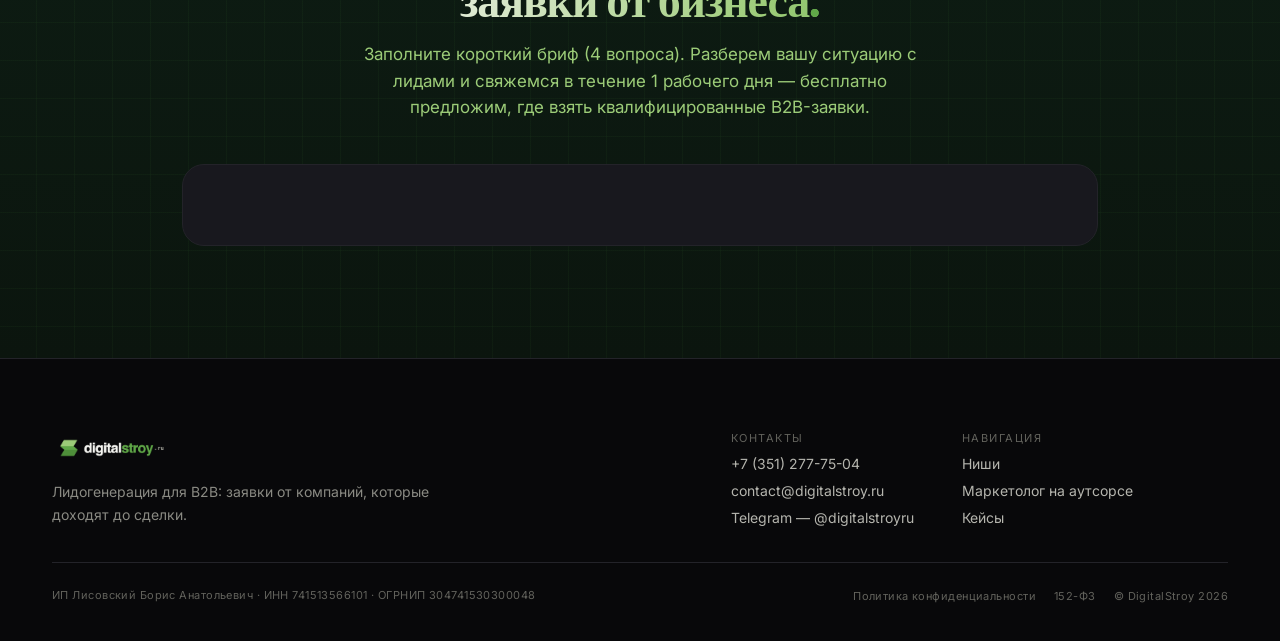
<file: site/index.html>
<!DOCTYPE html>
<html lang="ru" style="--accent:#60A848;">
<head>
<meta charset="utf-8">
<meta name="viewport" content="width=device-width, initial-scale=1">
<title>DigitalStroy — квалифицированные лиды для B2B</title>
<meta name="description" content="DigitalStroy — performance-агентство для B2B. Приводим квалифицированные заявки от компаний, ведём воронку до ЛПР и считаем LTV. Опт, транспорт, оборудование, услуги для бизнеса.">

<!-- Yandex.Metrika counter -->
<script type="text/javascript">
    (function(m,e,t,r,i,k,a){
        m[i]=m[i]||function(){(m[i].a=m[i].a||[]).push(arguments)};
        m[i].l=1*new Date();
        for (var j = 0; j < document.scripts.length; j++) {if (document.scripts[j].src === r) { return; }}
        k=e.createElement(t),a=e.getElementsByTagName(t)[0],k.async=1,k.src=r,a.parentNode.insertBefore(k,a)
    })(window, document,'script','https://mc.yandex.ru/metrika/tag.js?id=110772095', 'ym');

    ym(110772095, 'init', {ssr:true, webvisor:true, clickmap:true, ecommerce:"dataLayer", referrer: document.referrer, url: location.href, accurateTrackBounce:true, trackLinks:true});
</script>
<noscript><div><img src="https://mc.yandex.ru/watch/110772095" style="position:absolute; left:-9999px;" alt="" /></div></noscript>
<!-- /Yandex.Metrika counter -->

<!-- BotFaqtor -->
<script type="text/javascript">window._ab_id_=173857</script>
<script src="https://cdn.botfaqtor.ru/one.js"></script>
<!-- /BotFaqtor -->

<link rel="preconnect" href="https://fonts.googleapis.com">
<link rel="preconnect" href="https://fonts.gstatic.com" crossorigin>
<link href="https://fonts.googleapis.com/css2?family=Simonetta:ital,wght@0,400;0,900;1,400&family=Inter:wght@400;500;600;700;800&display=swap" rel="stylesheet">

<link rel="stylesheet" href="_ds/digitalstroy-design-system-ab86e182-f575-433b-86b1-cae96a65a788/tokens/colors.css">
<link rel="stylesheet" href="_ds/digitalstroy-design-system-ab86e182-f575-433b-86b1-cae96a65a788/tokens/typography.css">
<link rel="stylesheet" href="_ds/digitalstroy-design-system-ab86e182-f575-433b-86b1-cae96a65a788/tokens/layout.css">

<style>
  :root {
    --font-display: 'Simonetta', Georgia, serif;
    --font-body: 'Inter', system-ui, sans-serif;
    --font-mono: 'Inter', system-ui, sans-serif;
    --r-lg: 22px;
  }
  html { scroll-behavior: smooth; }
  html, body { margin: 0; background: #0C0C0F; }
  * { box-sizing: border-box; }
  body { -webkit-font-smoothing: antialiased; }
  ::selection { background: rgba(96,168,72,0.30); color: #F5F5F1; }
  a { color: var(--accent); text-decoration: none; }
  a:hover { color: var(--accent-hover); }
  .grad-text { background: linear-gradient(100deg, var(--concrete-050) 6%, var(--green-300) 74%, var(--accent) 116%); -webkit-background-clip: text; background-clip: text; -webkit-text-fill-color: transparent; color: transparent; }
  .grad-text span { -webkit-text-fill-color: var(--accent); color: var(--accent); }
  @keyframes ds-reveal { from { opacity: 0; transform: translateY(28px); } to { opacity: 1; transform: none; } }
  @supports (animation-timeline: view()) {
    @media (prefers-reduced-motion: no-preference) {
      [data-reveal] { animation: ds-reveal linear both; animation-timeline: view(); animation-range: entry 4% entry 46%; }
    }
  }
  @keyframes ds-flow { to { stroke-dashoffset: -16; } }
  @keyframes ds-spot-in { 0%{opacity:0;transform:rotate(-30deg) translate(-10%,-14%) scale(0.6);} 100%{opacity:1;transform:rotate(-30deg) translate(0,0) scale(1);} }
  .ds-spot { position:absolute; top:-24%; left:-14%; width:64%; height:155%; z-index:0; pointer-events:none;
    background:radial-gradient(50% 50% at 50% 50%, rgba(96,168,72,0.22), rgba(96,168,72,0) 70%);
    filter:blur(38px); transform:rotate(-30deg); animation:ds-spot-in 2.2s var(--ease-out) .3s both; }
  .ds-tech { position:absolute; inset:0; z-index:0; pointer-events:none; overflow:hidden; }
  .ds-tech::before { content:""; position:absolute; inset:-2px;
    background-image:linear-gradient(rgba(96,168,72,0.05) 1px,transparent 1px),linear-gradient(90deg,rgba(96,168,72,0.05) 1px,transparent 1px);
    background-size:38px 38px; }
  .ds-tech__hot { position:absolute; inset:-2px; opacity:0; transition:opacity .4s var(--ease-out);
    background-image:linear-gradient(rgba(96,168,72,0.30) 1px,transparent 1px),linear-gradient(90deg,rgba(96,168,72,0.30) 1px,transparent 1px);
    background-size:38px 38px;
    -webkit-mask:radial-gradient(230px 230px at var(--mx,50%) var(--my,50%), #000 0%, rgba(0,0,0,0.4) 46%, transparent 72%);
    mask:radial-gradient(230px 230px at var(--mx,50%) var(--my,50%), #000 0%, rgba(0,0,0,0.4) 46%, transparent 72%); }
  .ds-tech__glow { position:absolute; width:360px; height:360px; left:var(--mx,50%); top:var(--my,50%); transform:translate(-50%,-50%);
    background:radial-gradient(circle, rgba(96,168,72,0.13), transparent 65%); opacity:0; transition:opacity .4s var(--ease-out); }
  .ds-tech.is-live .ds-tech__hot, .ds-tech.is-live .ds-tech__glow { opacity:1; }
  .ds-fig__glow { position:absolute; top:50%; right:-12%; width:62%; height:80%; transform:translateY(-50%); z-index:0; pointer-events:none;
    background:radial-gradient(circle, rgba(255,106,44,0.24), transparent 68%); filter:blur(34px); opacity:0; transition:opacity .5s var(--ease-out); }
  .ds-fig:hover .ds-fig__glow { opacity:1; }
  @keyframes dg-stroke-or { 0%{} 30%,100%{ stroke:#FF6A2C; filter:drop-shadow(0 0 4px rgba(255,106,44,0.9)); } }
  @keyframes dg-fill-or { 0%{} 30%,100%{ fill:#FF6A2C; filter:drop-shadow(0 0 4px rgba(255,106,44,0.85)); } }
  .ds-fig:hover .dg-s1 line, .ds-fig:hover .dg-s1 circle { animation:dg-stroke-or 1.5s var(--ease-out) 0s forwards; }
  .ds-fig:hover .dg-s1 text { animation:dg-fill-or 1.5s var(--ease-out) 0s forwards; }
  .ds-fig:hover .dg-s2 line, .ds-fig:hover .dg-s2 circle { animation:dg-stroke-or 1.5s var(--ease-out) .26s forwards; }
  .ds-fig:hover .dg-s2 text { animation:dg-fill-or 1.5s var(--ease-out) .26s forwards; }
  .ds-fig:hover .dg-s3 line, .ds-fig:hover .dg-s3 circle { animation:dg-stroke-or 1.5s var(--ease-out) .52s forwards; }
  .ds-fig:hover .dg-s3 text { animation:dg-fill-or 1.5s var(--ease-out) .52s forwards; }
  .ds-fig:hover .dg-s4 circle { animation:dg-stroke-or 1.5s var(--ease-out) .78s forwards; }
  .ds-fig:hover .dg-s4 text { animation:dg-fill-or 1.5s var(--ease-out) .78s forwards; }
  .ds-fig:hover .dg-dots circle { fill:#FF6A2C; transition:fill .3s; }
  @keyframes cta-glow { 0%,100% { box-shadow: 0 0 0 1px rgba(96,168,72,0.35), 0 0 45px rgba(96,168,72,0.10); } 50% { box-shadow: 0 0 0 1px rgba(96,168,72,0.65), 0 0 80px rgba(96,168,72,0.25); } }
  @keyframes ds-twinkle { 0%,100%{ opacity:.22; transform:scale(0.7);} 50%{ opacity:1; transform:scale(1.15);} }
  @keyframes tw-blink { 50% { opacity: 0; } }
  .sil-card { position:relative; overflow:hidden;
    background: radial-gradient(130% 130% at 0% 0%, rgba(255,255,255,0.12), rgba(255,255,255,0) 42%), linear-gradient(158deg, rgba(96,168,72,0.16), rgba(18,24,18,0.55));
    backdrop-filter: blur(10px) saturate(1.25); -webkit-backdrop-filter: blur(10px) saturate(1.25);
    border:1px solid rgba(255,255,255,0.14);
    box-shadow: inset 0 1px 0 rgba(255,255,255,0.25), inset 0 -18px 34px rgba(0,0,0,0.34), 0 12px 34px rgba(0,0,0,0.42); }
  .sil-card::before { content:""; position:absolute; inset:0; z-index:0; pointer-events:none; opacity:0.6;
    background-image:linear-gradient(rgba(96,168,72,0.14) 1px,transparent 1px),linear-gradient(90deg,rgba(96,168,72,0.14) 1px,transparent 1px);
    background-size:22px 22px;
    -webkit-mask:radial-gradient(120% 110% at 100% 0%, #000, transparent 72%); mask:radial-gradient(120% 110% at 100% 0%, #000, transparent 72%); }
  .sil-card > * { position:relative; z-index:1; }
  .sparks { position:absolute; inset:-18px; z-index:2; pointer-events:none; transition:transform .5s var(--ease-out); }
  .sparks span { position:absolute; width:6px; height:6px; border-radius:999px; }
  .spark-host:hover .sparks { transform:scale(1.28); }
  .pill-btn { display:inline-flex; align-items:center; justify-content:space-between; gap:22px; background:var(--accent); color:#fff; border:none; cursor:pointer; border-radius:999px; padding:7px 7px 7px 24px; font-family:var(--font-body); font-weight:700; font-size:15px; letter-spacing:0.01em; line-height:1.1; text-decoration:none; transition:box-shadow .28s var(--ease-out), transform .28s var(--ease-out), background .2s var(--ease-out); }
  .pill-btn:hover { background:var(--accent-hover); transform:translateY(-2px); box-shadow:0 16px 36px rgba(96,168,72,0.42), 0 6px 16px rgba(0,0,0,0.4); }
  .pill-btn .pill-ico { display:inline-flex; align-items:center; justify-content:center; width:40px; height:40px; border-radius:999px; background:#fff; color:var(--accent); flex:0 0 auto; }
  .pill-btn.lg { font-size:17px; padding:8px 8px 8px 30px; gap:26px; }
  .pill-btn.lg .pill-ico { width:46px; height:46px; }
  .pill-btn.sm { font-size:14px; padding:6px 6px 6px 20px; gap:16px; }
  .pill-btn.sm .pill-ico { width:34px; height:34px; }
  .pill-btn.full { width:100%; }
  button { transition: filter .22s var(--ease-out), box-shadow .28s var(--ease-out), transform .28s var(--ease-out); }
  button:hover { filter: brightness(1.16) saturate(1.06); }
  @media (max-width: 920px) {
    [data-hero-grid] { grid-template-columns: 1fr !important; }
    [data-hero-figure] { order: -1; margin-bottom: 8px; }
    [data-navlinks] { display: none !important; }
    [data-two-col] { grid-template-columns: 1fr !important; }
    [data-mkt-grid] { grid-template-columns: 1fr !important; }
    [data-mkt-sticky] { position: static !important; }
    [data-arch] { grid-template-columns: 1fr !important; }
    [data-arch-arrow] { transform: rotate(90deg) !important; }
    [data-cta-row] { flex-direction: column !important; align-items: stretch !important; }
    [data-form-grid] { grid-template-columns: 1fr !important; }
    [data-mk-grid] { grid-template-columns: 1fr !important; }
  }
</style>
<style>
  /* link hover accent (the prototype's style-hover, re-expressed as CSS) */
  header nav a:hover, header a[href^="tel"]:hover, footer a:hover { color: var(--accent) !important; }
</style>
</head>
<body>
<div id="top" style="font-family: var(--font-body); color: var(--text-strong); background: rgb(12, 12, 15);">

  
  <header style="position: sticky; top: 0px; z-index: 60; backdrop-filter: blur(12px); background: rgba(12, 12, 15, 0.72); border-bottom: 1px solid var(--border-subtle);">
    <div style="max-width: 1240px; margin: 0px auto; padding: 14px clamp(20px, 5vw, 32px); display: flex; align-items: center; justify-content: space-between; gap: 24px;">
      <a href="#top" style="display: flex; align-items: center; text-decoration: none; flex: 0 0 auto;">
        <img src="assets/logo-wordmark-light.png" alt="DigitalStroy — лидогенерация для B2B" style="height: 34px; width: auto; display: block;">
      </a>
      <nav data-navlinks="1" style="display: flex; align-items: center; gap: 26px;">
        <a href="#process" class="scp0" style="text-decoration: none; font-family: var(--font-mono); font-size: 12px; letter-spacing: 0.11em; text-transform: uppercase; color: var(--text-body);">Как работаем</a>
        <a href="#niches" class="scp0" style="text-decoration: none; font-family: var(--font-mono); font-size: 12px; letter-spacing: 0.11em; text-transform: uppercase; color: var(--text-body);">Ниши</a>
        <a href="#cases" class="scp0" style="text-decoration: none; font-family: var(--font-mono); font-size: 12px; letter-spacing: 0.11em; text-transform: uppercase; color: var(--text-body);">Кейсы</a>
        <a href="#outsource" class="scp0" style="text-decoration: none; font-family: var(--font-mono); font-size: 12px; letter-spacing: 0.11em; text-transform: uppercase; color: var(--text-body);">Аутсорс</a>
        <a href="#contacts" class="scp0" style="text-decoration: none; font-family: var(--font-mono); font-size: 12px; letter-spacing: 0.11em; text-transform: uppercase; color: var(--text-body);">Контакты</a>
      </nav>
      <div style="display: flex; align-items: center; gap: 16px; flex: 0 0 auto;">
        <a href="tel:+73512777504" data-navlinks="1" class="scp0" style="font-family: var(--font-mono); font-size: 13px; letter-spacing: 0.02em; color: var(--text-body); text-decoration: none;">+7 (351) 277-75-04</a>
        <button style="display: inline-flex; align-items: center; justify-content: center; gap: 6px; padding: 8px 16px; font-size: 14px; font-family: var(--font-body); font-weight: var(--fw-semi); letter-spacing: -0.01em; line-height: 1; border-radius: var(--r-pill); cursor: pointer; opacity: 1; width: auto; transition: transform var(--dur-fast) var(--ease-out), background var(--dur-fast) var(--ease-out), border-color var(--dur-fast) var(--ease-out); background: var(--accent); color: var(--accent-on); border: 1px solid var(--accent);">Заполнить бриф</button>
      </div>
    </div>
  </header>

  
  <section style="scroll-margin-top: 80px; position: relative; overflow: hidden; background: radial-gradient(circle at 1px 1px, rgba(96, 168, 72, 0.07) 1px, transparent 0px) 0px 0px / 26px 26px, linear-gradient(165deg, rgb(13, 32, 22) 0%, rgb(10, 20, 14) 58%, rgb(12, 12, 15) 100%); border-bottom: 1px solid var(--border-subtle);">
    <div style="max-width: 1240px; margin: 0px auto; padding: clamp(52px, 7vw, 100px) clamp(20px, 5vw, 32px) clamp(48px, 6vw, 80px);">
      <div data-hero-grid="1" style="display: grid; grid-template-columns: minmax(0px, 1.08fr) minmax(0px, 0.92fr); gap: clamp(36px, 5vw, 72px); align-items: center;">
        <div data-reveal="1">
          <span style="display: inline-flex; align-items: center; gap: 8px; font-family: var(--font-mono); font-size: var(--fs-label); font-weight: var(--fw-regular); letter-spacing: var(--tr-label); text-transform: uppercase; color: var(--accent);"><span style="width: 7px; height: 7px; border-radius: 999px; background: var(--accent); display: inline-block;"></span>Лидогенерация для B2B</span>
          <h1 class="grad-text" style="font-family: var(--font-display); font-weight: 600; font-size: clamp(32px, 4vw, 46px); line-height: 1.12; letter-spacing: -0.02em; margin: 20px 0px 0px; padding-bottom: 0.1em; text-wrap: balance;">Квалифицированные лиды для B2B. Заявки от компаний, а не <span>клики от частников.</span></h1>
          <p style="font-family: var(--font-body); font-size: clamp(16px, 1.4vw, 18px); line-height: 1.62; color: var(--text-body); margin: 24px 0px 0px; max-width: 54ch;">DigitalStroy — performance-агентство для бизнеса, который продает бизнесу. Приводим заявки от оптовиков, дилеров и корпоративных заказчиков — тех, кто реально закупает. Ведем воронку до ЛПР и считаем не первую отгрузку, а деньги за весь срок работы с клиентом.</p>
          <div data-cta-row="1" style="display: flex; gap: 14px; margin-top: 34px; flex-wrap: wrap;">
            <button class="pill-btn lg"><span>Заполнить бриф</span><span class="pill-ico"><svg width="19" height="19" viewBox="0 0 24 24" fill="none" stroke="currentColor" stroke-width="2.3" stroke-linecap="round" stroke-linejoin="round"><path d="M4 12h15M13 6l6 6-6 6"></path></svg></span></button>
            <button style="display: inline-flex; align-items: center; justify-content: center; gap: 10px; padding: 16px 30px; font-size: 17px; font-family: var(--font-body); font-weight: var(--fw-semi); letter-spacing: -0.01em; line-height: 1; border-radius: var(--r-pill); cursor: pointer; opacity: 1; width: auto; transition: transform var(--dur-fast) var(--ease-out), background var(--dur-fast) var(--ease-out), border-color var(--dur-fast) var(--ease-out); background: transparent; color: var(--text-strong); border: 1px solid var(--border-strong);">Смотреть кейсы</button>
          </div>
          <div style="display: flex; flex-wrap: wrap; gap: 24px 38px; margin-top: 44px; padding-top: 30px; border-top: 1px solid var(--border-subtle);">
            <div style="display: flex; flex-direction: column; gap: 8px;"><span style="font-family: var(--font-display); font-size: var(--fs-display-m); font-weight: var(--fw-bold); letter-spacing: var(--tr-tight); line-height: 1; color: var(--accent);">46+</span><span style="font-family: var(--font-mono); font-size: 12px; letter-spacing: var(--tr-label); text-transform: uppercase; color: var(--text-muted);">проектов</span></div>
            <div style="display: flex; flex-direction: column; gap: 8px;"><span style="font-family: var(--font-display); font-size: var(--fs-display-m); font-weight: var(--fw-bold); letter-spacing: var(--tr-tight); line-height: 1; color: var(--text-strong);">от 800 ₽</span><span style="font-family: var(--font-mono); font-size: 12px; letter-spacing: var(--tr-label); text-transform: uppercase; color: var(--text-muted);">CPL квалиф. лида</span></div>
            <div style="display: flex; flex-direction: column; gap: 8px;"><span style="font-family: var(--font-display); font-size: var(--fs-display-m); font-weight: var(--fw-bold); letter-spacing: var(--tr-tight); line-height: 1; color: var(--text-strong);">1–2 мес.</span><span style="font-family: var(--font-mono); font-size: 12px; letter-spacing: var(--tr-label); text-transform: uppercase; color: var(--text-muted);">до потока заявок</span></div>
          </div>
        </div>

        
        
        <div data-hero-figure="1" data-reveal="1" class="ds-fig" style="position: relative; overflow: hidden; background: linear-gradient(rgba(18, 24, 18, 0.7), rgba(12, 12, 15, 0.5)); border: 1px solid var(--border-subtle); border-radius: var(--r-lg); box-shadow: var(--glow-accent); padding: 22px;">
          <div class="ds-fig__glow"></div>
          <div style="position: relative; z-index: 1; font-family: var(--font-mono); font-size: 11px; letter-spacing: 0.18em; text-transform: uppercase; color: var(--text-muted); margin-bottom: 6px;">Воронка до сделки</div>
          <svg viewBox="0 0 460 480" width="100%" style="position: relative; z-index: 1; display: block; max-width: 460px; margin: 0px auto; overflow: visible;">
            <defs>
              <linearGradient id="dsLine" x1="0" y1="0" x2="0" y2="1">
                <stop offset="0" stop-color="#60A848" stop-opacity="0.18"></stop>
                <stop offset="1" stop-color="#8FD46F" stop-opacity="0.95"></stop>
              </linearGradient>
              <radialGradient id="dsDot"><stop offset="0" stop-color="#D6F7BE"></stop><stop offset="1" stop-color="#60A848"></stop></radialGradient>
              <filter id="dsBlur" x="-80%" y="-80%" width="260%" height="260%"><feGaussianBlur stdDeviation="2.4"></feGaussianBlur></filter>
            </defs>
            <g class="dg-dots" fill="url(#dsDot)">
              <circle r="3.6" filter="url(#dsBlur)"><animateMotion dur="2.4s" repeatCount="indefinite" path="M57,64 L115,200 L172,320 L230,430"></animateMotion><animate attributeName="opacity" dur="2.4s" repeatCount="indefinite" values="0;1;1;1;0" keyTimes="0;0.12;0.5;0.88;1"></animate></circle>
              <circle r="3.2" filter="url(#dsBlur)"><animateMotion dur="2.4s" begin="0.4s" repeatCount="indefinite" path="M172,64 L115,200 L172,320 L230,430"></animateMotion><animate attributeName="opacity" dur="2.4s" begin="0.4s" repeatCount="indefinite" values="0;1;1;1;0" keyTimes="0;0.12;0.5;0.88;1"></animate></circle>
              <circle r="3.6" filter="url(#dsBlur)"><animateMotion dur="2.4s" begin="0.8s" repeatCount="indefinite" path="M402,64 L345,200 L288,320 L230,430"></animateMotion><animate attributeName="opacity" dur="2.4s" begin="0.8s" repeatCount="indefinite" values="0;1;1;1;0" keyTimes="0;0.12;0.5;0.88;1"></animate></circle>
              <circle r="3.2" filter="url(#dsBlur)"><animateMotion dur="2.4s" begin="1.6s" repeatCount="indefinite" path="M287,64 L230,200 L288,320 L230,430"></animateMotion><animate attributeName="opacity" dur="2.4s" begin="1.6s" repeatCount="indefinite" values="0;1;1;1;0" keyTimes="0;0.12;0.5;0.88;1"></animate></circle>
            </g>
            <g class="dg-dec" fill="#8FD46F">
              <circle cx="230" cy="200" r="3"><animate attributeName="opacity" values="0.25;1;0.25" dur="1.8s" repeatCount="indefinite"></animate></circle>
              <circle cx="172" cy="320" r="3"><animate attributeName="opacity" values="0.25;1;0.25" dur="1.8s" begin="0.6s" repeatCount="indefinite"></animate></circle>
              <circle cx="288" cy="320" r="3"><animate attributeName="opacity" values="0.25;1;0.25" dur="1.8s" begin="1.1s" repeatCount="indefinite"></animate></circle>
            </g>
            
            <g class="dg-s1">
              <g stroke="url(#dsLine)" stroke-width="1.7" stroke-dasharray="4 12" stroke-linecap="round" fill="none" style="animation: 0.85s linear 0s infinite normal none running ds-flow;"><line x1="57" y1="64" x2="115" y2="200"></line><line x1="172" y1="64" x2="115" y2="200"></line><line x1="172" y1="64" x2="230" y2="200"></line><line x1="287" y1="64" x2="230" y2="200"></line><line x1="287" y1="64" x2="345" y2="200"></line><line x1="402" y1="64" x2="345" y2="200"></line></g>
              <g fill="#0B140E" stroke="#60A848" stroke-width="2"><circle cx="57" cy="64" r="7"></circle><circle cx="172" cy="64" r="7"></circle><circle cx="287" cy="64" r="7"></circle><circle cx="402" cy="64" r="7"></circle></g>
              <g font-family="'Inter', sans-serif" font-weight="600" font-size="10" fill="#B5B5AE" text-anchor="middle" letter-spacing="0.02em"><text x="57" y="88">ЯНДЕКС</text><text x="172" y="88">VK ADS</text><text x="287" y="88">SEO</text><text x="402" y="88">ABM</text></g>
              <text x="14" y="40" font-family="'Inter', sans-serif" font-weight="600" font-size="9" fill="#62625C" text-anchor="start" letter-spacing="0.12em">01 / КАНАЛЫ</text>
            </g>
            
            <g class="dg-s2">
              <g stroke="url(#dsLine)" stroke-width="1.7" stroke-dasharray="4 12" stroke-linecap="round" fill="none" style="animation: 0.85s linear 0s infinite normal none running ds-flow;"><line x1="115" y1="200" x2="172" y2="320"></line><line x1="230" y1="200" x2="172" y2="320"></line><line x1="230" y1="200" x2="288" y2="320"></line><line x1="345" y1="200" x2="288" y2="320"></line></g>
              <g fill="#0B140E" stroke="#60A848" stroke-width="2"><circle cx="115" cy="200" r="7"></circle><circle cx="230" cy="200" r="7"></circle><circle cx="345" cy="200" r="7"></circle></g>
              <g font-family="'Inter', sans-serif" font-weight="600" font-size="10" fill="#B5B5AE" text-anchor="middle" letter-spacing="0.02em"><text x="115" y="225">ОТСЕВ</text><text x="230" y="225">КОМПАНИЯ</text><text x="345" y="225">БЮДЖЕТ</text></g>
              <text x="14" y="176" font-family="'Inter', sans-serif" font-weight="600" font-size="9" fill="#62625C" text-anchor="start" letter-spacing="0.12em">02 / КВАЛИФ.</text>
            </g>
            
            <g class="dg-s3">
              <g stroke="url(#dsLine)" stroke-width="1.7" stroke-dasharray="4 12" stroke-linecap="round" fill="none" style="animation: 0.85s linear 0s infinite normal none running ds-flow;"><line x1="172" y1="320" x2="230" y2="430"></line><line x1="288" y1="320" x2="230" y2="430"></line></g>
              <g fill="#0B140E" stroke="#60A848" stroke-width="2"><circle cx="172" cy="320" r="8"></circle><circle cx="288" cy="320" r="8"></circle></g>
              <g font-family="'Inter', sans-serif" font-weight="600" font-size="10" fill="#B5B5AE" text-anchor="middle" letter-spacing="0.02em"><text x="172" y="346">ЛПР</text><text x="288" y="346">ЗАКУПЩИК</text></g>
              <text x="14" y="296" font-family="'Inter', sans-serif" font-weight="600" font-size="9" fill="#62625C" text-anchor="start" letter-spacing="0.12em">03 / ЛПР</text>
            </g>
            
            <g class="dg-s4">
              <circle cx="230" cy="430" r="15" fill="none" stroke="#60A848" stroke-width="2"></circle>
              <circle cx="230" cy="430" r="6" fill="#60A848" stroke="#60A848"></circle>
              <circle cx="230" cy="430" fill="none" stroke="#8FD46F" stroke-width="2"><animate attributeName="r" values="8;28" dur="1.9s" repeatCount="indefinite"></animate><animate attributeName="opacity" values="0.9;0" dur="1.9s" repeatCount="indefinite"></animate></circle>
              <circle cx="230" cy="430" fill="none" stroke="#60A848" stroke-width="1.5"><animate attributeName="r" values="8;28" dur="1.9s" begin="0.95s" repeatCount="indefinite"></animate><animate attributeName="opacity" values="0.7;0" dur="1.9s" begin="0.95s" repeatCount="indefinite"></animate></circle>
              <text x="230" y="464" text-anchor="middle" font-family="'Inter', sans-serif" font-weight="800" font-size="14" fill="#60A848" letter-spacing="0.02em">СДЕЛКА → LTV</text>
            </g>
          </svg>
        </div>
        
      </div>
    </div>
  </section>

  
  <section id="process" style="scroll-margin-top: 80px; background: rgb(16, 20, 16); padding: clamp(72px, 9vw, 112px) 0px; border-bottom: 1px solid var(--border-subtle);">
    <div style="max-width: 1240px; margin: 0px auto; padding: 0px clamp(20px, 5vw, 32px);">
      <div data-reveal="1" style="max-width: 60ch;">
        <span style="display: inline-flex; align-items: center; gap: 8px; font-family: var(--font-mono); font-size: var(--fs-label); font-weight: var(--fw-regular); letter-spacing: var(--tr-label); text-transform: uppercase; color: var(--accent);"><span style="width: 7px; height: 7px; border-radius: 999px; background: var(--accent); display: inline-block;"></span>Как работаем</span>
        <h2 class="grad-text" style="font-family: var(--font-display); font-weight: 600; font-size: clamp(30px, 4.2vw, 48px); line-height: 1.04; letter-spacing: -0.025em; margin: 18px 0px 0px; text-wrap: balance;">Это воронка до сделки, а не рекламная кампания<span>.</span></h2>
      </div>
      <div data-arch="1" data-reveal="1" style="display: grid; grid-template-columns: repeat(4, 1fr); gap: 14px; margin-top: 48px; align-items: stretch;">
        
          <div class="scp1" style="position: relative; background: rgba(245, 245, 241, 0.04); border: 1px solid var(--border-subtle); border-radius: var(--r-lg); padding: 26px 24px; transition: border-color .24s var(--ease-out),transform .24s var(--ease-out);">
            <div style="display: flex; align-items: center; gap: 10px; margin-bottom: 16px;">
              <span style="width: 34px; height: 34px; border-radius: 999px; background: var(--accent-wash); border: 1px solid rgba(96, 168, 72, 0.4); display: flex; align-items: center; justify-content: center; font-family: var(--font-mono); font-size: 13px; font-weight: 700; color: var(--accent); flex: 0 0 auto;">01</span>
              <span data-arch-arrow="1" style="position: absolute; top: 38px; right: -11px; z-index: 2; font-family: var(--font-mono); font-size: 20px; color: var(--accent);">→</span>
            </div>
            <h3 style="font-family: var(--font-display); font-weight: 600; font-size: 20px; line-height: 1.2; color: var(--text-strong); margin: 0px 0px 10px;">Каналы</h3>
            <p style="font-family: var(--font-body); font-size: 14px; line-height: 1.55; color: var(--text-body); margin: 0px;">Приводим целевой B2B-трафик оттуда, где сидят закупщики и руководители: Яндекс, VK, SEO, отраслевые площадки, ABM-охват компаний.</p>
          </div>
        
          <div class="scp1" style="position: relative; background: rgba(245, 245, 241, 0.04); border: 1px solid var(--border-subtle); border-radius: var(--r-lg); padding: 26px 24px; transition: border-color .24s var(--ease-out),transform .24s var(--ease-out);">
            <div style="display: flex; align-items: center; gap: 10px; margin-bottom: 16px;">
              <span style="width: 34px; height: 34px; border-radius: 999px; background: var(--accent-wash); border: 1px solid rgba(96, 168, 72, 0.4); display: flex; align-items: center; justify-content: center; font-family: var(--font-mono); font-size: 13px; font-weight: 700; color: var(--accent); flex: 0 0 auto;">02</span>
              <span data-arch-arrow="1" style="position: absolute; top: 38px; right: -11px; z-index: 2; font-family: var(--font-mono); font-size: 20px; color: var(--accent);">→</span>
            </div>
            <h3 style="font-family: var(--font-display); font-weight: 600; font-size: 20px; line-height: 1.2; color: var(--text-strong); margin: 0px 0px 10px;">Квалификация</h3>
            <p style="font-family: var(--font-body); font-size: 14px; line-height: 1.55; color: var(--text-body); margin: 0px;">Отсекаем частников и «просто посмотреть». До вас доходит заявка от компании с бюджетом и задачей, а не любой клик.</p>
          </div>
        
          <div class="scp1" style="position: relative; background: rgba(245, 245, 241, 0.04); border: 1px solid var(--border-subtle); border-radius: var(--r-lg); padding: 26px 24px; transition: border-color .24s var(--ease-out),transform .24s var(--ease-out);">
            <div style="display: flex; align-items: center; gap: 10px; margin-bottom: 16px;">
              <span style="width: 34px; height: 34px; border-radius: 999px; background: var(--accent-wash); border: 1px solid rgba(96, 168, 72, 0.4); display: flex; align-items: center; justify-content: center; font-family: var(--font-mono); font-size: 13px; font-weight: 700; color: var(--accent); flex: 0 0 auto;">03</span>
              <span data-arch-arrow="1" style="position: absolute; top: 38px; right: -11px; z-index: 2; font-family: var(--font-mono); font-size: 20px; color: var(--accent);">→</span>
            </div>
            <h3 style="font-family: var(--font-display); font-weight: 600; font-size: 20px; line-height: 1.2; color: var(--text-strong); margin: 0px 0px 10px;">Выход на ЛПР</h3>
            <p style="font-family: var(--font-body); font-size: 14px; line-height: 1.55; color: var(--text-body); margin: 0px;">Доводим до человека, который принимает решение о закупке, а не до секретаря или случайного менеджера.</p>
          </div>
        
          <div class="scp1" style="position: relative; background: rgba(245, 245, 241, 0.04); border: 1px solid var(--border-subtle); border-radius: var(--r-lg); padding: 26px 24px; transition: border-color .24s var(--ease-out),transform .24s var(--ease-out);">
            <div style="display: flex; align-items: center; gap: 10px; margin-bottom: 16px;">
              <span style="width: 34px; height: 34px; border-radius: 999px; background: var(--accent-wash); border: 1px solid rgba(96, 168, 72, 0.4); display: flex; align-items: center; justify-content: center; font-family: var(--font-mono); font-size: 13px; font-weight: 700; color: var(--accent); flex: 0 0 auto;">04</span>
              <span data-arch-arrow="1" style="position: absolute; top: 38px; right: -11px; z-index: 2; font-family: var(--font-mono); font-size: 20px; color: var(--accent); display: none;">→</span>
            </div>
            <h3 style="font-family: var(--font-display); font-weight: 600; font-size: 20px; line-height: 1.2; color: var(--text-strong); margin: 0px 0px 10px;">Сделка и LTV</h3>
            <p style="font-family: var(--font-body); font-size: 14px; line-height: 1.55; color: var(--text-body); margin: 0px;">Передаем заявку в вашу CRM и смотрим, что из нее выросло: не только первая отгрузка, но и повторные — там основные деньги.</p>
          </div>
        
      </div>
      <p data-reveal="1" style="font-family: var(--font-body); font-size: 16px; line-height: 1.6; color: var(--text-body); margin: 28px 0px 0px; max-width: 70ch;">Каждый этап видно в цифрах. Вы платите не за показы, а за заявки, которые доходят до ЛПР<span style="color: var(--accent);">.</span></p>
    </div>
  </section>

  
  <section id="niches" style="scroll-margin-top: 80px; position: relative; overflow: hidden; background: linear-gradient(rgb(14, 31, 21), rgb(12, 26, 18)); padding: clamp(72px, 9vw, 112px) 0px; border-bottom: 1px solid var(--border-subtle);">
    <div class="ds-tech"><div class="ds-tech__hot"></div><div class="ds-tech__glow"></div></div>
    <div style="position: relative; z-index: 1; max-width: 1240px; margin: 0px auto; padding: 0px clamp(20px, 5vw, 32px);">
      <div data-reveal="1" data-two-col="1" style="display: grid; grid-template-columns: minmax(0px, 1fr) auto; gap: 32px; align-items: end;">
        <h2 class="grad-text" style="font-family: var(--font-display); font-weight: 600; font-size: clamp(28px, 3.9vw, 44px); line-height: 1.04; letter-spacing: -0.025em; margin: 0px; max-width: 22ch; text-wrap: balance;">Опыт в B2B: там, где покупает не человек, а компания<span>.</span></h2>
        <div style="text-align: right;">
          <div style="font-family: var(--font-display); font-weight: 400; font-size: clamp(40px, 5vw, 58px); line-height: 1; color: var(--accent); letter-spacing: -0.02em;">20+</div>
          <div style="font-family: var(--font-mono); font-size: 12px; letter-spacing: 0.06em; text-transform: uppercase; color: var(--text-muted); margin-top: 6px;">лет в B2B-performance</div>
        </div>
      </div>
      <div data-reveal="1" style="display: grid; grid-template-columns: repeat(auto-fit, minmax(min(100%, 260px), 1fr)); gap: 16px; margin-top: 42px;">
        <div class="scp2" style="background: rgba(245, 245, 241, 0.04); border: 1px solid var(--border-subtle); border-radius: var(--r-lg); padding: 26px;">
          <h3 style="font-family: var(--font-display); font-weight: 600; font-size: 20px; line-height: 1.2; color: var(--text-strong); margin: 0px 0px 8px;">Опт и дистрибуция</h3>
          <p style="font-family: var(--font-body); font-size: 14.5px; line-height: 1.55; color: var(--text-body); margin: 0px;">Ищете оптовиков, дилеров, реселлеров. Приводим закупщиков, а не розничных покупателей.</p>
        </div>
        <div class="scp2" style="background: rgba(245, 245, 241, 0.04); border: 1px solid var(--border-subtle); border-radius: var(--r-lg); padding: 26px;">
          <h3 style="font-family: var(--font-display); font-weight: 600; font-size: 20px; line-height: 1.2; color: var(--text-strong); margin: 0px 0px 8px;">Коммерческий транспорт и спецтехника</h3>
          <p style="font-family: var(--font-body); font-size: 14.5px; line-height: 1.55; color: var(--text-body); margin: 0px;">Грузовики, прицепы, техника для парков и предприятий. Длинный чек, длинный цикл — ведем до ЛПР.</p>
        </div>
        <div class="scp2" style="background: rgba(245, 245, 241, 0.04); border: 1px solid var(--border-subtle); border-radius: var(--r-lg); padding: 26px;">
          <h3 style="font-family: var(--font-display); font-weight: 600; font-size: 20px; line-height: 1.2; color: var(--text-strong); margin: 0px 0px 8px;">Оборудование и промышленные решения</h3>
          <p style="font-family: var(--font-body); font-size: 14.5px; line-height: 1.55; color: var(--text-body); margin: 0px;">Станки, линии, инженерка. Заявки от снабженцев и технических директоров.</p>
        </div>
        <div class="scp2" style="background: rgba(245, 245, 241, 0.04); border: 1px solid var(--border-subtle); border-radius: var(--r-lg); padding: 26px;">
          <h3 style="font-family: var(--font-display); font-weight: 600; font-size: 20px; line-height: 1.2; color: var(--text-strong); margin: 0px 0px 8px;">Услуги для бизнеса</h3>
          <p style="font-family: var(--font-body); font-size: 14.5px; line-height: 1.55; color: var(--text-body); margin: 0px;">Логистика, аутсорсинг, IT, консалтинг, обслуживание. Лиды от компаний, которым это нужно регулярно.</p>
        </div>
      </div>
    </div>
  </section>

  
  <section style="position: relative; overflow: hidden; background: rgb(16, 20, 16); padding: clamp(72px, 9vw, 112px) 0px; border-bottom: 1px solid var(--border-subtle);">
    <div class="ds-spot"></div>
    <div style="position: relative; z-index: 1; max-width: 1240px; margin: 0px auto; padding: 0px clamp(20px, 5vw, 32px);">
      <div data-reveal="1" style="max-width: 60ch;">
        <h2 class="grad-text" style="font-family: var(--font-display); font-weight: 600; font-size: clamp(30px, 4.2vw, 48px); line-height: 1.04; letter-spacing: -0.025em; margin: 0px; text-wrap: balance;">У вас хороший продукт. Но заявки — либо частники, либо тишина<span>.</span></h2>
      </div>
      <div data-reveal="1" style="display: grid; grid-template-columns: repeat(auto-fit, minmax(min(100%, 320px), 1fr)); gap: 18px; margin-top: 44px;">
        <div class="scp3" style="background: rgba(18, 22, 16, 0.6); border-top-color: ; border-top-style: ; border-top-width: ; border-right-color: ; border-right-style: ; border-right-width: ; border-bottom-color: ; border-bottom-style: ; border-bottom-width: ; border-left: 3px solid var(--accent); border-image-source: ; border-image-slice: ; border-image-width: ; border-image-outset: ; border-image-repeat: ; border-radius: var(--r-lg); padding: 30px 30px 26px; transition: transform .24s var(--ease-out),border-color .24s var(--ease-out);">
          <div style="font-family: var(--font-display); font-size: 46px; line-height: 0.6; color: var(--accent);">«</div>
          <p style="font-family: var(--font-body); font-size: 18px; line-height: 1.5; color: var(--text-strong); margin: 6px 0px 18px;">Лиды идут, но это розница и любопытные. Оптовик до нас не доходит.</p>
          <span style="font-family: var(--font-mono); font-size: 12px; letter-spacing: 0.08em; text-transform: uppercase; color: var(--text-faint);">Коммерческий директор</span>
        </div>
        <div class="scp3" style="background: rgba(18, 22, 16, 0.6); border-top-color: ; border-top-style: ; border-top-width: ; border-right-color: ; border-right-style: ; border-right-width: ; border-bottom-color: ; border-bottom-style: ; border-bottom-width: ; border-left: 3px solid var(--accent); border-image-source: ; border-image-slice: ; border-image-width: ; border-image-outset: ; border-image-repeat: ; border-radius: var(--r-lg); padding: 30px 30px 26px; transition: transform .24s var(--ease-out),border-color .24s var(--ease-out);">
          <div style="font-family: var(--font-display); font-size: 46px; line-height: 0.6; color: var(--accent);">«</div>
          <p style="font-family: var(--font-body); font-size: 18px; line-height: 1.5; color: var(--text-strong); margin: 6px 0px 18px;">Плачу за рекламу, а в отчетах — клики и показы. Где сделки — непонятно.</p>
          <span style="font-family: var(--font-mono); font-size: 12px; letter-spacing: 0.08em; text-transform: uppercase; color: var(--text-faint);">Собственник</span>
        </div>
        <div class="scp3" style="background: rgba(18, 22, 16, 0.6); border-top-color: ; border-top-style: ; border-top-width: ; border-right-color: ; border-right-style: ; border-right-width: ; border-bottom-color: ; border-bottom-style: ; border-bottom-width: ; border-left: 3px solid var(--accent); border-image-source: ; border-image-slice: ; border-image-width: ; border-image-outset: ; border-image-repeat: ; border-radius: var(--r-lg); padding: 30px 30px 26px; transition: transform .24s var(--ease-out),border-color .24s var(--ease-out);">
          <div style="font-family: var(--font-display); font-size: 46px; line-height: 0.6; color: var(--accent);">«</div>
          <p style="font-family: var(--font-body); font-size: 18px; line-height: 1.5; color: var(--text-strong); margin: 6px 0px 18px;">Менеджеры разгребают мусорные заявки вместо реальных закупщиков.</p>
          <span style="font-family: var(--font-mono); font-size: 12px; letter-spacing: 0.08em; text-transform: uppercase; color: var(--text-faint);">Руководитель отдела продаж</span>
        </div>
        <div class="scp3" style="background: rgba(18, 22, 16, 0.6); border-top-color: ; border-top-style: ; border-top-width: ; border-right-color: ; border-right-style: ; border-right-width: ; border-bottom-color: ; border-bottom-style: ; border-bottom-width: ; border-left: 3px solid var(--accent); border-image-source: ; border-image-slice: ; border-image-width: ; border-image-outset: ; border-image-repeat: ; border-radius: var(--r-lg); padding: 30px 30px 26px; transition: transform .24s var(--ease-out),border-color .24s var(--ease-out);">
          <div style="font-family: var(--font-display); font-size: 46px; line-height: 0.6; color: var(--accent);">«</div>
          <p style="font-family: var(--font-body); font-size: 18px; line-height: 1.5; color: var(--text-strong); margin: 6px 0px 18px;">Считаем стоимость лида, а надо бы считать, сколько он приносит за год. Но данных нет.</p>
          <span style="font-family: var(--font-mono); font-size: 12px; letter-spacing: 0.08em; text-transform: uppercase; color: var(--text-faint);">Директор по маркетингу</span>
        </div>
      </div>
    </div>
  </section>

  
  <section style="background: rgb(12, 12, 15); padding: clamp(72px, 9vw, 112px) 0px; border-bottom: 1px solid var(--border-subtle);">
    <div style="max-width: 1240px; margin: 0px auto; padding: 0px clamp(20px, 5vw, 32px);">
      <div data-reveal="1">
        <span style="display: inline-flex; align-items: center; gap: 8px; font-family: var(--font-mono); font-size: var(--fs-label); font-weight: var(--fw-regular); letter-spacing: var(--tr-label); text-transform: uppercase; color: var(--accent);"><span style="width: 7px; height: 7px; border-radius: 999px; background: var(--accent); display: inline-block;"></span>Специализация</span>
        <h2 data-tw="1" class="grad-text" style="font-family: var(--font-display); font-weight: 600; font-size: clamp(30px, 4.4vw, 52px); line-height: 1.08; letter-spacing: -0.025em; margin: 18px 0px 0px;">Работаем с теми, кто продает бизнесу и ценит клиента за весь срок.</h2>
      </div>
      <div data-reveal="1" style="display: grid; grid-template-columns: repeat(auto-fit, minmax(min(100%, 300px), 1fr)); gap: 16px; margin-top: 42px;">
        <div class="scp2" style="background: rgba(245, 245, 241, 0.04); border: 1px solid var(--border-subtle); border-radius: var(--r-lg); padding: 26px;">
          <span style="font-family: var(--font-mono); font-size: 13px; color: var(--accent); letter-spacing: 0.1em;">001</span>
          <p style="font-family: var(--font-display); font-weight: 600; font-size: 19px; line-height: 1.25; color: var(--text-strong); margin: 12px 0px 6px;">Оптовые компании и дистрибьюторы</p>
          <p style="font-family: var(--font-body); font-size: 14px; line-height: 1.5; color: var(--text-body); margin: 0px;">Ищете дилеров, реселлеров, оптовых закупщиков.</p>
        </div>
        <div class="scp2" style="background: rgba(245, 245, 241, 0.04); border: 1px solid var(--border-subtle); border-radius: var(--r-lg); padding: 26px;">
          <span style="font-family: var(--font-mono); font-size: 13px; color: var(--accent); letter-spacing: 0.1em;">002</span>
          <p style="font-family: var(--font-display); font-weight: 600; font-size: 19px; line-height: 1.25; color: var(--text-strong); margin: 12px 0px 6px;">Продавцы коммерческого транспорта и спецтехники</p>
          <p style="font-family: var(--font-body); font-size: 14px; line-height: 1.5; color: var(--text-body); margin: 0px;">Работаете с автопарками, предприятиями, перевозчиками.</p>
        </div>
        <div class="scp2" style="background: rgba(245, 245, 241, 0.04); border: 1px solid var(--border-subtle); border-radius: var(--r-lg); padding: 26px;">
          <span style="font-family: var(--font-mono); font-size: 13px; color: var(--accent); letter-spacing: 0.1em;">003</span>
          <p style="font-family: var(--font-display); font-weight: 600; font-size: 19px; line-height: 1.25; color: var(--text-strong); margin: 12px 0px 6px;">Поставщики оборудования</p>
          <p style="font-family: var(--font-body); font-size: 14px; line-height: 1.5; color: var(--text-body); margin: 0px;">Промышленное, торговое, инженерное — для бизнеса, не для дома.</p>
        </div>
        <div class="scp2" style="background: rgba(245, 245, 241, 0.04); border: 1px solid var(--border-subtle); border-radius: var(--r-lg); padding: 26px;">
          <span style="font-family: var(--font-mono); font-size: 13px; color: var(--accent); letter-spacing: 0.1em;">004</span>
          <p style="font-family: var(--font-display); font-weight: 600; font-size: 19px; line-height: 1.25; color: var(--text-strong); margin: 12px 0px 6px;">B2B-услуги</p>
          <p style="font-family: var(--font-body); font-size: 14px; line-height: 1.5; color: var(--text-body); margin: 0px;">Логистика, аутсорсинг, IT, консалтинг, сервис и обслуживание.</p>
        </div>
        <div class="scp2" style="background: rgba(245, 245, 241, 0.04); border: 1px solid var(--border-subtle); border-radius: var(--r-lg); padding: 26px;">
          <span style="font-family: var(--font-mono); font-size: 13px; color: var(--accent); letter-spacing: 0.1em;">005</span>
          <p style="font-family: var(--font-display); font-weight: 600; font-size: 19px; line-height: 1.25; color: var(--text-strong); margin: 12px 0px 6px;">Производители, выходящие на новые рынки сбыта</p>
          <p style="font-family: var(--font-body); font-size: 14px; line-height: 1.5; color: var(--text-body); margin: 0px;">Нужны оптовые каналы и корпоративные заказчики.</p>
        </div>
        <div class="spark-host sil-card scp4" style="border-radius: var(--r-lg); padding: 26px; cursor: pointer; transition: transform .24s var(--ease-out),box-shadow .24s var(--ease-out);">
          <div class="sparks"><span style="left: 10%; top: 16%; background: rgb(111, 187, 82); box-shadow: rgb(111, 187, 82) 0px 0px 8px 2px; animation: 2.6s ease-in-out 0s infinite normal none running ds-twinkle;"></span><span style="left: 82%; top: 22%; background: rgb(255, 106, 44); box-shadow: rgb(255, 106, 44) 0px 0px 8px 2px; animation: 3.1s ease-in-out 0.5s infinite normal none running ds-twinkle;"></span><span style="left: 24%; top: 78%; background: rgb(255, 122, 51); box-shadow: rgb(255, 122, 51) 0px 0px 8px 2px; animation: 2.9s ease-in-out 1.1s infinite normal none running ds-twinkle;"></span><span style="left: 66%; top: 82%; background: rgb(111, 187, 82); box-shadow: rgb(111, 187, 82) 0px 0px 8px 2px; animation: 3.3s ease-in-out 0.8s infinite normal none running ds-twinkle;"></span><span style="left: 48%; top: 10%; background: rgb(111, 187, 82); box-shadow: rgb(111, 187, 82) 0px 0px 8px 2px; animation: 2.7s ease-in-out 1.6s infinite normal none running ds-twinkle;"></span><span style="left: 90%; top: 60%; background: rgb(255, 106, 44); box-shadow: rgb(255, 106, 44) 0px 0px 8px 2px; animation: 3s ease-in-out 0.3s infinite normal none running ds-twinkle;"></span><span style="left: 6%; top: 52%; background: rgb(111, 187, 82); box-shadow: rgb(111, 187, 82) 0px 0px 8px 2px; animation: 3.2s ease-in-out 2s infinite normal none running ds-twinkle;"></span><span style="left: 38%; top: 46%; background: rgb(255, 122, 51); box-shadow: rgb(255, 122, 51) 0px 0px 8px 2px; animation: 2.8s ease-in-out 1.3s infinite normal none running ds-twinkle;"></span></div>
          <span style="font-family: var(--font-mono); font-size: 13px; color: var(--accent); letter-spacing: 0.1em;">006</span>
          <p style="font-family: var(--font-display); font-weight: 600; font-size: 19px; line-height: 1.25; color: var(--text-strong); margin: 12px 0px 6px;">Прочий B2B с длинным циклом и высоким LTV</p>
          <p style="font-family: var(--font-body); font-size: 14px; line-height: 1.5; color: var(--text-body); margin: 0px 0px 10px;">Ваш клиент — компания, а сделка не решается за один клик? Вам сюда.</p>
          <span style="font-family: var(--font-mono); font-size: 12px; color: var(--accent); letter-spacing: 0.06em;">Обсудить ваш случай →</span>
        </div>
      </div>
    </div>
  </section>

  
  <section style="background: linear-gradient(rgb(14, 31, 21), rgb(12, 26, 18)); padding: clamp(72px, 9vw, 112px) 0px; border-bottom: 1px solid var(--border-subtle);">
    <div style="max-width: 1240px; margin: 0px auto; padding: 0px clamp(20px, 5vw, 32px);">
      <div data-reveal="1">
        <span style="display: inline-flex; align-items: center; gap: 8px; font-family: var(--font-mono); font-size: var(--fs-label); font-weight: var(--fw-regular); letter-spacing: var(--tr-label); text-transform: uppercase; color: var(--accent);"><span style="width: 7px; height: 7px; border-radius: 999px; background: var(--accent); display: inline-block;"></span>Преимущества</span>
        <h2 class="grad-text" style="font-family: var(--font-display); font-weight: 600; font-size: clamp(28px, 3.9vw, 46px); line-height: 1.04; letter-spacing: -0.025em; margin: 18px 0px 0px; text-wrap: balance;">Не «настроим рекламу». Приводим заявки, которые доходят до сделки<span>.</span></h2>
      </div>
      <div data-reveal="1" style="display: grid; grid-template-columns: repeat(auto-fit, minmax(min(100%, 300px), 1fr)); gap: 16px; margin-top: 42px;">
        <div class="scp2" style="background: var(--surface-card); border: 1px solid var(--border-subtle); border-radius: var(--r-lg); padding: 30px;">
          <svg width="26" height="26" viewBox="0 0 24 24" fill="none" stroke="#60A848" stroke-width="1.6" stroke-linecap="round" stroke-linejoin="round"><rect x="3" y="10" width="18" height="11" rx="2"></rect><path d="M7 10V7a5 5 0 0 1 10 0v3"></path></svg>
          <h3 style="font-family: var(--font-display); font-weight: 600; font-size: 20px; color: var(--text-strong); margin: 18px 0px 8px;">Понимаем B2B-сделку</h3>
          <p style="font-family: var(--font-body); font-size: 15px; line-height: 1.6; color: var(--text-body); margin: 0px;">Знаем, что покупает компания, а не человек, и что решение принимает ЛПР. Строим воронку под это, а не под розничную логику.</p>
        </div>
        <div class="scp2" style="background: var(--surface-card); border: 1px solid var(--border-subtle); border-radius: var(--r-lg); padding: 30px;">
          <svg width="26" height="26" viewBox="0 0 24 24" fill="none" stroke="#60A848" stroke-width="1.6" stroke-linecap="round" stroke-linejoin="round"><path d="M3 12h6l2-7 4 14 2-7h4"></path></svg>
          <h3 style="font-family: var(--font-display); font-weight: 600; font-size: 20px; color: var(--text-strong); margin: 18px 0px 8px;">Не продаем в лоб</h3>
          <p style="font-family: var(--font-body); font-size: 15px; line-height: 1.6; color: var(--text-body); margin: 0px;">В B2B «купи сейчас» не работает. Наша задача — выйти на ЛПР, прогреть и привести готовую к разговору заявку.</p>
        </div>
        <div class="scp2" style="background: var(--surface-card); border: 1px solid var(--border-subtle); border-radius: var(--r-lg); padding: 30px;">
          <svg width="26" height="26" viewBox="0 0 24 24" fill="none" stroke="#60A848" stroke-width="1.6" stroke-linecap="round" stroke-linejoin="round"><path d="M3 3v18h18"></path><path d="M7 15l4-5 3 3 5-7"></path></svg>
          <h3 style="font-family: var(--font-display); font-weight: 600; font-size: 20px; color: var(--text-strong); margin: 18px 0px 8px;">Считаем в LTV, а не в первой отгрузке</h3>
          <p style="font-family: var(--font-body); font-size: 15px; line-height: 1.6; color: var(--text-body); margin: 0px;">Меряем не только цену лида, но и то, сколько он приносит за весь срок. Дешевый разовый может оказаться дороже постоянного.</p>
        </div>
        <div class="scp2" style="background: var(--surface-card); border: 1px solid var(--border-subtle); border-radius: var(--r-lg); padding: 30px;">
          <svg width="26" height="26" viewBox="0 0 24 24" fill="none" stroke="#60A848" stroke-width="1.6" stroke-linecap="round" stroke-linejoin="round"><path d="M22 3H2l8 9.5V19l4 2v-8.5z"></path></svg>
          <h3 style="font-family: var(--font-display); font-weight: 600; font-size: 20px; color: var(--text-strong); margin: 18px 0px 8px;">Отсекаем мусор до отдела продаж</h3>
          <p style="font-family: var(--font-body); font-size: 15px; line-height: 1.6; color: var(--text-body); margin: 0px;">Квалифицируем заявки, чтобы менеджеры работали с закупщиками, а не с любопытными.</p>
        </div>
        <div class="scp2" style="background: var(--surface-card); border: 1px solid var(--border-subtle); border-radius: var(--r-lg); padding: 30px;">
          <svg width="26" height="26" viewBox="0 0 24 24" fill="none" stroke="#60A848" stroke-width="1.6" stroke-linecap="round" stroke-linejoin="round"><circle cx="12" cy="12" r="9"></circle><path d="M12 7v5l3.5 2"></path></svg>
          <h3 style="font-family: var(--font-display); font-weight: 600; font-size: 20px; color: var(--text-strong); margin: 18px 0px 8px;">Прозрачные цифры и честный таймлайн</h3>
          <p style="font-family: var(--font-body); font-size: 15px; line-height: 1.6; color: var(--text-body); margin: 0px;">Показываем воронку по этапам и не обещаем поток за неделю: в B2B цикл длинный, и мы говорим об этом прямо.</p>
        </div>
        <div style="background: linear-gradient(160deg, rgba(96, 168, 72, 0.16), rgba(96, 168, 72, 0.04)); border: 1px solid rgba(96, 168, 72, 0.3); border-radius: var(--r-lg); padding: 30px; display: flex; flex-direction: column; justify-content: center;">
          <p style="font-family: var(--font-display); font-weight: 600; font-size: 22px; line-height: 1.3; letter-spacing: -0.01em; color: var(--text-strong); margin: 0px 0px 16px;">Понимание вашего рынка важнее знания кнопок в рекламном кабинете.</p>
          <button class="pill-btn "><span>Обсудить проект</span><span class="pill-ico"><svg width="19" height="19" viewBox="0 0 24 24" fill="none" stroke="currentColor" stroke-width="2.3" stroke-linecap="round" stroke-linejoin="round"><path d="M4 12h15M13 6l6 6-6 6"></path></svg></span></button>
        </div>
      </div>
    </div>
  </section>

  
  <section style="background: rgb(12, 12, 15); padding: clamp(72px, 9vw, 112px) 0px; border-bottom: 1px solid var(--border-subtle);">
    <div style="max-width: 1240px; margin: 0px auto; padding: 0px clamp(20px, 5vw, 32px);">
      <div data-reveal="1" style="max-width: 64ch;">
        <p style="font-family: var(--font-mono); font-size: 13px; line-height: 1.6; letter-spacing: 0.01em; color: var(--accent); margin: 0px 0px 16px;">Один канал в B2B не кормит. Мы собираем систему: несколько источников, квалификация и аналитика по всей воронке.</p>
        <h2 class="grad-text" style="font-family: var(--font-display); font-weight: 600; font-size: clamp(30px, 4.2vw, 48px); line-height: 1.04; letter-spacing: -0.025em; margin: 0px; text-wrap: balance;">Полный стек для B2B-лидогенерации<span>.</span></h2>
      </div>
      <div data-reveal="1" style="display: grid; grid-template-columns: repeat(auto-fit, minmax(min(100%, 280px), 1fr)); gap: 16px; margin-top: 42px;">
        
          <div class="scp2" style="background: rgba(245, 245, 241, 0.04); border: 1px solid var(--border-subtle); border-radius: var(--r-lg); padding: 26px;">
            <span style="font-family: var(--font-mono); font-size: 13px; color: var(--accent); letter-spacing: 0.1em;">01</span>
            <h3 style="font-family: var(--font-display); font-weight: 600; font-size: 19px; color: var(--text-strong); margin: 12px 0px 6px;">Стратегия и портрет ЛПР</h3>
            <p style="font-family: var(--font-body); font-size: 14px; line-height: 1.55; color: var(--text-body); margin: 0px;">С кого начинаем: кто закупает, по каким критериям, где его искать.</p>
          </div>
        
          <div class="scp2" style="background: rgba(245, 245, 241, 0.04); border: 1px solid var(--border-subtle); border-radius: var(--r-lg); padding: 26px;">
            <span style="font-family: var(--font-mono); font-size: 13px; color: var(--accent); letter-spacing: 0.1em;">02</span>
            <h3 style="font-family: var(--font-display); font-weight: 600; font-size: 19px; color: var(--text-strong); margin: 12px 0px 6px;">Яндекс Директ</h3>
            <p style="font-family: var(--font-body); font-size: 14px; line-height: 1.55; color: var(--text-body); margin: 0px;">Поиск и сети под коммерческие B2B-запросы, а не под массовку.</p>
          </div>
        
          <div class="scp2" style="background: rgba(245, 245, 241, 0.04); border: 1px solid var(--border-subtle); border-radius: var(--r-lg); padding: 26px;">
            <span style="font-family: var(--font-mono); font-size: 13px; color: var(--accent); letter-spacing: 0.1em;">03</span>
            <h3 style="font-family: var(--font-display); font-weight: 600; font-size: 19px; color: var(--text-strong); margin: 12px 0px 6px;">VK и таргет</h3>
            <p style="font-family: var(--font-body); font-size: 14px; line-height: 1.55; color: var(--text-body); margin: 0px;">Выход на аудиторию по должностям, отраслям, компаниям.</p>
          </div>
        
          <div class="scp2" style="background: rgba(245, 245, 241, 0.04); border: 1px solid var(--border-subtle); border-radius: var(--r-lg); padding: 26px;">
            <span style="font-family: var(--font-mono); font-size: 13px; color: var(--accent); letter-spacing: 0.1em;">04</span>
            <h3 style="font-family: var(--font-display); font-weight: 600; font-size: 19px; color: var(--text-strong); margin: 12px 0px 6px;">SEO</h3>
            <p style="font-family: var(--font-body); font-size: 14px; line-height: 1.55; color: var(--text-body); margin: 0px;">Органика под запросы закупщиков — работает вдолгую и снижает цену лида.</p>
          </div>
        
          <div class="scp2" style="background: rgba(245, 245, 241, 0.04); border: 1px solid var(--border-subtle); border-radius: var(--r-lg); padding: 26px;">
            <span style="font-family: var(--font-mono); font-size: 13px; color: var(--accent); letter-spacing: 0.1em;">05</span>
            <h3 style="font-family: var(--font-display); font-weight: 600; font-size: 19px; color: var(--text-strong); margin: 12px 0px 6px;">ABM</h3>
            <p style="font-family: var(--font-body); font-size: 14px; line-height: 1.55; color: var(--text-body); margin: 0px;">Точечный охват конкретных целевых организаций по списку компаний.</p>
          </div>
        
          <div class="scp2" style="background: rgba(245, 245, 241, 0.04); border: 1px solid var(--border-subtle); border-radius: var(--r-lg); padding: 26px;">
            <span style="font-family: var(--font-mono); font-size: 13px; color: var(--accent); letter-spacing: 0.1em;">06</span>
            <h3 style="font-family: var(--font-display); font-weight: 600; font-size: 19px; color: var(--text-strong); margin: 12px 0px 6px;">Контент и прогрев</h3>
            <p style="font-family: var(--font-body); font-size: 14px; line-height: 1.55; color: var(--text-body); margin: 0px;">Материалы, которые доводят длинный цикл до заявки.</p>
          </div>
        
          <div class="scp2" style="background: rgba(245, 245, 241, 0.04); border: 1px solid var(--border-subtle); border-radius: var(--r-lg); padding: 26px;">
            <span style="font-family: var(--font-mono); font-size: 13px; color: var(--accent); letter-spacing: 0.1em;">07</span>
            <h3 style="font-family: var(--font-display); font-weight: 600; font-size: 19px; color: var(--text-strong); margin: 12px 0px 6px;">Квалификация заявок</h3>
            <p style="font-family: var(--font-body); font-size: 14px; line-height: 1.55; color: var(--text-body); margin: 0px;">Бот / форма / скрипт, которые отсекают частников и уточняют задачу.</p>
          </div>
        
          <div class="scp2" style="background: rgba(245, 245, 241, 0.04); border: 1px solid var(--border-subtle); border-radius: var(--r-lg); padding: 26px;">
            <span style="font-family: var(--font-mono); font-size: 13px; color: var(--accent); letter-spacing: 0.1em;">08</span>
            <h3 style="font-family: var(--font-display); font-weight: 600; font-size: 19px; color: var(--text-strong); margin: 12px 0px 6px;">CRM и передача в продажи</h3>
            <p style="font-family: var(--font-body); font-size: 14px; line-height: 1.55; color: var(--text-body); margin: 0px;">Заявка не теряется — падает в вашу систему с полями и источником.</p>
          </div>
        
          <div class="scp2" style="background: rgba(245, 245, 241, 0.04); border: 1px solid var(--border-subtle); border-radius: var(--r-lg); padding: 26px;">
            <span style="font-family: var(--font-mono); font-size: 13px; color: var(--accent); letter-spacing: 0.1em;">09</span>
            <h3 style="font-family: var(--font-display); font-weight: 600; font-size: 19px; color: var(--text-strong); margin: 12px 0px 6px;">Аналитика по воронке и LTV</h3>
            <p style="font-family: var(--font-body); font-size: 14px; line-height: 1.55; color: var(--text-body); margin: 0px;">Видно, какой канал приводит закупщиков и что окупается на горизонте.</p>
          </div>
        
          <div class="scp2" style="background: rgba(245, 245, 241, 0.04); border: 1px solid var(--border-subtle); border-radius: var(--r-lg); padding: 26px;">
            <span style="font-family: var(--font-mono); font-size: 13px; color: var(--accent); letter-spacing: 0.1em;">10</span>
            <h3 style="font-family: var(--font-display); font-weight: 600; font-size: 19px; color: var(--text-strong); margin: 12px 0px 6px;">Email-рассылки</h3>
            <p style="font-family: var(--font-body); font-size: 14px; line-height: 1.55; color: var(--text-body); margin: 0px;">Целевые рассылки с прозрачной аналитикой: открытия, клики, заявки от ЛПР.</p>
          </div>
        
      </div>
    </div>
  </section>

  
  <section id="cases" style="scroll-margin-top: 80px; background: rgb(16, 20, 16); padding: clamp(72px, 9vw, 112px) 0px; border-bottom: 1px solid var(--border-subtle);">
    <div style="max-width: 1240px; margin: 0px auto; padding: 0px clamp(20px, 5vw, 32px);">
      <div data-reveal="1">
        <span style="display: inline-flex; align-items: center; gap: 8px; font-family: var(--font-mono); font-size: var(--fs-label); font-weight: var(--fw-regular); letter-spacing: var(--tr-label); text-transform: uppercase; color: var(--accent);"><span style="width: 7px; height: 7px; border-radius: 999px; background: var(--accent); display: inline-block;"></span>Результаты</span>
        <h2 class="grad-text" style="font-family: var(--font-display); font-weight: 600; font-size: clamp(30px, 4.2vw, 48px); line-height: 1.04; letter-spacing: -0.025em; margin: 18px 0px 0px;">Не обещаем — показываем<span>.</span></h2>
      </div>
      <div data-reveal="1" style="display: grid; grid-template-columns: repeat(auto-fit, minmax(min(100%, 330px), 1fr)); gap: 18px; margin-top: 42px;">
        <div class="scp2" style="background: var(--surface-card); border: 1px solid var(--border-subtle); border-radius: var(--r-lg); padding: 30px; display: flex; flex-direction: column;">
          <span style="font-family: var(--font-mono); font-size: 12px; letter-spacing: 0.1em; text-transform: uppercase; color: var(--accent);">Опт и дистрибуция</span>
          <h3 style="font-family: var(--font-display); font-weight: 600; font-size: 21px; line-height: 1.2; color: var(--text-strong); margin: 12px 0px 18px;">Поток заявок от оптовых закупщиков</h3>
          <div style="display: flex; gap: 22px; flex-wrap: wrap; padding: 16px 0px; border-top: 1px solid var(--border-subtle); border-bottom: 1px solid var(--border-subtle); margin-bottom: 18px;">
            <div><div style="font-family: var(--font-display); font-weight: 700; font-size: 26px; color: var(--accent); letter-spacing: -0.02em; white-space: nowrap;">от 800 ₽</div><div style="font-family: var(--font-mono); font-size: 11px; text-transform: uppercase; letter-spacing: 0.08em; color: var(--text-muted);">CPL</div></div>
            <div><div style="font-family: var(--font-display); font-weight: 700; font-size: 26px; color: var(--text-strong); letter-spacing: -0.02em; white-space: nowrap;">70%</div><div style="font-family: var(--font-mono); font-size: 11px; text-transform: uppercase; letter-spacing: 0.08em; color: var(--text-muted);">квалиф.</div></div>
            <div><div style="font-family: var(--font-display); font-weight: 700; font-size: 26px; color: var(--text-strong); letter-spacing: -0.02em; white-space: nowrap;">2 мес</div><div style="font-family: var(--font-mono); font-size: 11px; text-transform: uppercase; letter-spacing: 0.08em; color: var(--text-muted);">срок</div></div>
          </div>
          <p style="font-family: var(--font-body); font-size: 14px; line-height: 1.55; color: var(--text-body); margin: 0px 0px 8px;">Каналы: Яндекс Директ · ABM · SEO. Розницу отсекли на квалификации.</p>
          <div style="margin-top: auto; padding-top: 20px;">
            <button iconright="→" style="display: inline-flex; align-items: center; justify-content: center; gap: 6px; padding: 8px 16px; font-size: 14px; font-family: var(--font-body); font-weight: var(--fw-semi); letter-spacing: -0.01em; line-height: 1; border-radius: var(--r-pill); cursor: pointer; opacity: 1; width: auto; transition: transform var(--dur-fast) var(--ease-out), background var(--dur-fast) var(--ease-out), border-color var(--dur-fast) var(--ease-out); background: transparent; color: var(--text-strong); border: 1px solid var(--border-strong);">Запросить детали</button>
          </div>
        </div>
        <div class="scp2" style="background: var(--surface-card); border: 1px solid var(--border-subtle); border-radius: var(--r-lg); padding: 30px; display: flex; flex-direction: column;">
          <span style="font-family: var(--font-mono); font-size: 12px; letter-spacing: 0.1em; text-transform: uppercase; color: var(--accent);">Транспорт и оборудование</span>
          <h3 style="font-family: var(--font-display); font-weight: 600; font-size: 21px; line-height: 1.2; color: var(--text-strong); margin: 12px 0px 18px;">Заявки на технику от предприятий и автопарков</h3>
          <div style="display: flex; gap: 22px; flex-wrap: wrap; padding: 16px 0px; border-top: 1px solid var(--border-subtle); border-bottom: 1px solid var(--border-subtle); margin-bottom: 18px;">
            <div><div style="font-family: var(--font-display); font-weight: 700; font-size: 26px; color: var(--accent); letter-spacing: -0.02em; white-space: nowrap;">от 1200 ₽</div><div style="font-family: var(--font-mono); font-size: 11px; text-transform: uppercase; letter-spacing: 0.08em; color: var(--text-muted);">CPQL</div></div>
            <div><div style="font-family: var(--font-display); font-weight: 700; font-size: 26px; color: var(--text-strong); letter-spacing: -0.02em; white-space: nowrap;">ЛПР</div><div style="font-family: var(--font-mono); font-size: 11px; text-transform: uppercase; letter-spacing: 0.08em; color: var(--text-muted);">вместо розницы</div></div>
            <div><div style="font-family: var(--font-display); font-weight: 700; font-size: 26px; color: var(--text-strong); letter-spacing: -0.02em; white-space: nowrap;">2 мес</div><div style="font-family: var(--font-mono); font-size: 11px; text-transform: uppercase; letter-spacing: 0.08em; color: var(--text-muted);">срок</div></div>
          </div>
          <p style="font-family: var(--font-body); font-size: 14px; line-height: 1.55; color: var(--text-body); margin: 0px 0px 8px;">Каналы: Яндекс Директ · VK · контент. Довели до техдиректоров и снабженцев.</p>
          <div style="margin-top: auto; padding-top: 20px;">
            <button iconright="→" style="display: inline-flex; align-items: center; justify-content: center; gap: 6px; padding: 8px 16px; font-size: 14px; font-family: var(--font-body); font-weight: var(--fw-semi); letter-spacing: -0.01em; line-height: 1; border-radius: var(--r-pill); cursor: pointer; opacity: 1; width: auto; transition: transform var(--dur-fast) var(--ease-out), background var(--dur-fast) var(--ease-out), border-color var(--dur-fast) var(--ease-out); background: transparent; color: var(--text-strong); border: 1px solid var(--border-strong);">Запросить детали</button>
          </div>
        </div>
        <div class="spark-host sil-card" style="height: 100%; border-radius: var(--r-lg); padding: 30px; display: flex; flex-direction: column; justify-content: center;">
          <div class="sparks"><span style="left: 8%; top: 14%; background: rgb(111, 187, 82); box-shadow: rgb(111, 187, 82) 0px 0px 9px 2px; animation: 2.6s ease-in-out 0s infinite normal none running ds-twinkle;"></span><span style="left: 86%; top: 18%; background: rgb(255, 106, 44); box-shadow: rgb(255, 106, 44) 0px 0px 9px 2px; animation: 3.1s ease-in-out 0.5s infinite normal none running ds-twinkle;"></span><span style="left: 20%; top: 80%; background: rgb(255, 122, 51); box-shadow: rgb(255, 122, 51) 0px 0px 9px 2px; animation: 2.9s ease-in-out 1.1s infinite normal none running ds-twinkle;"></span><span style="left: 70%; top: 84%; background: rgb(111, 187, 82); box-shadow: rgb(111, 187, 82) 0px 0px 9px 2px; animation: 3.3s ease-in-out 0.8s infinite normal none running ds-twinkle;"></span><span style="left: 52%; top: 8%; background: rgb(111, 187, 82); box-shadow: rgb(111, 187, 82) 0px 0px 9px 2px; animation: 2.7s ease-in-out 1.6s infinite normal none running ds-twinkle;"></span><span style="left: 92%; top: 58%; background: rgb(255, 106, 44); box-shadow: rgb(255, 106, 44) 0px 0px 9px 2px; animation: 3s ease-in-out 0.3s infinite normal none running ds-twinkle;"></span><span style="left: 5%; top: 50%; background: rgb(111, 187, 82); box-shadow: rgb(111, 187, 82) 0px 0px 9px 2px; animation: 3.2s ease-in-out 2s infinite normal none running ds-twinkle;"></span><span style="left: 36%; top: 44%; background: rgb(255, 122, 51); box-shadow: rgb(255, 122, 51) 0px 0px 9px 2px; animation: 2.8s ease-in-out 1.3s infinite normal none running ds-twinkle;"></span></div>
          <h3 style="font-family: var(--font-display); font-weight: 600; font-size: 22px; line-height: 1.25; color: var(--text-strong); margin: 0px 0px 10px;">Здесь может быть ваш кейс.</h3>
          <p style="font-family: var(--font-body); font-size: 15px; line-height: 1.55; color: var(--text-body); margin: 0px 0px 20px;">Разберем вашу текущую ситуацию с лидами и покажем точки роста — бесплатно.</p>
          <button class="pill-btn "><span>Заполнить бриф · 4 вопроса</span><span class="pill-ico"><svg width="19" height="19" viewBox="0 0 24 24" fill="none" stroke="currentColor" stroke-width="2.3" stroke-linecap="round" stroke-linejoin="round"><path d="M4 12h15M13 6l6 6-6 6"></path></svg></span></button>
        </div>
      </div>
    </div>
  </section>

  
  <section style="background: rgb(12, 12, 15); padding: clamp(72px, 9vw, 112px) 0px; border-bottom: 1px solid var(--border-subtle);">
    <div style="max-width: 1240px; margin: 0px auto; padding: 0px clamp(20px, 5vw, 32px);">
      <div data-reveal="1" data-two-col="1" style="display: grid; grid-template-columns: minmax(0px, 0.9fr) minmax(0px, 1.1fr); gap: clamp(32px, 5vw, 64px); align-items: start;">
        <div>
          <span style="display: inline-flex; align-items: center; gap: 8px; font-family: var(--font-mono); font-size: var(--fs-label); font-weight: var(--fw-regular); letter-spacing: var(--tr-label); text-transform: uppercase; color: var(--accent);"><span style="width: 7px; height: 7px; border-radius: 999px; background: var(--accent); display: inline-block;"></span>Кто ведет проекты</span>
          <h2 class="grad-text" style="font-family: var(--font-display); font-weight: 600; font-size: clamp(26px, 3.4vw, 42px); line-height: 1.05; letter-spacing: -0.025em; margin: 18px 0px 0px; text-wrap: balance;">Маркетологи, которые понимают, как покупает бизнес<span>.</span></h2>
          <p style="font-family: var(--font-body); font-size: 17px; line-height: 1.6; color: var(--text-body); margin: 18px 0px 0px;">Мы не гоняем B2B по розничным лекалам. За каждым проектом — человек, который знает длинный цикл, работу с ЛПР и то, что клиент считается по LTV.</p>
        </div>
        <div style="display: grid; grid-template-columns: repeat(auto-fit, minmax(min(100%, 240px), 1fr)); gap: 16px;">
          <div style="background: var(--surface-card); border: 1px solid var(--border-subtle); border-radius: var(--r-lg); padding: 24px;">
            <img src="assets/team-marketer.jpg" alt="Наталья Баданова" style="width: 56px; height: 56px; border-radius: 999px; object-fit: cover; object-position: center 20%; border: 1px solid rgba(96, 168, 72, 0.4);">
            <div style="font-family: var(--font-display); font-weight: 600; font-size: 17px; color: var(--text-strong); margin: 14px 0px 2px;">Наталья Баданова</div>
            <div style="font-family: var(--font-mono); font-size: 11px; letter-spacing: 0.06em; text-transform: uppercase; color: var(--text-muted);">B2B-performance · воронки до ЛПР</div>
            <p style="font-family: var(--font-body); font-size: 14px; line-height: 1.55; color: var(--text-body); margin: 14px 0px 0px; font-style: italic;">«Хороший B2B-лид — не самый дешевый, а тот, кто закупает и возвращается.»</p>
          </div>
          <div style="background: var(--surface-card); border: 1px solid var(--border-subtle); border-radius: var(--r-lg); padding: 24px;">
            <img src="assets/director.jpg" alt="Специалист по трафику" style="width: 56px; height: 56px; border-radius: 999px; object-fit: cover; object-position: center 15%; border: 1px solid rgba(96, 168, 72, 0.4);">
            <div style="font-family: var(--font-display); font-weight: 600; font-size: 17px; color: var(--text-strong); margin: 14px 0px 2px;">Специалист по трафику</div>
            <div style="font-family: var(--font-mono); font-size: 11px; letter-spacing: 0.06em; text-transform: uppercase; color: var(--text-muted);">Трафик и квалификация</div>
            <p style="font-family: var(--font-body); font-size: 14px; line-height: 1.55; color: var(--text-body); margin: 14px 0px 0px; font-style: italic;">«Моя задача — чтобы до отдела продаж дошел закупщик, а не любопытный.»</p>
          </div>
          <div style="background: var(--surface-card); border: 1px solid var(--border-subtle); border-radius: var(--r-lg); padding: 24px;">
            <div style="width: 56px; height: 56px; border-radius: 999px; background: var(--accent-wash); border: 1px solid rgba(96, 168, 72, 0.4); display: flex; align-items: center; justify-content: center; font-family: var(--font-display); font-weight: 700; font-size: 20px; color: var(--accent);">AL</div>
            <div style="font-family: var(--font-display); font-weight: 600; font-size: 17px; color: var(--text-strong); margin: 14px 0px 2px;">Аналитик воронки</div>
            <div style="font-family: var(--font-mono); font-size: 11px; letter-spacing: 0.06em; text-transform: uppercase; color: var(--text-muted);">Аналитика и LTV</div>
            <p style="font-family: var(--font-body); font-size: 14px; line-height: 1.55; color: var(--text-body); margin: 14px 0px 0px; font-style: italic;">«Считаю не клики, а деньги за весь срок работы с клиентом.»</p>
          </div>
        </div>
      </div>
    </div>
  </section>

  
  <section id="outsource" style="scroll-margin-top: 80px; position: relative; overflow: hidden; border-top: 1px solid rgba(96, 168, 72, 0.3); background: radial-gradient(85% 120% at 8% 0%, rgba(96, 168, 72, 0.15), rgba(12, 12, 15, 0) 55%), linear-gradient(rgb(14, 31, 21), rgb(12, 12, 15)); padding: clamp(76px, 9vw, 116px) 0px; border-bottom: 1px solid var(--border-subtle);">
    <div class="ds-tech"><div class="ds-tech__hot"></div><div class="ds-tech__glow"></div></div>
    <div style="position: relative; z-index: 1; max-width: 1240px; margin: 0px auto; padding: 0px clamp(20px, 5vw, 32px);">
      <div data-mkt-grid="1" style="display: grid; grid-template-columns: 0.95fr 1.05fr; gap: clamp(36px, 4vw, 56px); align-items: start;">
        <div data-mkt-sticky="1" style="position: sticky; top: 100px;">
          <span style="display: inline-flex; align-items: center; gap: 8px; font-family: var(--font-mono); font-size: var(--fs-label); font-weight: var(--fw-regular); letter-spacing: var(--tr-label); text-transform: uppercase; color: var(--accent);"><span style="width: 7px; height: 7px; border-radius: 999px; background: var(--accent); display: inline-block;"></span>Доп. услуга</span>
          <h2 class="grad-text" style="font-family: var(--font-display); font-weight: 600; font-size: clamp(30px, 3.8vw, 52px); line-height: 1.02; letter-spacing: -0.03em; margin: 18px 0px 22px; text-wrap: balance;">Некому вести маркетинг системно? Дадим маркетолога на аутсорсе<span>.</span></h2>
          <p style="font-family: var(--font-body); font-size: 17px; line-height: 1.62; color: var(--text-body); margin: 0px 0px 26px; max-width: 50ch;">Лиды — это половина дела. Чтобы B2B-воронка работала вдолгую, кто-то должен вести стратегию, считать LTV, координировать каналы и подрядчиков. Сильного маркетолога дорого держать в штате и сложно найти. Мы закрываем эту роль удаленно: подключаем специалиста, который отвечает за систему и результат — без найма, оклада и адаптации.</p>
          <button class="pill-btn lg"><span>Обсудить маркетолога на аутсорсе</span><span class="pill-ico"><svg width="19" height="19" viewBox="0 0 24 24" fill="none" stroke="currentColor" stroke-width="2.3" stroke-linecap="round" stroke-linejoin="round"><path d="M4 12h15M13 6l6 6-6 6"></path></svg></span></button>
          <p style="font-family: var(--font-mono); font-size: 12px; letter-spacing: 0.04em; color: var(--text-muted); margin: 18px 0px 0px;">Берем ограниченное число проектов, чтобы держать качество.</p>
          <div style="margin-top: 26px; display: flex; align-items: center; gap: 16px; background: var(--surface-card); border: 1px solid rgba(96, 168, 72, 0.3); border-radius: var(--r-lg); padding: 16px; box-shadow: var(--glow-accent);">
            <img src="assets/team-marketer.jpg" alt="Наталья Баданова" style="width: 88px; height: 88px; border-radius: 14px; object-fit: cover; object-position: center 20%; flex: 0 0 auto;">
            <div>
              <div style="font-family: var(--font-display); font-weight: 600; font-size: 17px; color: var(--text-strong);">Наталья Баданова</div>
              <div style="font-family: var(--font-body); font-size: 14px; color: var(--text-body); margin-top: 3px;">Ведущий маркетолог, куратор</div>
              <div style="font-family: var(--font-mono); font-size: 10px; letter-spacing: 0.08em; text-transform: uppercase; color: var(--accent); margin-top: 6px;">Senior · удаленно</div>
            </div>
          </div>
        </div>

        <div style="display: flex; flex-direction: column; gap: 22px;">
          <div style="background: rgba(255, 255, 255, 0.05); backdrop-filter: blur(14px); border: 1px solid rgba(255, 255, 255, 0.12); border-radius: var(--r-lg); padding: 28px;">
            <div style="font-family: var(--font-mono); font-size: 12px; letter-spacing: 0.12em; text-transform: uppercase; color: var(--text-muted); margin-bottom: 18px;">Что решает</div>
            <div style="display: flex; flex-direction: column; gap: 14px;">
              <div style="display: flex; gap: 12px; align-items: flex-start;"><span style="color: var(--accent); font-family: var(--font-mono); flex: 0 0 auto;">→</span><span style="font-family: var(--font-body); font-size: 16px; line-height: 1.5; color: var(--text-body);">Реклама есть, а стратегии и плана под B2B — нет.</span></div>
              <div style="display: flex; gap: 12px; align-items: flex-start;"><span style="color: var(--accent); font-family: var(--font-mono); flex: 0 0 auto;">→</span><span style="font-family: var(--font-body); font-size: 16px; line-height: 1.5; color: var(--text-body);">Некому связать трафик, квалификацию, CRM и аналитику в одну систему.</span></div>
              <div style="display: flex; gap: 12px; align-items: flex-start;"><span style="color: var(--accent); font-family: var(--font-mono); flex: 0 0 auto;">→</span><span style="font-family: var(--font-body); font-size: 16px; line-height: 1.5; color: var(--text-body);">Считаете стоимость лида, но не знаете его LTV.</span></div>
              <div style="display: flex; gap: 12px; align-items: flex-start;"><span style="color: var(--accent); font-family: var(--font-mono); flex: 0 0 auto;">→</span><span style="font-family: var(--font-body); font-size: 16px; line-height: 1.5; color: var(--text-body);">Нужен маркетинг уровня руководителя — но без ставки в штате.</span></div>
            </div>
          </div>

          <div style="background: rgba(255, 255, 255, 0.05); backdrop-filter: blur(14px); border: 1px solid rgba(255, 255, 255, 0.12); border-radius: var(--r-lg); padding: 28px;">
            <div style="font-family: var(--font-mono); font-size: 12px; letter-spacing: 0.12em; text-transform: uppercase; color: var(--text-muted); margin-bottom: 18px;">Что делает</div>
            <div data-mk-grid="1" style="display: grid; grid-template-columns: 1fr 1fr; gap: 14px 24px;">
              <div style="display: flex; gap: 10px; align-items: flex-start;"><span style="color: var(--accent); flex: 0 0 auto;">●</span><span style="font-family: var(--font-body); font-size: 15px; line-height: 1.45; color: var(--text-body);">План лидогенерации с KPI по квалифицированным заявкам и бюджетом</span></div>
              <div style="display: flex; gap: 10px; align-items: flex-start;"><span style="color: var(--accent); flex: 0 0 auto;">●</span><span style="font-family: var(--font-body); font-size: 15px; line-height: 1.45; color: var(--text-body);">Портрет ЛПР, карта каналов, гипотезы и тесты</span></div>
              <div style="display: flex; gap: 10px; align-items: flex-start;"><span style="color: var(--accent); flex: 0 0 auto;">●</span><span style="font-family: var(--font-body); font-size: 15px; line-height: 1.45; color: var(--text-body);">Метрики B2B: CPL, CPQL, цикл сделки, LTV, ROMI</span></div>
              <div style="display: flex; gap: 10px; align-items: flex-start;"><span style="color: var(--accent); flex: 0 0 auto;">●</span><span style="font-family: var(--font-body); font-size: 15px; line-height: 1.45; color: var(--text-body);">Управление воронкой в CRM и координация подрядчиков</span></div>
            </div>
          </div>

          <div data-fmt-grid="1" style="display: grid; grid-template-columns: repeat(auto-fit, minmax(170px, 1fr)); gap: 14px;">
            <div style="background: var(--surface-raised); border: 1px solid var(--border-subtle); border-radius: var(--r-md); padding: 22px;">
              <div style="font-family: var(--font-mono); font-size: 11px; letter-spacing: 0.08em; text-transform: uppercase; color: var(--text-muted);">Разово</div>
              <div style="font-family: var(--font-display); font-weight: 600; font-size: 19px; color: var(--text-strong); margin: 10px 0px 8px;">Аудит + стратегия</div>
              <p style="font-family: var(--font-body); font-size: 13px; line-height: 1.45; color: var(--text-muted); margin: 0px 0px 14px;">Аудит маркетинга и годовой план с KPI.</p>
              <div style="font-family: var(--font-display); font-weight: 700; font-size: 20px; color: var(--accent);">от 30 000 ₽</div>
            </div>
            <div style="background: var(--surface-raised); border: 1px solid var(--border-subtle); border-radius: var(--r-md); padding: 22px;">
              <div style="font-family: var(--font-mono); font-size: 11px; letter-spacing: 0.08em; text-transform: uppercase; color: var(--text-muted);">Квартал</div>
              <div style="font-family: var(--font-display); font-weight: 600; font-size: 19px; color: var(--text-strong); margin: 10px 0px 8px;">Выстраивание процессов</div>
              <p style="font-family: var(--font-body); font-size: 13px; line-height: 1.45; color: var(--text-muted); margin: 0px 0px 14px;">За 3 месяца — процессы, подрядчики, выход на KPI.</p>
              <div style="font-family: var(--font-display); font-weight: 700; font-size: 20px; color: var(--accent);">от 60 000 ₽/мес</div>
            </div>
            <div style="background: var(--accent-wash); border: 1px solid rgba(96, 168, 72, 0.35); border-radius: var(--r-md); padding: 22px;">
              <div style="font-family: var(--font-mono); font-size: 11px; letter-spacing: 0.08em; text-transform: uppercase; color: var(--accent);">Ежемесячно</div>
              <div style="font-family: var(--font-display); font-weight: 600; font-size: 19px; color: var(--text-strong); margin: 10px 0px 8px;">Подписка</div>
              <p style="font-family: var(--font-body); font-size: 13px; line-height: 1.45; color: var(--text-body); margin: 0px 0px 14px;">Ведем маркетинг как штатный: отчеты и созвоны.</p>
              <div style="font-family: var(--font-display); font-weight: 700; font-size: 20px; color: var(--accent);">от 50 000 ₽/мес</div>
            </div>
          </div>
        </div>
      </div>
    </div>
  </section>

  
  <section style="background: rgb(12, 12, 15); padding: clamp(72px, 9vw, 112px) 0px; border-bottom: 1px solid var(--border-subtle);">
    <div style="max-width: 840px; margin: 0px auto; padding: 0px clamp(20px, 5vw, 32px);">
      <h2 data-reveal="1" class="grad-text" style="font-family: var(--font-display); font-weight: 600; font-size: clamp(30px, 4.2vw, 48px); line-height: 1.04; letter-spacing: -0.025em; margin: 0px 0px 36px;">Частые вопросы<span>.</span></h2>
      <div data-reveal="1" style="display: flex; flex-direction: column; gap: 12px;"><div style="background:var(--surface-card);border:1px solid var(--border-subtle);border-radius:var(--r-md);overflow:hidden;">
  <div class="ds-faq-q" data-faq="" style="display:flex;align-items:center;justify-content:space-between;gap:16px;padding:22px 24px;cursor:pointer;">
    <span style="font-family:var(--font-display);font-weight:600;font-size:18px;letter-spacing:-0.01em;color:var(--text-strong);">Чем B2B-лиды отличаются от обычных?</span>
    <span class="ds-faq-sign" style="font-family:var(--font-mono);font-size:24px;line-height:1;color:var(--accent);flex:0 0 auto;">–</span>
  </div>
  <div class="ds-faq-a" style="">
    <p style="font-family:var(--font-body);font-size:15px;line-height:1.65;color:var(--text-body);margin:0;padding:0 24px 24px;max-width:70ch;">Покупает компания, а не человек; решает ЛПР; цикл длинный. Мы строим воронку под это и отсекаем частников до вашего отдела продаж.</p>
  </div>
</div>
<div style="background:var(--surface-card);border:1px solid var(--border-subtle);border-radius:var(--r-md);overflow:hidden;">
  <div class="ds-faq-q" data-faq="" style="display:flex;align-items:center;justify-content:space-between;gap:16px;padding:22px 24px;cursor:pointer;">
    <span style="font-family:var(--font-display);font-weight:600;font-size:18px;letter-spacing:-0.01em;color:var(--text-strong);">Сколько ждать первых заявок?</span>
    <span class="ds-faq-sign" style="font-family:var(--font-mono);font-size:24px;line-height:1;color:var(--accent);flex:0 0 auto;">+</span>
  </div>
  <div class="ds-faq-a" style="display:none;">
    <p style="font-family:var(--font-body);font-size:15px;line-height:1.65;color:var(--text-body);margin:0;padding:0 24px 24px;max-width:70ch;">Целевые заявки идут с первых недель, стабильный поток квалифицированных — обычно 2–3 месяца. В B2B цикл длинный, и мы говорим об этом честно.</p>
  </div>
</div>
<div style="background:var(--surface-card);border:1px solid var(--border-subtle);border-radius:var(--r-md);overflow:hidden;">
  <div class="ds-faq-q" data-faq="" style="display:flex;align-items:center;justify-content:space-between;gap:16px;padding:22px 24px;cursor:pointer;">
    <span style="font-family:var(--font-display);font-weight:600;font-size:18px;letter-spacing:-0.01em;color:var(--text-strong);">Почему считаете LTV, а не цену лида?</span>
    <span class="ds-faq-sign" style="font-family:var(--font-mono);font-size:24px;line-height:1;color:var(--accent);flex:0 0 auto;">+</span>
  </div>
  <div class="ds-faq-a" style="display:none;">
    <p style="font-family:var(--font-body);font-size:15px;line-height:1.65;color:var(--text-body);margin:0;padding:0 24px 24px;max-width:70ch;">В B2B клиент возвращается годами. Дешевый разовый лид может быть дороже «дорогого», который стал постоянным. Мы смотрим на деньги за весь срок работы с клиентом.</p>
  </div>
</div>
<div style="background:var(--surface-card);border:1px solid var(--border-subtle);border-radius:var(--r-md);overflow:hidden;">
  <div class="ds-faq-q" data-faq="" style="display:flex;align-items:center;justify-content:space-between;gap:16px;padding:22px 24px;cursor:pointer;">
    <span style="font-family:var(--font-display);font-weight:600;font-size:18px;letter-spacing:-0.01em;color:var(--text-strong);">Как отсекаете мусорные заявки?</span>
    <span class="ds-faq-sign" style="font-family:var(--font-mono);font-size:24px;line-height:1;color:var(--accent);flex:0 0 auto;">+</span>
  </div>
  <div class="ds-faq-a" style="display:none;">
    <p style="font-family:var(--font-body);font-size:15px;line-height:1.65;color:var(--text-body);margin:0;padding:0 24px 24px;max-width:70ch;">Квалификация до отдела продаж: форма / бот / скрипт уточняют компанию, задачу и бюджет. Менеджер получает закупщика, а не любопытного.</p>
  </div>
</div>
<div style="background:var(--surface-card);border:1px solid var(--border-subtle);border-radius:var(--r-md);overflow:hidden;">
  <div class="ds-faq-q" data-faq="" style="display:flex;align-items:center;justify-content:space-between;gap:16px;padding:22px 24px;cursor:pointer;">
    <span style="font-family:var(--font-display);font-weight:600;font-size:18px;letter-spacing:-0.01em;color:var(--text-strong);">У нас узкая ниша, вы разберетесь?</span>
    <span class="ds-faq-sign" style="font-family:var(--font-mono);font-size:24px;line-height:1;color:var(--accent);flex:0 0 auto;">+</span>
  </div>
  <div class="ds-faq-a" style="display:none;">
    <p style="font-family:var(--font-body);font-size:15px;line-height:1.65;color:var(--text-body);margin:0;padding:0 24px 24px;max-width:70ch;">Да. Начинаем с портрета ЛПР и вашего рынка, а не с шаблона. Опт, транспорт, оборудование, услуги для бизнеса — профиль подходит.</p>
  </div>
</div>
<div style="background:var(--surface-card);border:1px solid var(--border-subtle);border-radius:var(--r-md);overflow:hidden;">
  <div class="ds-faq-q" data-faq="" style="display:flex;align-items:center;justify-content:space-between;gap:16px;padding:22px 24px;cursor:pointer;">
    <span style="font-family:var(--font-display);font-weight:600;font-size:18px;letter-spacing:-0.01em;color:var(--text-strong);">Можно только трафик, без остального?</span>
    <span class="ds-faq-sign" style="font-family:var(--font-mono);font-size:24px;line-height:1;color:var(--accent);flex:0 0 auto;">+</span>
  </div>
  <div class="ds-faq-a" style="display:none;">
    <p style="font-family:var(--font-body);font-size:15px;line-height:1.65;color:var(--text-body);margin:0;padding:0 24px 24px;max-width:70ch;">Можно. Но в B2B без квалификации и аналитики трафик часто превращается в мусорные лиды — предупредим об этом честно.</p>
  </div>
</div>
<div style="background:var(--surface-card);border:1px solid var(--border-subtle);border-radius:var(--r-md);overflow:hidden;">
  <div class="ds-faq-q" data-faq="" style="display:flex;align-items:center;justify-content:space-between;gap:16px;padding:22px 24px;cursor:pointer;">
    <span style="font-family:var(--font-display);font-weight:600;font-size:18px;letter-spacing:-0.01em;color:var(--text-strong);">А если некому вести маркетинг у нас?</span>
    <span class="ds-faq-sign" style="font-family:var(--font-mono);font-size:24px;line-height:1;color:var(--accent);flex:0 0 auto;">+</span>
  </div>
  <div class="ds-faq-a" style="display:none;">
    <p style="font-family:var(--font-body);font-size:15px;line-height:1.65;color:var(--text-body);margin:0;padding:0 24px 24px;max-width:70ch;">Подключим маркетолога на аутсорсе: стратегия, метрики B2B, координация каналов и подрядчиков — без найма в штат. См. блок выше.</p>
  </div>
</div></div>
    </div>
  </section>

  
  <section id="brief-form" style="scroll-margin-top: 80px; position: relative; overflow: hidden; background: linear-gradient(rgb(14, 31, 21), rgb(11, 21, 14)); padding: clamp(72px, 9vw, 112px) 0px; border-bottom: 1px solid var(--border-subtle);">
    <div class="ds-tech"><div class="ds-tech__hot"></div><div class="ds-tech__glow"></div></div>
    <div style="position: relative; z-index: 1; max-width: 980px; margin: 0px auto; padding: 0px clamp(20px, 5vw, 32px);">
      <div data-reveal="1" style="text-align: center; max-width: 56ch; margin: 0px auto 44px;">
        <h2 class="grad-text" style="font-family: var(--font-display); font-weight: 600; font-size: clamp(28px, 3.9vw, 46px); line-height: 1.05; letter-spacing: -0.025em; margin: 0px; text-wrap: balance;">Расскажите про ваш продукт и рынок — покажем, откуда брать заявки от бизнеса<span>.</span></h2>
        <p style="font-family: var(--font-body); font-size: 17px; line-height: 1.55; color: var(--green-300); margin: 16px 0px 0px;">Заполните короткий бриф (4 вопроса). Разберем вашу ситуацию с лидами и свяжемся в течение 1 рабочего дня — бесплатно предложим, где взять квалифицированные B2B-заявки.</p>
      </div>

      

      
      <div data-reveal="1" style="background: var(--surface-card); border: 1px solid var(--border-subtle); border-radius: var(--r-lg); padding: clamp(24px, 4vw, 40px);">
        <!-- Bitrix24 CRM form (inline 228) — реальная отправка заявок в CRM -->
        <script data-b24-form="inline/228/d2c7a8" data-skip-moving="true">
        (function(w,d,u){
        var s=d.createElement('script');s.async=true;s.src=u+'?'+(Date.now()/180000|0);
        var h=d.getElementsByTagName('script')[0];h.parentNode.insertBefore(s,h);
        })(window,document,'https://cdn-ru.bitrix24.ru/b253159/crm/form/loader_228.js');
        </script>
      </div>
      
    </div>
  </section>

  
  <footer id="contacts" style="scroll-margin-top: 80px; background: rgb(8, 8, 10); padding: clamp(48px, 6vw, 72px) 0px 36px;">
    <div style="max-width: 1240px; margin: 0px auto; padding: 0px clamp(20px, 5vw, 32px);">
      <div data-two-col="1" style="display: grid; grid-template-columns: minmax(0px, 1.3fr) minmax(0px, 1fr); gap: 32px; align-items: start; padding-bottom: 36px; border-bottom: 1px solid var(--border-subtle);">
        <div>
          <a href="#top" style="display: flex; align-items: center; text-decoration: none;">
            <img src="assets/logo-wordmark-light.png" alt="DigitalStroy" style="height: 34px; width: auto; display: block;">
          </a>
          <p style="font-family: var(--font-body); font-size: 14px; line-height: 1.6; color: var(--text-muted); margin: 16px 0px 0px; max-width: 44ch;">Лидогенерация для B2B: заявки от компаний, которые доходят до сделки.</p>
        </div>
        <div style="display: flex; flex-wrap: wrap; gap: 32px 48px;">
          <div style="display: flex; flex-direction: column; gap: 10px;">
            <span style="font-family: var(--font-mono); font-size: 11px; letter-spacing: 0.14em; text-transform: uppercase; color: var(--text-faint);">Контакты</span>
            <a href="tel:+73512777504" class="scp0" style="text-decoration: none; font-family: var(--font-body); font-size: 14px; color: var(--text-body);">+7 (351) 277-75-04</a>
            <a href="mailto:contact@digitalstroy.ru" class="scp0" style="text-decoration: none; font-family: var(--font-body); font-size: 14px; color: var(--text-body);">contact@digitalstroy.ru</a>
            <a href="https://t.me/digitalstroyru" target="_blank" rel="noopener" class="scp0" style="text-decoration: none; font-family: var(--font-body); font-size: 14px; color: var(--text-body);">Telegram — @digitalstroyru</a>
          </div>
          <div style="display: flex; flex-direction: column; gap: 10px;">
            <span style="font-family: var(--font-mono); font-size: 11px; letter-spacing: 0.14em; text-transform: uppercase; color: var(--text-faint);">Навигация</span>
            <a href="#niches" class="scp0" style="text-decoration: none; font-family: var(--font-body); font-size: 14px; color: var(--text-body);">Ниши</a>
            <a href="#outsource" class="scp0" style="text-decoration: none; font-family: var(--font-body); font-size: 14px; color: var(--text-body);">Маркетолог на аутсорсе</a>
            <a href="#cases" class="scp0" style="text-decoration: none; font-family: var(--font-body); font-size: 14px; color: var(--text-body);">Кейсы</a>
          </div>
        </div>
      </div>
      <div style="display: flex; justify-content: space-between; flex-wrap: wrap; gap: 14px; align-items: center; margin: 24px 0px 0px;">
        <span style="font-family: var(--font-mono); font-size: 11px; letter-spacing: 0.04em; color: var(--text-faint); line-height: 1.6;">ИП Лисовский Борис Анатольевич · ИНН 741513566101 · ОГРНИП 304741530300048</span>
        <div style="display: flex; gap: 18px; font-family: var(--font-mono); font-size: 11px; letter-spacing: 0.04em;">
          <a href="#" class="scp0" style="color: var(--text-faint);">Политика конфиденциальности</a>
          <a href="#" class="scp0" style="color: var(--text-faint);">152-ФЗ</a>
          <span style="color: var(--text-faint);">© DigitalStroy 2026</span>
        </div>
      </div>
    </div>
  </footer></div>
<script>
(function () {
  function scrollToId(id) {
    var el = document.getElementById(id);
    // Sections carry scroll-margin-top:80px and <html> has scroll-behavior:smooth,
    // so scrollIntoView gives the correct offset + smooth animation.
    if (el) el.scrollIntoView();
  }

  // Buttons: wire targets by their label (mirrors the original onClick map)
  document.querySelectorAll('button').forEach(function (b) {
    if (b.closest('form')) return; // the form's submit button is handled separately
    var t = (b.textContent || '').trim();
    if (/Смотреть кейсы/.test(t)) b.addEventListener('click', function () { scrollToId('cases'); });
    else if (/Написать в Telegram/.test(t)) b.addEventListener('click', function () { window.open('https://t.me/digitalstroyru', '_blank', 'noopener'); });
    else b.addEventListener('click', function () { scrollToId('brief-form'); });
  });

  // Clickable silicone cards → brief form
  document.querySelectorAll('.spark-host').forEach(function (c) {
    c.style.cursor = 'pointer';
    c.addEventListener('click', function () { scrollToId('brief-form'); });
  });

  // FAQ accordion (single-open)
  document.querySelectorAll('[data-faq]').forEach(function (head) {
    head.addEventListener('click', function () {
      var item = head.parentNode;
      var ans = item.querySelector('.ds-faq-a');
      var sign = head.querySelector('.ds-faq-sign');
      var isOpen = ans && ans.style.display !== 'none';
      // close all
      document.querySelectorAll('.ds-faq-a').forEach(function (a) { a.style.display = 'none'; });
      document.querySelectorAll('.ds-faq-sign').forEach(function (s) { s.textContent = '+'; });
      if (!isOpen && ans) { ans.style.display = ''; if (sign) sign.textContent = '–'; }
    });
  });

  // The brief form is a Bitrix24 CRM embed (section #brief-form) — it handles
  // its own submission and success screen, so no custom submit handler here.

  // tech-grid: highlight follows the cursor on sections that carry a .ds-tech layer
  document.querySelectorAll('.ds-tech').forEach(function (tech) {
    var host = tech.closest('section') || tech.parentElement;
    if (!host) return;
    host.addEventListener('mousemove', function (e) {
      var r = tech.getBoundingClientRect();
      tech.style.setProperty('--mx', ((e.clientX - r.left) / r.width * 100) + '%');
      tech.style.setProperty('--my', ((e.clientY - r.top) / r.height * 100) + '%');
      tech.classList.add('is-live');
    });
    host.addEventListener('mouseleave', function () { tech.classList.remove('is-live'); });
  });

  // Typewriter on the specialization heading
  var reduce = window.matchMedia && window.matchMedia('(prefers-reduced-motion: reduce)').matches;
  document.querySelectorAll('[data-tw]').forEach(function (el) {
    var full = el.textContent;
    el.style.minHeight = el.getBoundingClientRect().height + 'px';
    if (reduce) return;
    var started = false;
    function type() {
      if (started) return; started = true;
      var textNode = document.createTextNode('');
      var caret = document.createElement('span');
      caret.textContent = '\u258C';
      caret.style.cssText = '-webkit-text-fill-color:var(--accent);color:var(--accent);margin-left:2px;animation:tw-blink 0.9s steps(1) infinite;';
      el.textContent = '';
      el.appendChild(textNode); el.appendChild(caret);
      var i = 0;
      (function tick() {
        if (i <= full.length) { textNode.textContent = full.slice(0, i); i++; setTimeout(tick, 34); }
        else { setTimeout(function () { if (caret.parentNode) caret.remove(); }, 1400); }
      })();
    }
    var io = new IntersectionObserver(function (ents) {
      ents.forEach(function (en) { if (en.isIntersecting) { io.unobserve(el); type(); } });
    }, { threshold: 0 });
    io.observe(el);
    setTimeout(type, 2500); // fallback so the heading never stays blank
  });
})();
</script>
</body>
</html>
</file>
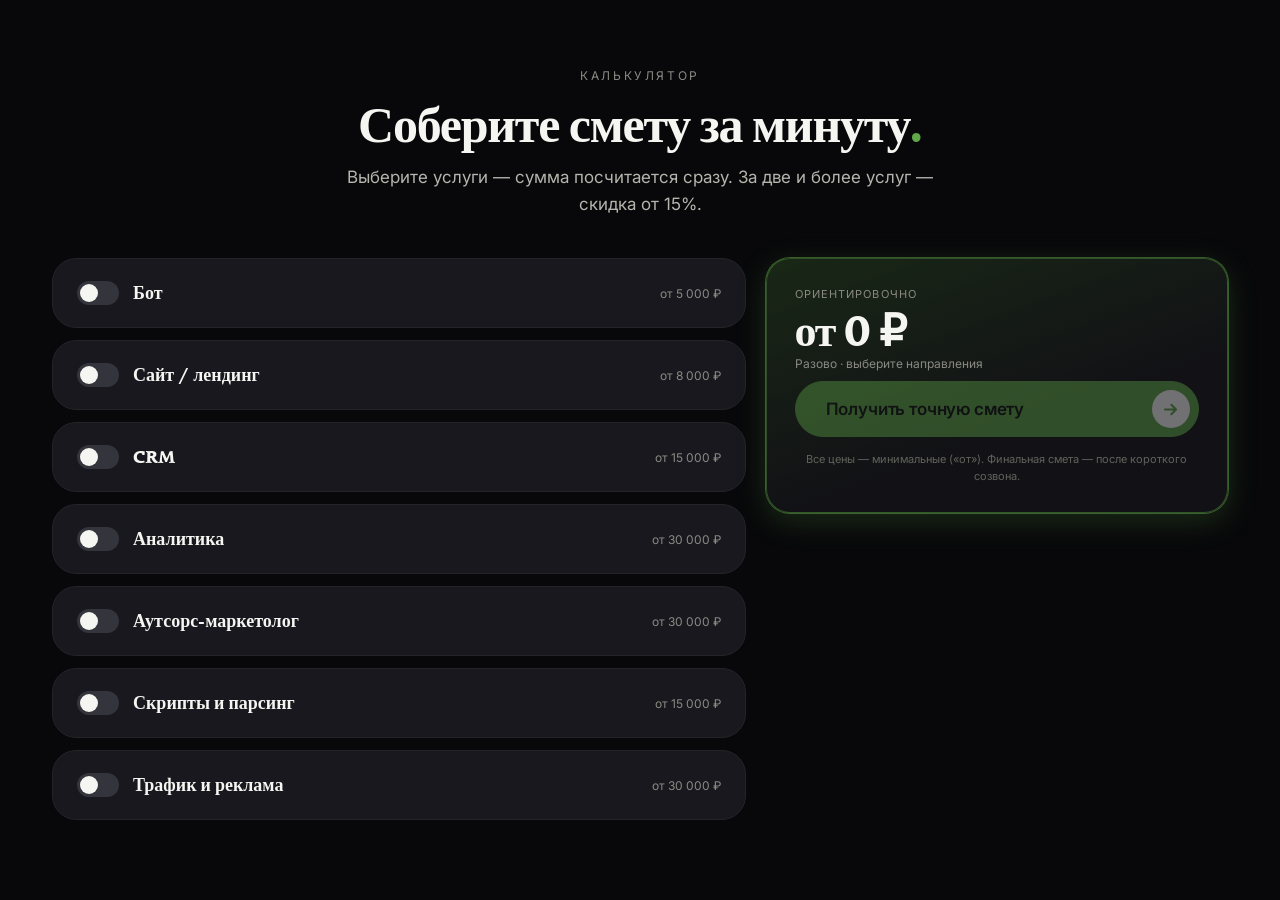
<file: digitalstroy-landing/calculator.html>
<!DOCTYPE html>
<html lang="ru">
<head>
<meta charset="utf-8">
<meta name="viewport" content="width=device-width, initial-scale=1">
<link rel="icon" type="image/svg+xml" href="favicon.svg">
<title>Калькулятор стоимости — DigitalStroy</title>
<link rel="preconnect" href="https://fonts.gstatic.com" crossorigin>
<link href="https://fonts.googleapis.com/css2?family=Simonetta:wght@400;900&family=Inter:wght@400;500;600;700&display=swap" rel="stylesheet">
<style>
/* ── DigitalStroy · design tokens (inlined from the design system) ── */
:root {
  /* ink / canvas */
  --ink-950:#08080A; --ink-900:#0C0C0F; --ink-850:#121216; --ink-800:#18181E;
  --ink-700:#232329; --ink-600:#34343C;
  /* concrete neutrals */
  --concrete-050:#F5F5F1; --concrete-100:#E7E7E1; --concrete-300:#B5B5AE;
  --concrete-400:#8A8A83; --concrete-500:#62625C;
  /* accent — signal green */
  --green-300:#9CCC78; --green-400:#60A848; --green-500:#6FBB52; --green-600:#4E8F3A;
  --green-soft:rgba(96,168,72,0.14);
  /* secondary accent — signal orange */
  --signal-400:#FF6A2C; --signal-soft:rgba(255,106,44,0.12);
  --success:#5BD08A; --warning:#F2C14E; --danger:#F2603F;
  /* semantic aliases */
  --bg-page:var(--ink-900); --bg-deep:var(--ink-950);
  --surface-raised:var(--ink-850); --surface-card:var(--ink-800);
  --border-subtle:var(--ink-700); --border-strong:var(--ink-600);
  --text-strong:var(--concrete-050); --text-body:var(--concrete-300);
  --text-muted:var(--concrete-400); --text-faint:var(--concrete-500);
  --accent:var(--green-400); --accent-hover:var(--green-500); --accent-press:var(--green-600);
  --accent-on:#0C0C0F; --accent-wash:var(--green-soft);
  --accent-2:var(--signal-400); --accent-2-wash:rgba(255,106,44,0.12);
  --max-1:#2B7FFF; --max-2:#8B3BFF;

  /* fonts — this landing overrides DS defaults with Simonetta + Inter */
  --font-display:'Simonetta', Georgia, serif;
  --font-body:'Inter', system-ui, sans-serif;
  --font-mono:'Inter', system-ui, sans-serif;
  --fw-regular:400; --fw-medium:500; --fw-semi:600; --fw-bold:700; --fw-black:800;

  /* spacing / radius / shadow / motion */
  --sp-1:4px; --sp-2:8px; --sp-3:12px; --sp-4:16px; --sp-5:24px; --sp-6:32px;
  --sp-7:48px; --sp-8:64px; --sp-9:96px; --sp-10:128px;
  --r-xs:4px; --r-sm:8px; --r-md:14px; --r-lg:24px; --r-xl:30px; --r-pill:999px;
  --shadow-sm:0 1px 2px rgba(0,0,0,0.4); --shadow-md:0 8px 24px rgba(0,0,0,0.45);
  --shadow-lg:0 24px 60px rgba(0,0,0,0.55);
  --glow-accent:0 0 0 1px rgba(96,168,72,0.5), 0 8px 30px rgba(96,168,72,0.22);
  --ease-out:cubic-bezier(0.22,1,0.36,1); --ease-in-out:cubic-bezier(0.65,0,0.35,1);
  --dur-fast:140ms; --dur-mid:240ms; --dur-slow:480ms;
  --container:1240px;
}

/* ── Button (from DS Button.jsx) ── */
.btn { display:inline-flex; align-items:center; justify-content:center; gap:8px;
  font-family:var(--font-body); font-weight:var(--fw-semi); letter-spacing:-0.01em;
  line-height:1; border-radius:var(--r-pill); cursor:pointer; border:1px solid transparent;
  transition:filter var(--dur-fast) var(--ease-out), box-shadow var(--dur-fast) var(--ease-out), transform var(--dur-fast) var(--ease-out); }
.btn-sm { padding:8px 16px; font-size:14px; gap:6px; }
.btn-md { padding:12px 22px; font-size:15px; gap:8px; }
.btn-lg { padding:16px 30px; font-size:17px; gap:10px; }
.btn-full { width:100%; }
.btn-primary { background:var(--accent); color:var(--accent-on); border-color:var(--accent); gap:14px; }
/* attached button: green pill + white circle with green arrow on the right */
.btn-primary::after { content:""; flex:none; align-self:center; border-radius:999px;
  background:#fff no-repeat center; background-image:url("data:image/svg+xml,%3Csvg xmlns='http://www.w3.org/2000/svg' viewBox='0 0 24 24' fill='none' stroke='%2360A848' stroke-width='2.6' stroke-linecap='round' stroke-linejoin='round'%3E%3Cpath d='M5 12h14M13 6l6 6-6 6'/%3E%3C/svg%3E"); }
.btn-primary.btn-sm::after { width:24px; height:24px; background-size:13px; }
.btn-primary.btn-md::after { width:32px; height:32px; background-size:16px; }
.btn-primary.btn-lg::after { width:38px; height:38px; background-size:19px; }
/* keep overall heights aligned with outline buttons; leave room so text never runs into the circle */
.btn-primary.btn-sm { padding:3px 6px 3px 16px; }
.btn-primary.btn-md { padding:7px 7px 7px 22px; }
.btn-primary.btn-lg { padding:8px 8px 8px 30px; }
.btn-primary.btn-full { justify-content:space-between; }
.btn-secondary { background:var(--surface-card); color:var(--text-strong); border-color:var(--border-strong); }
.btn-outline { background:transparent; color:var(--text-strong); border-color:var(--border-strong); }
.btn-ghost { background:transparent; color:var(--text-body); border-color:transparent; }
.btn:hover { filter:brightness(1.13) saturate(1.05); box-shadow:0 8px 26px rgba(0,0,0,0.45), 0 0 22px rgba(96,168,72,0.28); }

/* ── Tag (from DS Tag.jsx) ── */
.tag { display:inline-flex; align-items:center; gap:6px; padding:6px 13px;
  font-family:var(--font-mono); font-size:12px; letter-spacing:0.04em; text-transform:uppercase;
  border-radius:var(--r-pill); line-height:1; }
.tag-default { background:var(--surface-card); color:var(--text-body); border:1px solid var(--border-subtle); }
.tag-accent { background:var(--accent-wash); color:var(--accent); border:1px solid transparent; }
.tag-outline { background:transparent; color:var(--text-body); border:1px solid var(--border-strong); }
.tag-solid { background:var(--accent); color:var(--accent-on); border:1px solid var(--accent); }


/* ── page shell ── */
* { box-sizing:border-box; }
html, body { margin:0; background:var(--bg-deep); }
body { font-family:var(--font-body); color:var(--text-body); -webkit-font-smoothing:antialiased; }
::selection { background:rgba(96,168,72,0.3); }
.calc-wrap { max-width:1240px; margin:0 auto; padding:64px 32px; }
.calc-head { text-align:center; margin-bottom:40px; }
.calc-eyebrow { font-family:var(--font-mono); font-size:12px; font-weight:400; letter-spacing:0.22em; text-transform:uppercase; color:var(--text-muted); }
.calc-h2 { font-family:var(--font-display); font-size:clamp(30px,4.4vw,50px); font-weight:600; letter-spacing:-0.025em; line-height:1.0; margin:16px 0 14px; color:var(--text-strong); }
.calc-h2 span { color:var(--accent); }
.calc-sub { font-family:var(--font-body); font-size:17px; line-height:1.6; color:var(--text-body); max-width:600px; margin:0 auto; }

/* ===== Калькулятор ===== */
#calc-app { display: grid; grid-template-columns: 1.5fr 1fr; gap: 20px; align-items: start; }
.cc-directions { display: flex; flex-direction: column; gap: 12px; }

.cc-dir { background: var(--surface-card); border: 1px solid var(--border-subtle); border-radius: var(--r-lg); padding: 6px; transition: border-color var(--dur-mid) var(--ease-out), background var(--dur-mid) var(--ease-out); }
.cc-dir.on { border-color: rgba(96,168,72,0.4); background: linear-gradient(180deg, var(--accent-wash), var(--surface-card) 60%); }

.cc-dir-head { display: flex; align-items: center; gap: 14px; padding: 16px 18px; cursor: pointer; user-select: none; }
.cc-dir-name { font-family: var(--font-display); font-size: 18px; font-weight: 700; color: var(--text-strong); flex: 1; }
.cc-dir-from { font-family: var(--font-mono); font-size: 12px; color: var(--text-muted); white-space: nowrap; }
.cc-dir.on .cc-dir-from { display: none; }

/* тумблер */
.cc-switch { position: relative; width: 42px; height: 24px; border-radius: 999px; background: var(--border-strong); flex: none; transition: background var(--dur-fast) var(--ease-out); }
.cc-switch input { position: absolute; inset: 0; opacity: 0; margin: 0; cursor: pointer; }
.cc-knob { position: absolute; top: 3px; left: 3px; width: 18px; height: 18px; border-radius: 999px; background: var(--text-strong); transition: transform var(--dur-fast) var(--ease-out); }
.cc-switch input:checked ~ .cc-knob { transform: translateX(18px); background: var(--accent-on); }
.cc-switch:has(input:checked) { background: var(--accent); }
.cc-switch input:focus-visible ~ .cc-knob { box-shadow: 0 0 0 3px var(--accent-wash); }

/* тело раскрытия */
.cc-dir-body { display: none; padding: 4px 18px 18px; flex-direction: column; gap: 8px; }
.cc-dir.on .cc-dir-body { display: flex; }
.cc-sub { font-family: var(--font-mono); font-size: 11px; letter-spacing: 0.1em; text-transform: uppercase; color: var(--text-muted); margin: 8px 0 2px; }

/* radio-тарифы */
.cc-tiers { display: flex; flex-direction: column; gap: 8px; }
.cc-radio, .cc-check { display: flex; align-items: center; gap: 12px; padding: 12px 14px; border-radius: var(--r-md); border: 1px solid var(--border-subtle); background: var(--surface-raised); cursor: pointer; transition: border-color var(--dur-fast) var(--ease-out), background var(--dur-fast) var(--ease-out); }
.cc-radio input, .cc-check input { position: absolute; opacity: 0; width: 0; height: 0; }
.cc-dot { width: 18px; height: 18px; border-radius: 999px; border: 2px solid var(--border-strong); flex: none; transition: border-width var(--dur-fast) var(--ease-out), border-color var(--dur-fast) var(--ease-out); }
.cc-radio:has(input:checked) { border-color: var(--accent); background: var(--accent-wash); }
.cc-radio:has(input:checked) .cc-dot { border-width: 5px; border-color: var(--accent); }
.cc-radio-label, .cc-check-label { font-family: var(--font-body); font-size: 15px; color: var(--text-body); flex: 1; }
.cc-radio:has(input:checked) .cc-radio-label { color: var(--text-strong); font-weight: 600; }
.cc-price { font-family: var(--font-mono); font-size: 13px; color: var(--text-muted); white-space: nowrap; }
.cc-radio:has(input:checked) .cc-price { color: var(--accent); }
.cc-per { color: var(--text-faint); }

/* checkbox-опции */
.cc-addons { display: grid; grid-template-columns: 1fr 1fr; gap: 8px; }
.cc-box { width: 18px; height: 18px; border-radius: 5px; border: 2px solid var(--border-strong); flex: none; display: inline-flex; align-items: center; justify-content: center; font-size: 12px; color: var(--accent-on); transition: background var(--dur-fast) var(--ease-out), border-color var(--dur-fast) var(--ease-out); }
.cc-check:has(input:checked) { border-color: var(--accent); background: var(--accent-wash); }
.cc-check:has(input:checked) .cc-box { background: var(--accent); border-color: var(--accent); }
.cc-check:has(input:checked) .cc-box::after { content: "✓"; }
.cc-check:has(input:checked) .cc-check-label { color: var(--text-strong); }
.cc-check input:focus-visible ~ .cc-box, .cc-radio input:focus-visible ~ .cc-dot { box-shadow: 0 0 0 3px var(--accent-wash); }

/* степпер */
.cc-stepper { display: flex; align-items: center; justify-content: space-between; gap: 12px; padding: 12px 14px; border-radius: var(--r-md); border: 1px solid var(--border-subtle); background: var(--surface-raised); margin-top: 4px; }
.cc-step-label { font-family: var(--font-body); font-size: 14px; color: var(--text-body); }
.cc-step-ctrl { display: inline-flex; align-items: center; gap: 6px; flex: none; }
.cc-step-btn { width: 30px; height: 30px; border-radius: 8px; border: 1px solid var(--border-strong); background: var(--surface-card); color: var(--text-strong); font-size: 18px; line-height: 1; cursor: pointer; }
.cc-step-val { font-family: var(--font-mono); font-size: 15px; color: var(--text-strong); min-width: 20px; text-align: center; }

.cc-note { font-family: var(--font-body); font-size: 14px; line-height: 1.5; color: var(--text-muted); margin: 4px 0 0; }
.cc-note b { color: var(--accent); }

/* панель итога */
.cc-summary { position: sticky; top: 100px; background: linear-gradient(160deg, rgba(96,168,72,0.20), var(--surface-raised) 62%); border: 1px solid rgba(96,168,72,0.4); border-radius: var(--r-lg); padding: 28px; box-shadow: var(--glow-accent); }
.cc-sum-eyebrow { font-family: var(--font-mono); font-size: 11px; letter-spacing: 0.1em; text-transform: uppercase; color: var(--text-muted); }
.cc-sum-main { font-family: var(--font-display); font-size: 44px; font-weight: 700; letter-spacing: -0.03em; color: var(--text-strong); margin: 8px 0 2px; line-height: 1.02; }
.cc-sum-old { font-family: var(--font-mono); font-size: 15px; color: var(--text-faint); margin-bottom: 2px; }
.cc-sum-old s { color: var(--text-faint); }
.cc-sum-cap { font-family: var(--font-mono); font-size: 12px; color: var(--text-muted); margin-bottom: 6px; }
.cc-sum-monthly { font-family: var(--font-body); font-size: 15px; color: var(--text-body); margin: 6px 0 4px; }
.cc-sum-monthly b { color: var(--text-strong); font-family: var(--font-display); }
.cc-sum-lines { display: flex; flex-direction: column; gap: 8px; padding: 16px 0; margin: 14px 0; border-top: 1px solid var(--border-subtle); border-bottom: 1px solid var(--border-subtle); }
.cc-sum-line { display: flex; justify-content: space-between; gap: 12px; font-family: var(--font-body); font-size: 14px; color: var(--text-body); }
.cc-sum-line span:last-child { font-family: var(--font-mono); white-space: nowrap; color: var(--text-muted); }

.cc-badge-wrap { background: var(--accent-wash); border: 1px solid rgba(96,168,72,0.35); border-radius: var(--r-md); padding: 14px 16px; margin-bottom: 16px; }
.cc-badge { display: inline-block; font-family: var(--font-mono); font-size: 12px; font-weight: 700; letter-spacing: 0.04em; color: var(--accent-on); background: var(--accent); padding: 4px 10px; border-radius: 999px; margin-bottom: 8px; }
.cc-badge-note { font-family: var(--font-body); font-size: 13px; line-height: 1.45; color: var(--text-body); margin: 0; }
.cc-indiv { font-family: var(--font-body); font-size: 13px; line-height: 1.45; color: var(--text-muted); margin: 0 0 16px; }
.cc-cta { margin-top: 4px; }
.cc-cta[disabled] { opacity: 0.4; cursor: not-allowed; }
.cc-foot { font-family: var(--font-mono); font-size: 11px; line-height: 1.5; color: var(--text-faint); margin: 14px 0 0; text-align: center; }

@media (max-width: 900px) {
  #calc-app { grid-template-columns: 1fr; }
  .cc-addons { grid-template-columns: 1fr; }
  .cc-summary { position: sticky; bottom: 0; top: auto; z-index: 30; }
}

</style>
</head>
<body>
  <div class="calc-wrap">
    <div class="calc-head">
      <span class="calc-eyebrow">Калькулятор</span>
      <h2 class="calc-h2">Соберите смету за минуту<span>.</span></h2>
      <p class="calc-sub">Выберите услуги — сумма посчитается сразу. За две и более услуг — скидка от 15%.</p>
    </div>
    <div id="calc-app"></div>
  </div>

  <script>
/* ============================================================================
   DigitalStroy — калькулятор стоимости.
   Весь UI строится из объекта PRICING. Состояние — в памяти (объект state).
   Пересчёт мгновенный. Скидка 15% на разовую часть при 2+ направлениях.
   Точка интеграции — window.DSCalcSubmit(payload, summary) (заглушка onSubmit).
   ========================================================================== */
(function () {
  "use strict";

  const PRICING = {
    currency: "₽",
    roundTo: 1000,               // округление сумм вниз до 1000 (косметика "от")
    bundle: {
      threshold: 2,              // от скольких направлений включается скидка
      percent: 15,               // минимальный процент ("от 15%")
      note: "При заказе от двух услуг — скидка от 15%. Точный процент рассчитаем на созвоне."
    },
    directions: [
      {
        id: "bot", label: "Бот", type: "tiered",
        tiers: [
          { id: "simple", label: "Простой бот (меню и заявки)", price: 5000 },
          { id: "sales",  label: "Бот заявок / продаж",         price: 20000 },
          { id: "ai",     label: "Бот-воронка / с ИИ",          price: 40000 }
        ],
        addons: [
          { id: "pay",       label: "Приём платежей",            price: 12000 },
          { id: "crm",       label: "Интеграция с CRM",          price: 15000 },
          { id: "broadcast", label: "Рассылки и админ-панель",   price: 20000 },
          { id: "miniapp",   label: "Telegram/Max Mini App",     price: 60000 },
          { id: "subs",      label: "Подписки и платный доступ", price: 15000 },
          { id: "parsing",   label: "Парсинг и автозаполнение",  price: 18000 }
        ],
        platformMultiplier: { label: "Доп. площадка (Max / ВК / Авито)", perExtra: 0.4, max: 3 }
      },
      {
        id: "site", label: "Сайт / лендинг", type: "tiered",
        tiers: [
          { id: "express", label: "Экспресс на Tilda",             price: 8000 },
          { id: "landing", label: "Лендинг",                       price: 29000 },
          { id: "premium", label: "Лендинг премиум (SEO+CRM+A/B)", price: 49000 },
          { id: "corp",    label: "Корпоративный сайт",            price: 89000 }
        ],
        addons: []
      },
      {
        id: "crm", label: "CRM", type: "tiered",
        tiers: [
          { id: "audit",   label: "Аудит",                      price: 15000 },
          { id: "amo",     label: "amoCRM — базовая настройка",  price: 30000 },
          { id: "bitrix",  label: "Битрикс24 — базовый пакет",   price: 45000 },
          { id: "complex", label: "Комплексное внедрение",       price: 120000 }
        ],
        addons: []
      },
      {
        id: "analytics", label: "Аналитика", type: "flat",
        basePrice: 30000,
        note: "Дашборд/отчётность — от 30 000 ₽, зависит от источников данных."
      },
      {
        id: "marketer", label: "Аутсорс-маркетолог", type: "tiered",
        tiers: [
          { id: "audit",   label: "Аудит + стратегия (разово)", price: 30000 },
          { id: "quarter", label: "Квартал (ведение)",          price: 50000, per: "мес" },
          { id: "sub",     label: "Подписка (полное ведение)",  price: 50000, per: "мес" }
        ],
        addons: []
      },
      {
        id: "scripts", label: "Скрипты и парсинг", type: "flat",
        basePrice: 15000,
        note: "Скрипт/парсер/связка сервисов — от 15 000 ₽."
      },
      {
        id: "traffic", label: "Трафик и реклама", type: "flat",
        basePrice: 30000, individual: true,
        note: "От 30 000 ₽ + рекламный бюджет. Точную модель считаем под задачу."
      }
    ]
  };

  // Состояние в памяти. Направление «включено», если для него есть ключ.
  const state = { selected: {} };

  // --- helpers ---------------------------------------------------------------
  const dir = (id) => PRICING.directions.find((d) => d.id === id);
  const fmt = (n) => n.toLocaleString("ru-RU");
  const floorTo = (n, step) => Math.floor(n / step) * step;

  // Цена активного тарифа направления
  function tierPrice(d, tierId) {
    const t = d.tiers.find((x) => x.id === tierId) || d.tiers[0];
    return t ? t.price : 0;
  }

  // Разбор одного направления: {oneTime, monthly, lines[]}
  function priceDirection(id) {
    const d = dir(id);
    const sel = state.selected[id];
    const lines = [];
    let oneTime = 0, monthly = 0;

    if (d.type === "flat") {
      // flat-позиция всегда разовая
      oneTime += d.basePrice;
      lines.push({ label: d.label, amount: d.basePrice, per: null });
      return { oneTime, monthly, lines };
    }

    // tiered — считаем выбранный тариф (может быть помесячным)
    const tier = d.tiers.find((x) => x.id === sel.tier) || d.tiers[0];
    const base = tier.price;
    if (tier.per === "мес") {
      monthly += base;
      lines.push({ label: d.label + " · " + tier.label, amount: base, per: "мес" });
    } else {
      oneTime += base;
      lines.push({ label: d.label + " · " + tier.label, amount: base, per: null });

      // доп-опции (только у направлений с addons; всегда разовые)
      (sel.addons || []).forEach((aid) => {
        const a = d.addons.find((x) => x.id === aid);
        if (a) { oneTime += a.price; lines.push({ label: a.label, amount: a.price, per: null }); }
      });

      // множитель площадок — считается ОТ base
      if (d.platformMultiplier && sel.extraPlatforms > 0) {
        const extra = Math.round(base * d.platformMultiplier.perExtra * sel.extraPlatforms);
        oneTime += extra;
        lines.push({ label: d.platformMultiplier.label + " ×" + sel.extraPlatforms, amount: extra, per: null });
      }
    }
    return { oneTime, monthly, lines };
  }

  // Итоговый расчёт по всем включённым направлениям
  function compute() {
    let oneTime = 0, monthly = 0, allLines = [], hasIndividual = false;
    const ids = Object.keys(state.selected);
    ids.forEach((id) => {
      const r = priceDirection(id);
      oneTime += r.oneTime;
      monthly += r.monthly;
      allLines = allLines.concat(r.lines);
      if (dir(id).individual) hasIndividual = true;
    });
    const count = ids.length;
    const discount = count >= PRICING.bundle.threshold ? PRICING.bundle.percent : 0;
    const oneTimeFinal = floorTo(oneTime * (1 - discount / 100), PRICING.roundTo);
    return { oneTime, oneTimeFinal, monthly, count, discount, hasIndividual, lines: allLines };
  }

  // --- рендер направлений (строится из PRICING) ------------------------------
  function el(tag, cls, html) {
    const e = document.createElement(tag);
    if (cls) e.className = cls;
    if (html != null) e.innerHTML = html;
    return e;
  }

  function buildDirectionCard(d) {
    const card = el("div", "cc-dir");
    card.dataset.dir = d.id;

    // header: тумблер + название
    const head = el("label", "cc-dir-head");
    const toggle = el("span", "cc-switch");
    const input = document.createElement("input");
    input.type = "checkbox";
    input.setAttribute("aria-label", "Включить в смету: " + d.label);
    toggle.appendChild(input);
    toggle.appendChild(el("span", "cc-knob"));
    head.appendChild(toggle);
    head.appendChild(el("span", "cc-dir-name", d.label));
    // короткий ценник-намёк справа
    const from = d.type === "flat" ? d.basePrice : Math.min.apply(null, d.tiers.map((t) => t.price));
    head.appendChild(el("span", "cc-dir-from", "от " + fmt(from) + " " + PRICING.currency));
    card.appendChild(head);

    // body (тарифы/опции) — раскрывается при включении
    const bodyWrap = el("div", "cc-dir-body");

    if (d.type === "flat") {
      if (d.note) bodyWrap.appendChild(el("p", "cc-note", d.note + (d.individual ? " <b>Ориентировочно.</b>" : "")));
    } else {
      // тарифы — radio
      const tiersBox = el("div", "cc-tiers");
      d.tiers.forEach((t, i) => {
        const row = el("label", "cc-radio");
        const r = document.createElement("input");
        r.type = "radio"; r.name = "tier-" + d.id; r.value = t.id;
        if (i === 0) r.checked = true;
        row.appendChild(r);
        row.appendChild(el("span", "cc-dot"));
        const per = t.per ? '<span class="cc-per">/' + t.per + "</span>" : "";
        row.appendChild(el("span", "cc-radio-label", t.label));
        row.appendChild(el("span", "cc-price", "от " + fmt(t.price) + " " + PRICING.currency + per));
        tiersBox.appendChild(row);
      });
      bodyWrap.appendChild(tiersBox);

      // доп-опции — checkbox
      if (d.addons && d.addons.length) {
        bodyWrap.appendChild(el("div", "cc-sub", "Доп. опции"));
        const addBox = el("div", "cc-addons");
        d.addons.forEach((a) => {
          const row = el("label", "cc-check");
          const c = document.createElement("input");
          c.type = "checkbox"; c.value = a.id;
          row.appendChild(c);
          row.appendChild(el("span", "cc-box"));
          row.appendChild(el("span", "cc-check-label", a.label));
          row.appendChild(el("span", "cc-price", "+" + fmt(a.price)));
          addBox.appendChild(row);
        });
        bodyWrap.appendChild(addBox);
      }

      // множитель площадок — степпер
      if (d.platformMultiplier) {
        const pm = d.platformMultiplier;
        const step = el("div", "cc-stepper");
        step.innerHTML =
          '<span class="cc-step-label">' + pm.label + "</span>" +
          '<span class="cc-step-ctrl">' +
          '<button type="button" class="cc-step-btn" data-step="-1" aria-label="Меньше">−</button>' +
          '<span class="cc-step-val">0</span>' +
          '<button type="button" class="cc-step-btn" data-step="1" aria-label="Больше">+</button>' +
          "</span>";
        bodyWrap.appendChild(step);
      }
    }

    card.appendChild(bodyWrap);
    return card;
  }

  // --- рендер панели итога ---------------------------------------------------
  function renderSummary(root) {
    const r = compute();
    const cur = PRICING.currency;
    let html = "";

    html += '<div class="cc-sum-eyebrow">Ориентировочно</div>';

    // Разово + зачёркнутая старая цена при скидке
    html += '<div class="cc-sum-main">от ' + fmt(r.oneTimeFinal) + " " + cur + "</div>";
    if (r.discount > 0) {
      html += '<div class="cc-sum-old">от <s>' + fmt(r.oneTime) + " " + cur + "</s></div>";
    }
    html += '<div class="cc-sum-cap">Разово' + (r.count ? "" : " · выберите направления") + "</div>";

    // Ежемесячно — только если > 0
    if (r.monthly > 0) {
      html += '<div class="cc-sum-monthly">Ежемесячно: <b>от ' + fmt(r.monthly) + " " + cur + "/мес</b></div>";
    }

    // список позиций
    if (r.lines.length) {
      html += '<div class="cc-sum-lines">';
      r.lines.forEach((l) => {
        html += '<div class="cc-sum-line"><span>' + l.label + "</span><span>" +
                fmt(l.amount) + (l.per ? "/" + l.per : "") + "</span></div>";
      });
      html += "</div>";
    }

    // бейдж скидки + note
    if (r.discount > 0) {
      html += '<div class="cc-badge-wrap"><span class="cc-badge">−' + r.discount + "% за связку</span>" +
              '<p class="cc-badge-note">' + PRICING.bundle.note + "</p></div>";
    }

    // сноска индивидуального расчёта
    if (r.hasIndividual) {
      html += '<p class="cc-indiv">Часть услуг (трафик) считается под задачу — итог уточним на созвоне.</p>';
    }

    // CTA
    const disabled = r.count === 0 ? " disabled" : "";
    html += '<button type="button" class="btn btn-primary btn-lg btn-full cc-cta"' + disabled + ">Получить точную смету</button>";

    // общая подпись
    html += '<p class="cc-foot">Все цены — минимальные («от»). Финальная смета — после короткого созвона.</p>';

    root.innerHTML = html;
    root.querySelector(".cc-cta").addEventListener("click", onSubmitClick);
  }

  // --- CTA: payload + человекочитаемое резюме --------------------------------
  function buildPayload() {
    const r = compute();
    const directions = Object.keys(state.selected).map((id) => {
      const d = dir(id), sel = state.selected[id];
      const o = { id: id };
      if (d.type === "tiered") {
        o.tier = sel.tier;
        if (d.addons && d.addons.length) o.addons = (sel.addons || []).slice();
        if (d.platformMultiplier) o.extraPlatforms = sel.extraPlatforms || 0;
      }
      return o;
    });
    return {
      oneTime: r.oneTimeFinal,
      monthly: r.monthly,
      discountPercent: r.discount,
      directions: directions,
      source: "calculator"
    };
  }

  function buildSummaryText() {
    const r = compute();
    const cur = PRICING.currency;
    const rows = r.lines.map((l) => "• " + l.label + " — " + fmt(l.amount) + (l.per ? "/" + l.per : "") + " " + cur);
    let text = "Смета DigitalStroy\n" + rows.join("\n");
    text += "\n\nРазово: от " + fmt(r.oneTimeFinal) + " " + cur;
    if (r.discount > 0) text += " (скидка −" + r.discount + "% за связку, без скидки от " + fmt(r.oneTime) + " " + cur + ")";
    if (r.monthly > 0) text += "\nЕжемесячно: от " + fmt(r.monthly) + " " + cur + "/мес";
    return text;
  }

  function onSubmitClick() {
    const payload = buildPayload();
    const summary = buildSummaryText();
    console.log("[DSCalc] payload:", payload);
    console.log("[DSCalc] summary:\n" + summary);
    // Точка интеграции: заменить на отправку в бота/вебхук.
    if (typeof window.DSCalcSubmit === "function") window.DSCalcSubmit(payload, summary);
  }

  // --- события ---------------------------------------------------------------
  function wire(root, summaryRoot) {
    const rerender = () => renderSummary(summaryRoot);

    root.addEventListener("change", (e) => {
      const card = e.target.closest(".cc-dir");
      if (!card) return;
      const id = card.dataset.dir, d = dir(id);

      // тумблер включения
      if (e.target.matches(".cc-switch input")) {
        if (e.target.checked) {
          const init = {};
          if (d.type === "tiered") { init.tier = d.tiers[0].id; init.addons = []; init.extraPlatforms = 0; }
          state.selected[id] = init;
          card.classList.add("on");
        } else {
          delete state.selected[id];
          card.classList.remove("on");
        }
        rerender();
        return;
      }
      if (!state.selected[id]) return;

      // выбор тарифа
      if (e.target.matches('input[type="radio"]')) {
        state.selected[id].tier = e.target.value;
        rerender();
        return;
      }
      // доп-опция
      if (e.target.matches('.cc-check input')) {
        const set = new Set(state.selected[id].addons || []);
        if (e.target.checked) set.add(e.target.value); else set.delete(e.target.value);
        state.selected[id].addons = Array.from(set);
        rerender();
        return;
      }
    });

    // степпер площадок
    root.addEventListener("click", (e) => {
      const btn = e.target.closest(".cc-step-btn");
      if (!btn) return;
      const card = e.target.closest(".cc-dir");
      const id = card.dataset.dir, d = dir(id);
      if (!state.selected[id]) return;
      const max = d.platformMultiplier.max;
      let v = state.selected[id].extraPlatforms || 0;
      v += parseInt(btn.dataset.step, 10);
      v = Math.max(0, Math.min(max, v));          // не выше max и не ниже 0
      state.selected[id].extraPlatforms = v;
      card.querySelector(".cc-step-val").textContent = v;
      rerender();
    });
  }

  // --- монтирование ----------------------------------------------------------
  function mount() {
    const app = document.getElementById("calc-app");
    if (!app) return;
    app.innerHTML =
      '<div class="cc-directions" id="cc-directions"></div>' +
      '<aside class="cc-summary" id="cc-summary"></aside>';
    const dirsRoot = app.querySelector("#cc-directions");
    const sumRoot = app.querySelector("#cc-summary");
    PRICING.directions.forEach((d) => dirsRoot.appendChild(buildDirectionCard(d)));
    wire(dirsRoot, sumRoot);
    renderSummary(sumRoot);
  }

  if (document.readyState === "loading") document.addEventListener("DOMContentLoaded", mount);
  else mount();
})();

  </script>
</body>
</html>
</file>
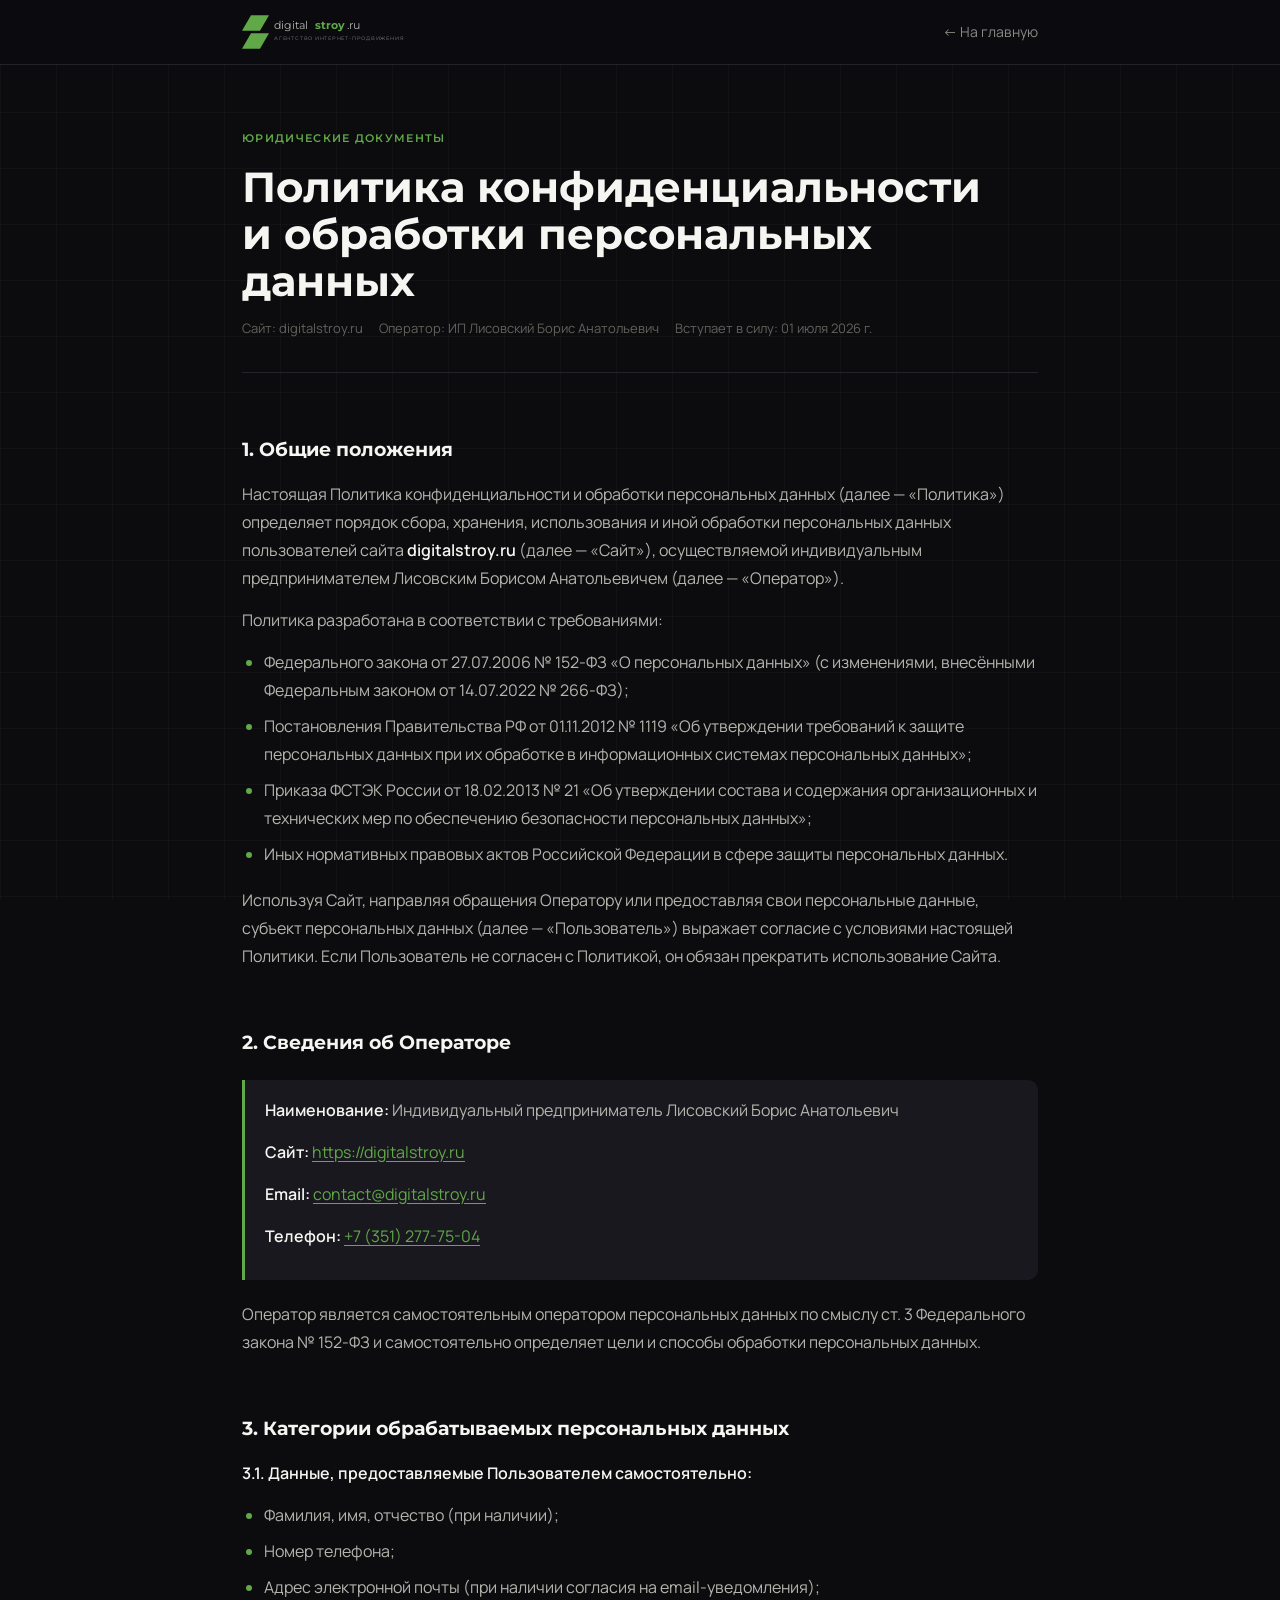
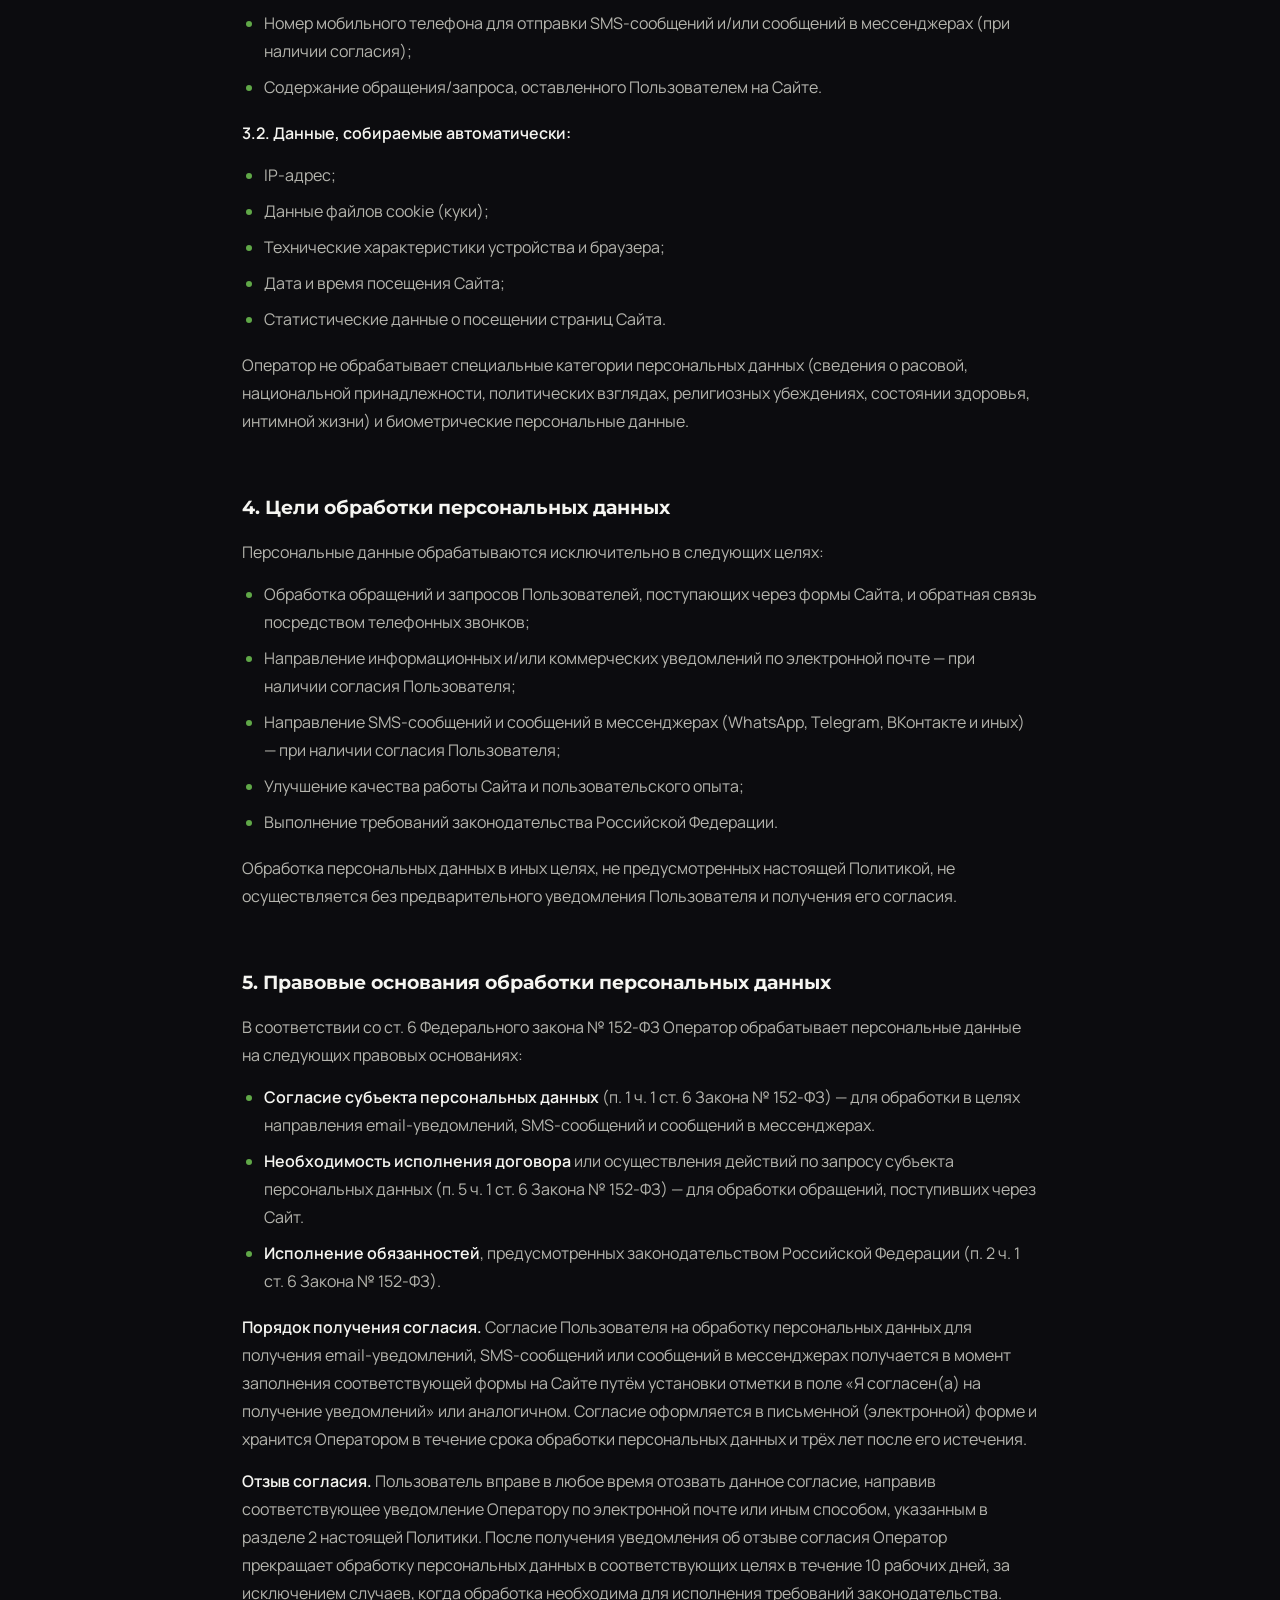
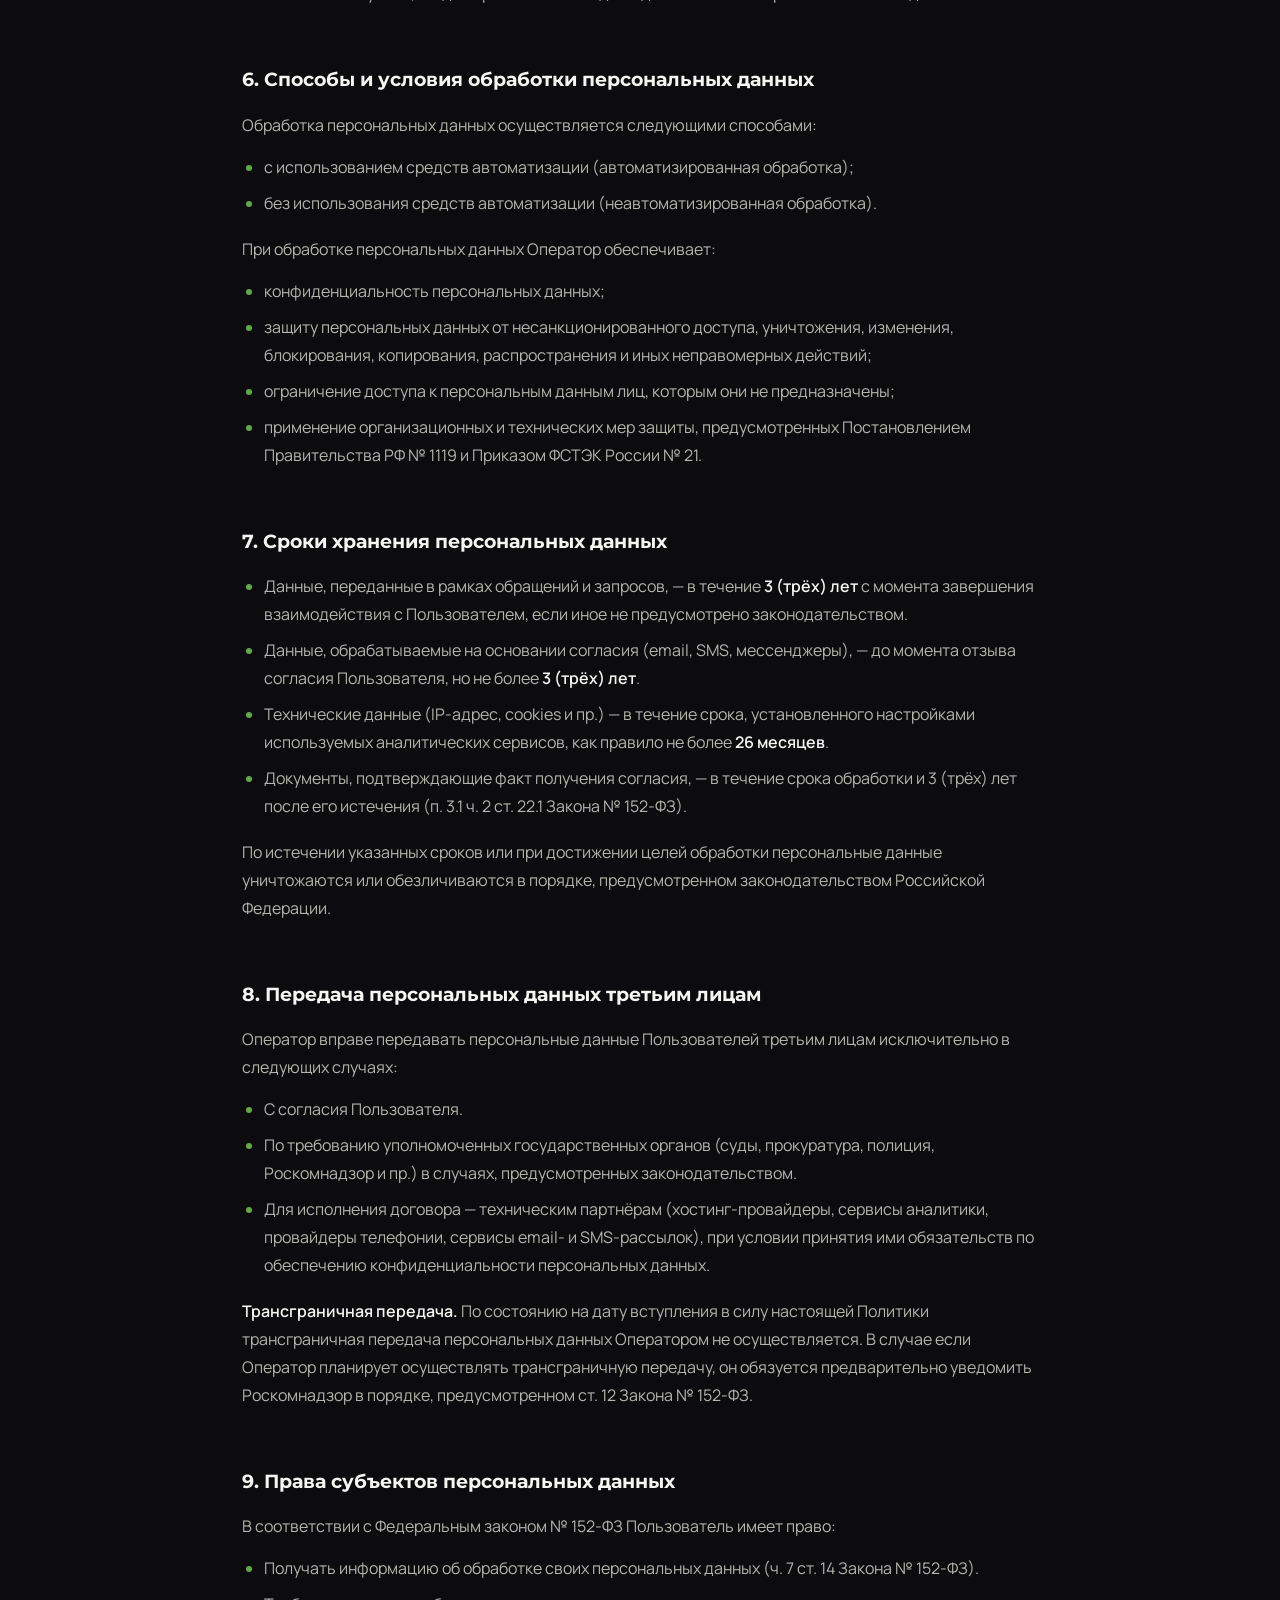
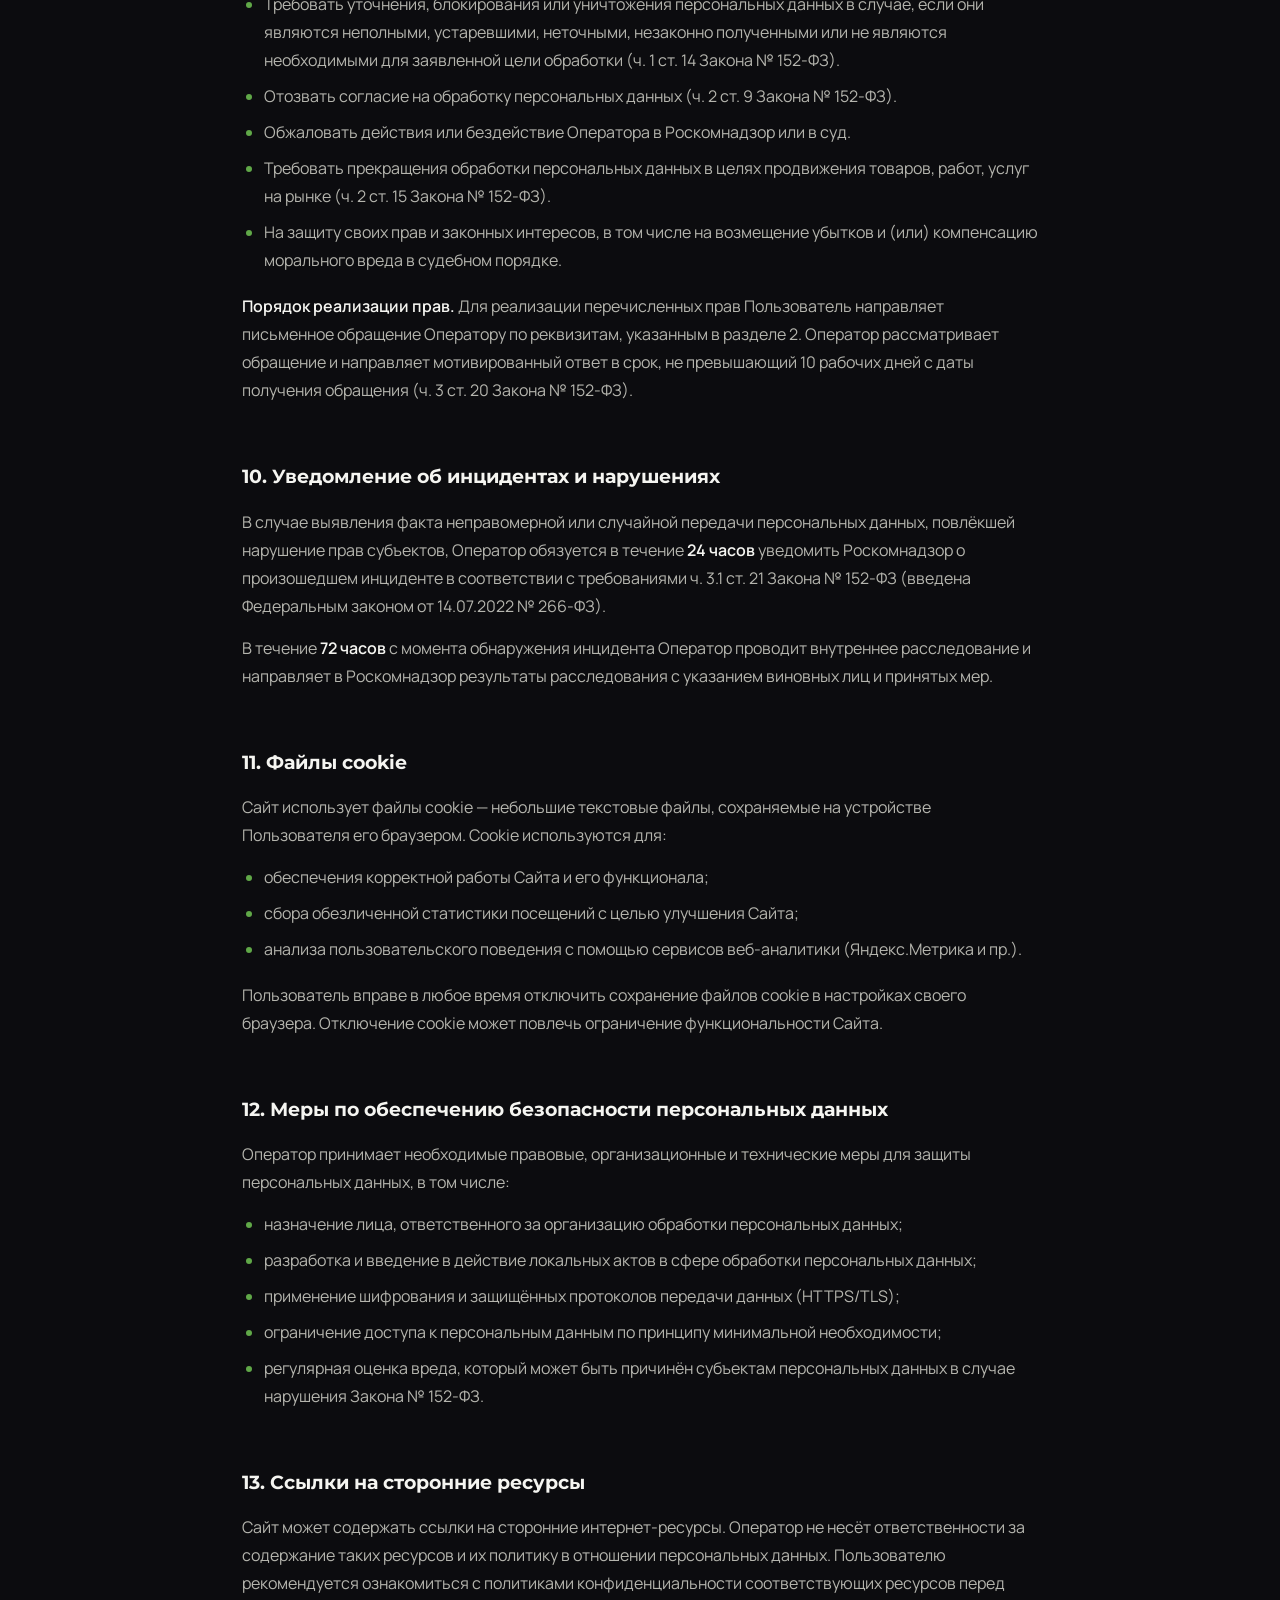
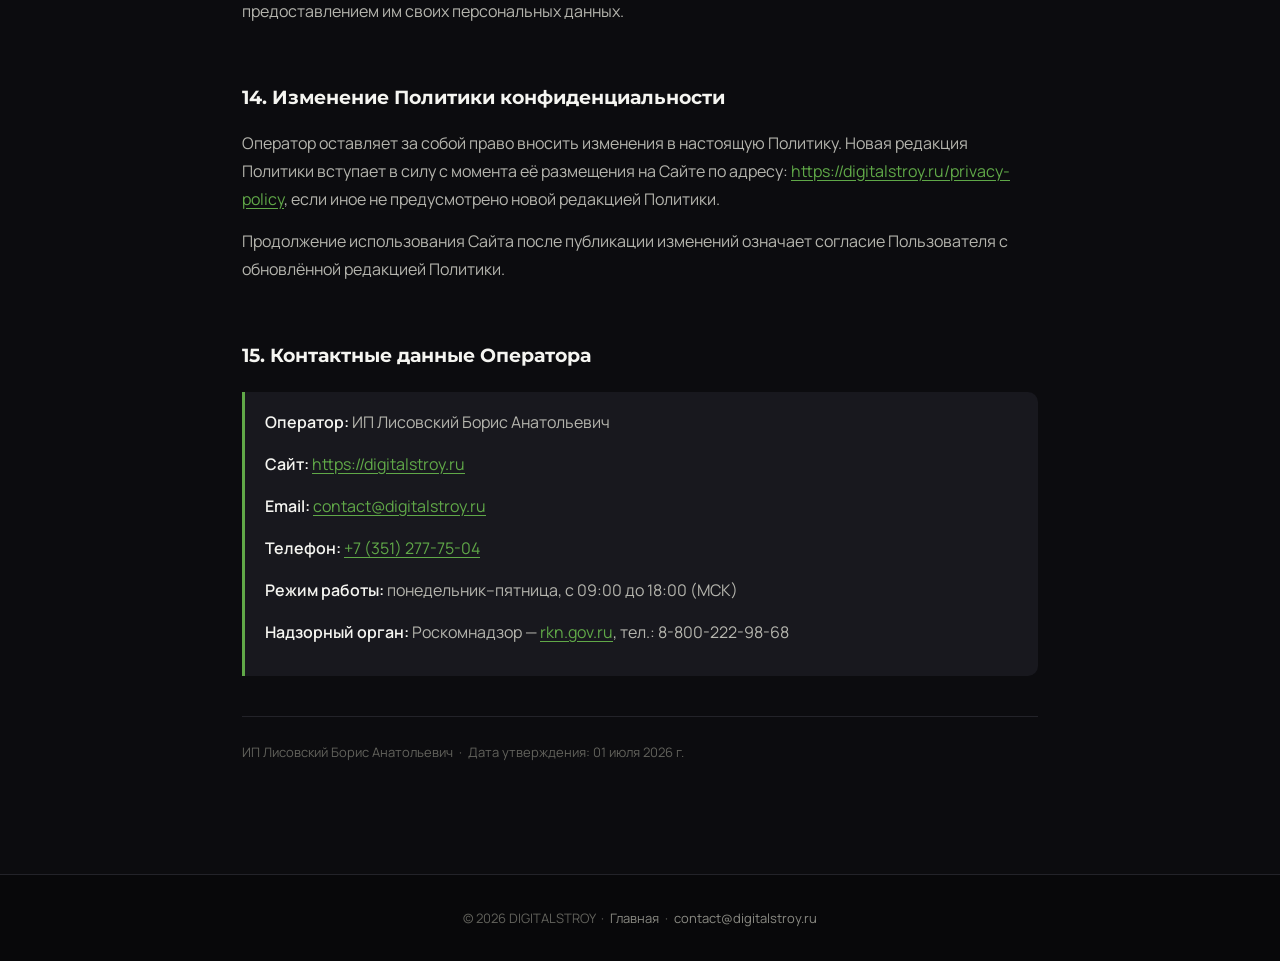
<file: digitalstroy-landing/privacy-policy.html>
<!DOCTYPE html>
<html lang="ru">
<head>
  <meta charset="UTF-8" />
  <meta name="viewport" content="width=device-width, initial-scale=1.0" />
  <title>Политика конфиденциальности — Digitalstroy.ru</title>
  <meta name="description" content="Политика конфиденциальности и обработки персональных данных сайта digitalstroy.ru" />
  <meta name="robots" content="noindex, follow" />

  <link rel="icon" type="image/svg+xml" href="data:image/svg+xml,%3Csvg xmlns='http://www.w3.org/2000/svg' viewBox='0 0 100 100'%3E%3Crect width='100' height='100' rx='22' fill='%2360A848'/%3E%3Ctext x='50' y='68' font-family='Montserrat%2Csans-serif' font-size='52' font-weight='700' fill='%23000' text-anchor='middle'%3Eds%3C/text%3E%3C/svg%3E" />
  <link rel="preconnect" href="https://fonts.googleapis.com" />
  <link rel="preconnect" href="https://fonts.gstatic.com" crossorigin />
  <link href="https://fonts.googleapis.com/css2?family=Montserrat:wght@400;600;700&family=Manrope:wght@400;500;600&display=swap" rel="stylesheet" />

  <style>
    :root {
      --ink-950: #08080A;
      --ink-900: #0C0C0F;
      --ink-850: #121216;
      --ink-800: #18181E;
      --ink-700: #232329;
      --ink-600: #34343C;
      --text-strong: #F5F5F1;
      --text-body: #B5B5AE;
      --text-muted: #8A8A83;
      --text-faint: #62625C;
      --accent: #60A848;
      --font-display: 'Montserrat', sans-serif;
      --font-body: 'Manrope', sans-serif;
    }

    *, *::before, *::after { box-sizing: border-box; margin: 0; padding: 0; }

    html { scroll-behavior: smooth; }

    body {
      background: var(--ink-900);
      color: var(--text-body);
      font-family: var(--font-body);
      font-size: 16px;
      line-height: 1.75;
      min-height: 100vh;
    }

    /* Grid background */
    body::before {
      content: '';
      position: fixed;
      inset: 0;
      z-index: 0;
      background-image:
        linear-gradient(rgba(245,245,241,0.03) 1px, transparent 1px),
        linear-gradient(90deg, rgba(245,245,241,0.03) 1px, transparent 1px);
      background-size: 56px 56px;
      pointer-events: none;
    }

    /* ── HEADER ── */
    header {
      position: sticky;
      top: 0;
      z-index: 100;
      background: rgba(12,12,15,0.80);
      backdrop-filter: blur(12px);
      border-bottom: 1px solid var(--ink-700);
      padding: 14px 0;
    }

    .header-inner {
      max-width: 860px;
      margin: 0 auto;
      padding: 0 32px;
      display: flex;
      align-items: center;
      justify-content: space-between;
      gap: 24px;
    }

    .header-inner a {
      text-decoration: none;
      color: var(--text-muted);
      font-size: 14px;
      transition: color 0.2s;
    }
    .header-inner a:hover { color: var(--accent); }

    /* ── MAIN ── */
    main {
      position: relative;
      z-index: 1;
      max-width: 860px;
      margin: 0 auto;
      padding: 64px 32px 96px;
    }

    /* ── HERO ── */
    .page-eyebrow {
      font-family: var(--font-display);
      font-size: 11px;
      font-weight: 600;
      text-transform: uppercase;
      letter-spacing: 0.12em;
      color: var(--accent);
      margin-bottom: 16px;
    }

    h1 {
      font-family: var(--font-display);
      font-size: clamp(28px, 4vw, 42px);
      font-weight: 700;
      color: var(--text-strong);
      line-height: 1.12;
      margin-bottom: 12px;
    }

    .page-meta {
      font-size: 13px;
      color: var(--text-faint);
      margin-bottom: 48px;
      padding-bottom: 32px;
      border-bottom: 1px solid var(--ink-700);
      display: flex;
      flex-wrap: wrap;
      gap: 16px;
    }

    .page-meta span { display: flex; align-items: center; gap: 6px; }

    /* ── CONTENT ── */
    .policy-body h2 {
      font-family: var(--font-display);
      font-size: 19px;
      font-weight: 700;
      color: var(--text-strong);
      margin: 44px 0 14px;
      padding-top: 12px;
    }

    .policy-body h2:first-child { margin-top: 0; }

    .policy-body p {
      margin-bottom: 14px;
      color: var(--text-body);
    }

    .policy-body ul, .policy-body ol {
      margin: 12px 0 18px 0;
      padding-left: 22px;
    }

    .policy-body li {
      margin-bottom: 8px;
      color: var(--text-body);
    }

    .policy-body li::marker { color: var(--accent); }

    .policy-body a {
      color: var(--accent);
      text-decoration: underline;
      text-underline-offset: 3px;
    }

    .policy-body a:hover { color: #6FBB52; }

    .policy-body strong {
      color: var(--text-strong);
      font-weight: 600;
    }

    .policy-body .highlight-block {
      background: #18181E;
      border-left: 3px solid var(--accent);
      border-radius: 0 10px 10px 0;
      padding: 16px 20px;
      margin: 20px 0;
    }

    /* ── FOOTER ── */
    footer {
      position: relative;
      z-index: 1;
      border-top: 1px solid var(--ink-700);
      background: var(--ink-950);
      padding: 32px 0;
      text-align: center;
    }

    footer p { font-size: 13px; color: var(--text-faint); }
    footer a { color: var(--text-muted); text-decoration: none; transition: color 0.2s; }
    footer a:hover { color: var(--accent); }

    @media (max-width: 600px) {
      main { padding: 40px 20px 64px; }
      .header-inner { padding: 0 20px; }
    }
  </style>
<!-- Yandex.Metrika counter -->
<script type="text/javascript">
    (function(m,e,t,r,i,k,a){
        m[i]=m[i]||function(){(m[i].a=m[i].a||[]).push(arguments)};
        m[i].l=1*new Date();
        for (var j = 0; j < document.scripts.length; j++) {if (document.scripts[j].src === r) { return; }}
        k=e.createElement(t),a=e.getElementsByTagName(t)[0],k.async=1,k.src=r,a.parentNode.insertBefore(k,a)
    })(window, document,'script','https://mc.yandex.ru/metrika/tag.js?id=110761643', 'ym');

    ym(110761643, 'init', {ssr:true, webvisor:true, clickmap:true, ecommerce:"dataLayer", referrer: document.referrer, url: location.href, accurateTrackBounce:true, trackLinks:true});
</script>
<!-- /Yandex.Metrika counter -->
<!-- Callibri -->
<script src="//cdn.callibri.ru/callibri.js" type="text/javascript" charset="utf-8" defer></script>
</head>
<body>
<noscript><div><img src="https://mc.yandex.ru/watch/110761643" style="position:absolute; left:-9999px;" alt="" /></div></noscript>

<header>
  <div class="header-inner">
    <a href="index.html" style="display:flex;align-items:center;gap:0;">
      <svg xmlns="http://www.w3.org/2000/svg" height="36" viewBox="0 0 268 56" aria-label="digitalstroy.ru">
        <polygon points="0,26 14,2 42,2 28,26" fill="#60A848"/>
        <polygon points="14,30 42,30 28,54 0,54" fill="#60A848"/>
        <text x="50" y="23" font-family="Montserrat,sans-serif" font-size="17" font-weight="400" fill="#B5B5AE">digital</text>
        <text x="113" y="23" font-family="Montserrat,sans-serif" font-size="17" font-weight="700" fill="#60A848">stroy</text>
        <text x="163" y="23" font-family="Montserrat,sans-serif" font-size="17" font-weight="400" fill="#B5B5AE">.ru</text>
        <text x="50" y="41" font-family="Montserrat,sans-serif" font-size="7.5" font-weight="500" fill="#62625C" letter-spacing="1.2">АГЕНТСТВО ИНТЕРНЕТ-ПРОДВИЖЕНИЯ</text>
      </svg>
    </a>
    <a href="index.html">← На главную</a>
  </div>
</header>

<main>
  <div class="page-eyebrow">Юридические документы</div>
  <h1>Политика конфиденциальности<br>и обработки персональных данных</h1>
  <div class="page-meta">
    <span>Сайт: digitalstroy.ru</span>
    <span>Оператор: ИП Лисовский Борис Анатольевич</span>
    <span>Вступает в силу: 01 июля 2026 г.</span>
  </div>

  <div class="policy-body">

    <h2>1. Общие положения</h2>
    <p>Настоящая Политика конфиденциальности и обработки персональных данных (далее — «Политика») определяет порядок сбора, хранения, использования и иной обработки персональных данных пользователей сайта <strong>digitalstroy.ru</strong> (далее — «Сайт»), осуществляемой индивидуальным предпринимателем Лисовским Борисом Анатольевичем (далее — «Оператор»).</p>
    <p>Политика разработана в соответствии с требованиями:</p>
    <ul>
      <li>Федерального закона от 27.07.2006 № 152-ФЗ «О персональных данных» (с изменениями, внесёнными Федеральным законом от 14.07.2022 № 266-ФЗ);</li>
      <li>Постановления Правительства РФ от 01.11.2012 № 1119 «Об утверждении требований к защите персональных данных при их обработке в информационных системах персональных данных»;</li>
      <li>Приказа ФСТЭК России от 18.02.2013 № 21 «Об утверждении состава и содержания организационных и технических мер по обеспечению безопасности персональных данных»;</li>
      <li>Иных нормативных правовых актов Российской Федерации в сфере защиты персональных данных.</li>
    </ul>
    <p>Используя Сайт, направляя обращения Оператору или предоставляя свои персональные данные, субъект персональных данных (далее — «Пользователь») выражает согласие с условиями настоящей Политики. Если Пользователь не согласен с Политикой, он обязан прекратить использование Сайта.</p>

    <h2>2. Сведения об Операторе</h2>
    <div class="highlight-block">
      <p><strong>Наименование:</strong> Индивидуальный предприниматель Лисовский Борис Анатольевич</p>
      <p><strong>Сайт:</strong> <a href="https://digitalstroy.ru">https://digitalstroy.ru</a></p>
      <p><strong>Email:</strong> <a href="mailto:contact@digitalstroy.ru">contact@digitalstroy.ru</a></p>
      <p><strong>Телефон:</strong> <a href="tel:+73512777504">+7 (351) 277-75-04</a></p>
    </div>
    <p>Оператор является самостоятельным оператором персональных данных по смыслу ст. 3 Федерального закона № 152-ФЗ и самостоятельно определяет цели и способы обработки персональных данных.</p>

    <h2>3. Категории обрабатываемых персональных данных</h2>
    <p><strong>3.1. Данные, предоставляемые Пользователем самостоятельно:</strong></p>
    <ul>
      <li>Фамилия, имя, отчество (при наличии);</li>
      <li>Номер телефона;</li>
      <li>Адрес электронной почты (при наличии согласия на email-уведомления);</li>
      <li>Номер мобильного телефона для отправки SMS-сообщений и/или сообщений в мессенджерах (при наличии согласия);</li>
      <li>Содержание обращения/запроса, оставленного Пользователем на Сайте.</li>
    </ul>
    <p><strong>3.2. Данные, собираемые автоматически:</strong></p>
    <ul>
      <li>IP-адрес;</li>
      <li>Данные файлов cookie (куки);</li>
      <li>Технические характеристики устройства и браузера;</li>
      <li>Дата и время посещения Сайта;</li>
      <li>Статистические данные о посещении страниц Сайта.</li>
    </ul>
    <p>Оператор не обрабатывает специальные категории персональных данных (сведения о расовой, национальной принадлежности, политических взглядах, религиозных убеждениях, состоянии здоровья, интимной жизни) и биометрические персональные данные.</p>

    <h2>4. Цели обработки персональных данных</h2>
    <p>Персональные данные обрабатываются исключительно в следующих целях:</p>
    <ul>
      <li>Обработка обращений и запросов Пользователей, поступающих через формы Сайта, и обратная связь посредством телефонных звонков;</li>
      <li>Направление информационных и/или коммерческих уведомлений по электронной почте — при наличии согласия Пользователя;</li>
      <li>Направление SMS-сообщений и сообщений в мессенджерах (WhatsApp, Telegram, ВКонтакте и иных) — при наличии согласия Пользователя;</li>
      <li>Улучшение качества работы Сайта и пользовательского опыта;</li>
      <li>Выполнение требований законодательства Российской Федерации.</li>
    </ul>
    <p>Обработка персональных данных в иных целях, не предусмотренных настоящей Политикой, не осуществляется без предварительного уведомления Пользователя и получения его согласия.</p>

    <h2>5. Правовые основания обработки персональных данных</h2>
    <p>В соответствии со ст. 6 Федерального закона № 152-ФЗ Оператор обрабатывает персональные данные на следующих правовых основаниях:</p>
    <ul>
      <li><strong>Согласие субъекта персональных данных</strong> (п. 1 ч. 1 ст. 6 Закона № 152-ФЗ) — для обработки в целях направления email-уведомлений, SMS-сообщений и сообщений в мессенджерах.</li>
      <li><strong>Необходимость исполнения договора</strong> или осуществления действий по запросу субъекта персональных данных (п. 5 ч. 1 ст. 6 Закона № 152-ФЗ) — для обработки обращений, поступивших через Сайт.</li>
      <li><strong>Исполнение обязанностей</strong>, предусмотренных законодательством Российской Федерации (п. 2 ч. 1 ст. 6 Закона № 152-ФЗ).</li>
    </ul>
    <p><strong>Порядок получения согласия.</strong> Согласие Пользователя на обработку персональных данных для получения email-уведомлений, SMS-сообщений или сообщений в мессенджерах получается в момент заполнения соответствующей формы на Сайте путём установки отметки в поле «Я согласен(а) на получение уведомлений» или аналогичном. Согласие оформляется в письменной (электронной) форме и хранится Оператором в течение срока обработки персональных данных и трёх лет после его истечения.</p>
    <p><strong>Отзыв согласия.</strong> Пользователь вправе в любое время отозвать данное согласие, направив соответствующее уведомление Оператору по электронной почте или иным способом, указанным в разделе 2 настоящей Политики. После получения уведомления об отзыве согласия Оператор прекращает обработку персональных данных в соответствующих целях в течение 10 рабочих дней, за исключением случаев, когда обработка необходима для исполнения требований законодательства.</p>

    <h2>6. Способы и условия обработки персональных данных</h2>
    <p>Обработка персональных данных осуществляется следующими способами:</p>
    <ul>
      <li>с использованием средств автоматизации (автоматизированная обработка);</li>
      <li>без использования средств автоматизации (неавтоматизированная обработка).</li>
    </ul>
    <p>При обработке персональных данных Оператор обеспечивает:</p>
    <ul>
      <li>конфиденциальность персональных данных;</li>
      <li>защиту персональных данных от несанкционированного доступа, уничтожения, изменения, блокирования, копирования, распространения и иных неправомерных действий;</li>
      <li>ограничение доступа к персональным данным лиц, которым они не предназначены;</li>
      <li>применение организационных и технических мер защиты, предусмотренных Постановлением Правительства РФ № 1119 и Приказом ФСТЭК России № 21.</li>
    </ul>

    <h2>7. Сроки хранения персональных данных</h2>
    <ul>
      <li>Данные, переданные в рамках обращений и запросов, — в течение <strong>3 (трёх) лет</strong> с момента завершения взаимодействия с Пользователем, если иное не предусмотрено законодательством.</li>
      <li>Данные, обрабатываемые на основании согласия (email, SMS, мессенджеры), — до момента отзыва согласия Пользователя, но не более <strong>3 (трёх) лет</strong>.</li>
      <li>Технические данные (IP-адрес, cookies и пр.) — в течение срока, установленного настройками используемых аналитических сервисов, как правило не более <strong>26 месяцев</strong>.</li>
      <li>Документы, подтверждающие факт получения согласия, — в течение срока обработки и 3 (трёх) лет после его истечения (п. 3.1 ч. 2 ст. 22.1 Закона № 152-ФЗ).</li>
    </ul>
    <p>По истечении указанных сроков или при достижении целей обработки персональные данные уничтожаются или обезличиваются в порядке, предусмотренном законодательством Российской Федерации.</p>

    <h2>8. Передача персональных данных третьим лицам</h2>
    <p>Оператор вправе передавать персональные данные Пользователей третьим лицам исключительно в следующих случаях:</p>
    <ul>
      <li>С согласия Пользователя.</li>
      <li>По требованию уполномоченных государственных органов (суды, прокуратура, полиция, Роскомнадзор и пр.) в случаях, предусмотренных законодательством.</li>
      <li>Для исполнения договора — техническим партнёрам (хостинг-провайдеры, сервисы аналитики, провайдеры телефонии, сервисы email- и SMS-рассылок), при условии принятия ими обязательств по обеспечению конфиденциальности персональных данных.</li>
    </ul>
    <p><strong>Трансграничная передача.</strong> По состоянию на дату вступления в силу настоящей Политики трансграничная передача персональных данных Оператором не осуществляется. В случае если Оператор планирует осуществлять трансграничную передачу, он обязуется предварительно уведомить Роскомнадзор в порядке, предусмотренном ст. 12 Закона № 152-ФЗ.</p>

    <h2>9. Права субъектов персональных данных</h2>
    <p>В соответствии с Федеральным законом № 152-ФЗ Пользователь имеет право:</p>
    <ul>
      <li>Получать информацию об обработке своих персональных данных (ч. 7 ст. 14 Закона № 152-ФЗ).</li>
      <li>Требовать уточнения, блокирования или уничтожения персональных данных в случае, если они являются неполными, устаревшими, неточными, незаконно полученными или не являются необходимыми для заявленной цели обработки (ч. 1 ст. 14 Закона № 152-ФЗ).</li>
      <li>Отозвать согласие на обработку персональных данных (ч. 2 ст. 9 Закона № 152-ФЗ).</li>
      <li>Обжаловать действия или бездействие Оператора в Роскомнадзор или в суд.</li>
      <li>Требовать прекращения обработки персональных данных в целях продвижения товаров, работ, услуг на рынке (ч. 2 ст. 15 Закона № 152-ФЗ).</li>
      <li>На защиту своих прав и законных интересов, в том числе на возмещение убытков и (или) компенсацию морального вреда в судебном порядке.</li>
    </ul>
    <p><strong>Порядок реализации прав.</strong> Для реализации перечисленных прав Пользователь направляет письменное обращение Оператору по реквизитам, указанным в разделе 2. Оператор рассматривает обращение и направляет мотивированный ответ в срок, не превышающий 10 рабочих дней с даты получения обращения (ч. 3 ст. 20 Закона № 152-ФЗ).</p>

    <h2>10. Уведомление об инцидентах и нарушениях</h2>
    <p>В случае выявления факта неправомерной или случайной передачи персональных данных, повлёкшей нарушение прав субъектов, Оператор обязуется в течение <strong>24 часов</strong> уведомить Роскомнадзор о произошедшем инциденте в соответствии с требованиями ч. 3.1 ст. 21 Закона № 152-ФЗ (введена Федеральным законом от 14.07.2022 № 266-ФЗ).</p>
    <p>В течение <strong>72 часов</strong> с момента обнаружения инцидента Оператор проводит внутреннее расследование и направляет в Роскомнадзор результаты расследования с указанием виновных лиц и принятых мер.</p>

    <h2>11. Файлы cookie</h2>
    <p>Сайт использует файлы cookie — небольшие текстовые файлы, сохраняемые на устройстве Пользователя его браузером. Cookie используются для:</p>
    <ul>
      <li>обеспечения корректной работы Сайта и его функционала;</li>
      <li>сбора обезличенной статистики посещений с целью улучшения Сайта;</li>
      <li>анализа пользовательского поведения с помощью сервисов веб-аналитики (Яндекс.Метрика и пр.).</li>
    </ul>
    <p>Пользователь вправе в любое время отключить сохранение файлов cookie в настройках своего браузера. Отключение cookie может повлечь ограничение функциональности Сайта.</p>

    <h2>12. Меры по обеспечению безопасности персональных данных</h2>
    <p>Оператор принимает необходимые правовые, организационные и технические меры для защиты персональных данных, в том числе:</p>
    <ul>
      <li>назначение лица, ответственного за организацию обработки персональных данных;</li>
      <li>разработка и введение в действие локальных актов в сфере обработки персональных данных;</li>
      <li>применение шифрования и защищённых протоколов передачи данных (HTTPS/TLS);</li>
      <li>ограничение доступа к персональным данным по принципу минимальной необходимости;</li>
      <li>регулярная оценка вреда, который может быть причинён субъектам персональных данных в случае нарушения Закона № 152-ФЗ.</li>
    </ul>

    <h2>13. Ссылки на сторонние ресурсы</h2>
    <p>Сайт может содержать ссылки на сторонние интернет-ресурсы. Оператор не несёт ответственности за содержание таких ресурсов и их политику в отношении персональных данных. Пользователю рекомендуется ознакомиться с политиками конфиденциальности соответствующих ресурсов перед предоставлением им своих персональных данных.</p>

    <h2>14. Изменение Политики конфиденциальности</h2>
    <p>Оператор оставляет за собой право вносить изменения в настоящую Политику. Новая редакция Политики вступает в силу с момента её размещения на Сайте по адресу: <a href="https://digitalstroy.ru/privacy-policy">https://digitalstroy.ru/privacy-policy</a>, если иное не предусмотрено новой редакцией Политики.</p>
    <p>Продолжение использования Сайта после публикации изменений означает согласие Пользователя с обновлённой редакцией Политики.</p>

    <h2>15. Контактные данные Оператора</h2>
    <div class="highlight-block">
      <p><strong>Оператор:</strong> ИП Лисовский Борис Анатольевич</p>
      <p><strong>Сайт:</strong> <a href="https://digitalstroy.ru">https://digitalstroy.ru</a></p>
      <p><strong>Email:</strong> <a href="mailto:contact@digitalstroy.ru">contact@digitalstroy.ru</a></p>
      <p><strong>Телефон:</strong> <a href="tel:+73512777504">+7 (351) 277-75-04</a></p>
      <p><strong>Режим работы:</strong> понедельник–пятница, с 09:00 до 18:00 (МСК)</p>
      <p style="margin-top:10px;"><strong>Надзорный орган:</strong> Роскомнадзор — <a href="https://rkn.gov.ru" target="_blank" rel="noopener">rkn.gov.ru</a>, тел.: 8-800-222-98-68</p>
    </div>

    <p style="margin-top:40px;padding-top:24px;border-top:1px solid var(--ink-700);font-size:13px;color:var(--text-faint);">
      ИП Лисовский Борис Анатольевич &nbsp;·&nbsp; Дата утверждения: 01 июля 2026 г.
    </p>

  </div>
</main>

<footer>
  <p>© 2026 DIGITALSTROY &nbsp;·&nbsp; <a href="index.html">Главная</a> &nbsp;·&nbsp; <a href="mailto:contact@digitalstroy.ru">contact@digitalstroy.ru</a></p>
</footer>

</body>
</html>
</file>
<file: site/_ds/digitalstroy-design-system-ab86e182-f575-433b-86b1-cae96a65a788/tokens/colors.css>
/* ── DigitalStroy · Color tokens ───────────────────────────────
   Dark, industrial agency palette: near-black canvas, concrete
   neutrals, and a single "signal green" brand accent (from logo).   */
:root {
  /* Base ink / canvas */
  --ink-950: #08080A;   /* deepest canvas */
  --ink-900: #0C0C0F;   /* page background */
  --ink-850: #121216;   /* raised panel */
  --ink-800: #18181E;   /* card surface */
  --ink-700: #232329;   /* hairline / border up */
  --ink-600: #34343C;   /* strong border */

  /* Concrete neutrals (text) */
  --concrete-050: #F5F5F1;  /* primary text on dark */
  --concrete-100: #E7E7E1;
  --concrete-300: #B5B5AE;  /* secondary text */
  --concrete-400: #8A8A83;  /* muted text */
  --concrete-500: #62625C;  /* disabled / faint */

  /* Accent — signal green (sampled from logo mark) */
  --green-300: #9CCC78;  /* light facet */
  --green-400: #60A848;  /* primary accent */
  --green-500: #6FBB52;  /* hover (lighter on dark) */
  --green-600: #4E8F3A;  /* pressed */
  --green-soft: rgba(96, 168, 72, 0.14);  /* tint wash */

  /* Secondary accent — signal orange (sparingly) */
  --signal-400: #FF6A2C;
  --signal-soft: rgba(255, 106, 44, 0.12);

  /* Semantic */
  --success: #5BD08A;
  --warning: #F2C14E;
  --danger:  #F2603F;

  /* ── Semantic aliases ── */
  --bg-page:        var(--ink-900);
  --bg-deep:        var(--ink-950);
  --surface-raised: var(--ink-850);
  --surface-card:   var(--ink-800);
  --border-subtle:  var(--ink-700);
  --border-strong:  var(--ink-600);

  --text-strong:  var(--concrete-050);
  --text-body:    var(--concrete-300);
  --text-muted:   var(--concrete-400);
  --text-faint:   var(--concrete-500);

  --accent:        var(--green-400);
  --accent-hover:  var(--green-500);
  --accent-press:  var(--green-600);
  --accent-on:     #0C0C0F;        /* text on green */
  --accent-wash:   var(--green-soft);
}
</file>
<file: site/_ds/digitalstroy-design-system-ab86e182-f575-433b-86b1-cae96a65a788/tokens/typography.css>
/* ── DigitalStroy · Typography tokens ──────────────────────────
   Display: Space Grotesk (tight, geometric grotesk)
   Body:    Manrope
   Label/Mono: Space Mono (uppercase eyebrows, tags, code)        */
:root {
  --font-display: 'Space Grotesk', 'Arial Narrow', sans-serif;
  --font-body:    'Manrope', system-ui, sans-serif;
  --font-mono:    'Space Mono', ui-monospace, monospace;

  /* Type scale (fluid-friendly base, px) */
  --fs-display-xl: 96px;   /* hero */
  --fs-display-l:  68px;
  --fs-display-m:  48px;
  --fs-h1: 38px;
  --fs-h2: 30px;
  --fs-h3: 23px;
  --fs-body-l: 19px;
  --fs-body:   16px;
  --fs-sm:     14px;
  --fs-label:  12px;   /* mono eyebrow */

  /* Line heights */
  --lh-tight:   0.98;  /* @kind font */
  --lh-snug:    1.12;  /* @kind font */
  --lh-normal:  1.5;   /* @kind font */
  --lh-relaxed: 1.65;  /* @kind font */

  /* Weights */
  --fw-regular: 400;  /* @kind font */
  --fw-medium:  500;  /* @kind font */
  --fw-semi:    600;  /* @kind font */
  --fw-bold:    700;  /* @kind font */
  --fw-black:   800;  /* @kind font */

  /* Tracking */
  --tr-tight:  -0.03em;   /* @kind font */
  --tr-snug:   -0.01em;   /* @kind font */
  --tr-label:   0.16em;   /* @kind font */
}
</file>
<file: site/_ds/digitalstroy-design-system-ab86e182-f575-433b-86b1-cae96a65a788/tokens/layout.css>
/* ── DigitalStroy · Spacing, radius, shadow, motion ──────────── */
:root {
  /* Spacing scale (4px base) */
  --sp-1: 4px;
  --sp-2: 8px;
  --sp-3: 12px;
  --sp-4: 16px;
  --sp-5: 24px;
  --sp-6: 32px;
  --sp-7: 48px;
  --sp-8: 64px;
  --sp-9: 96px;
  --sp-10: 128px;

  /* Radius — restrained; pills for actions, soft rect for cards */
  --r-xs: 4px;
  --r-sm: 8px;
  --r-md: 14px;
  --r-lg: 20px;
  --r-xl: 28px;
  --r-pill: 999px;

  /* Borders */
  --bw: 1px;  /* @kind other */

  /* Shadows — subtle on dark; green glow for accent emphasis */
  --shadow-sm: 0 1px 2px rgba(0,0,0,0.4);
  --shadow-md: 0 8px 24px rgba(0,0,0,0.45);
  --shadow-lg: 0 24px 60px rgba(0,0,0,0.55);
  --glow-accent: 0 0 0 1px rgba(96,168,72,0.5), 0 8px 30px rgba(96,168,72,0.22);

  /* Motion */
  --ease-out: cubic-bezier(0.22, 1, 0.36, 1);  /* @kind other */
  --ease-in-out: cubic-bezier(0.65, 0, 0.35, 1);  /* @kind other */
  --dur-fast: 140ms;  /* @kind other */
  --dur-mid:  240ms;  /* @kind other */
  --dur-slow: 480ms;  /* @kind other */

  /* Layout */
  --container: 1240px;
  --gutter: var(--sp-6);
}
</file>
